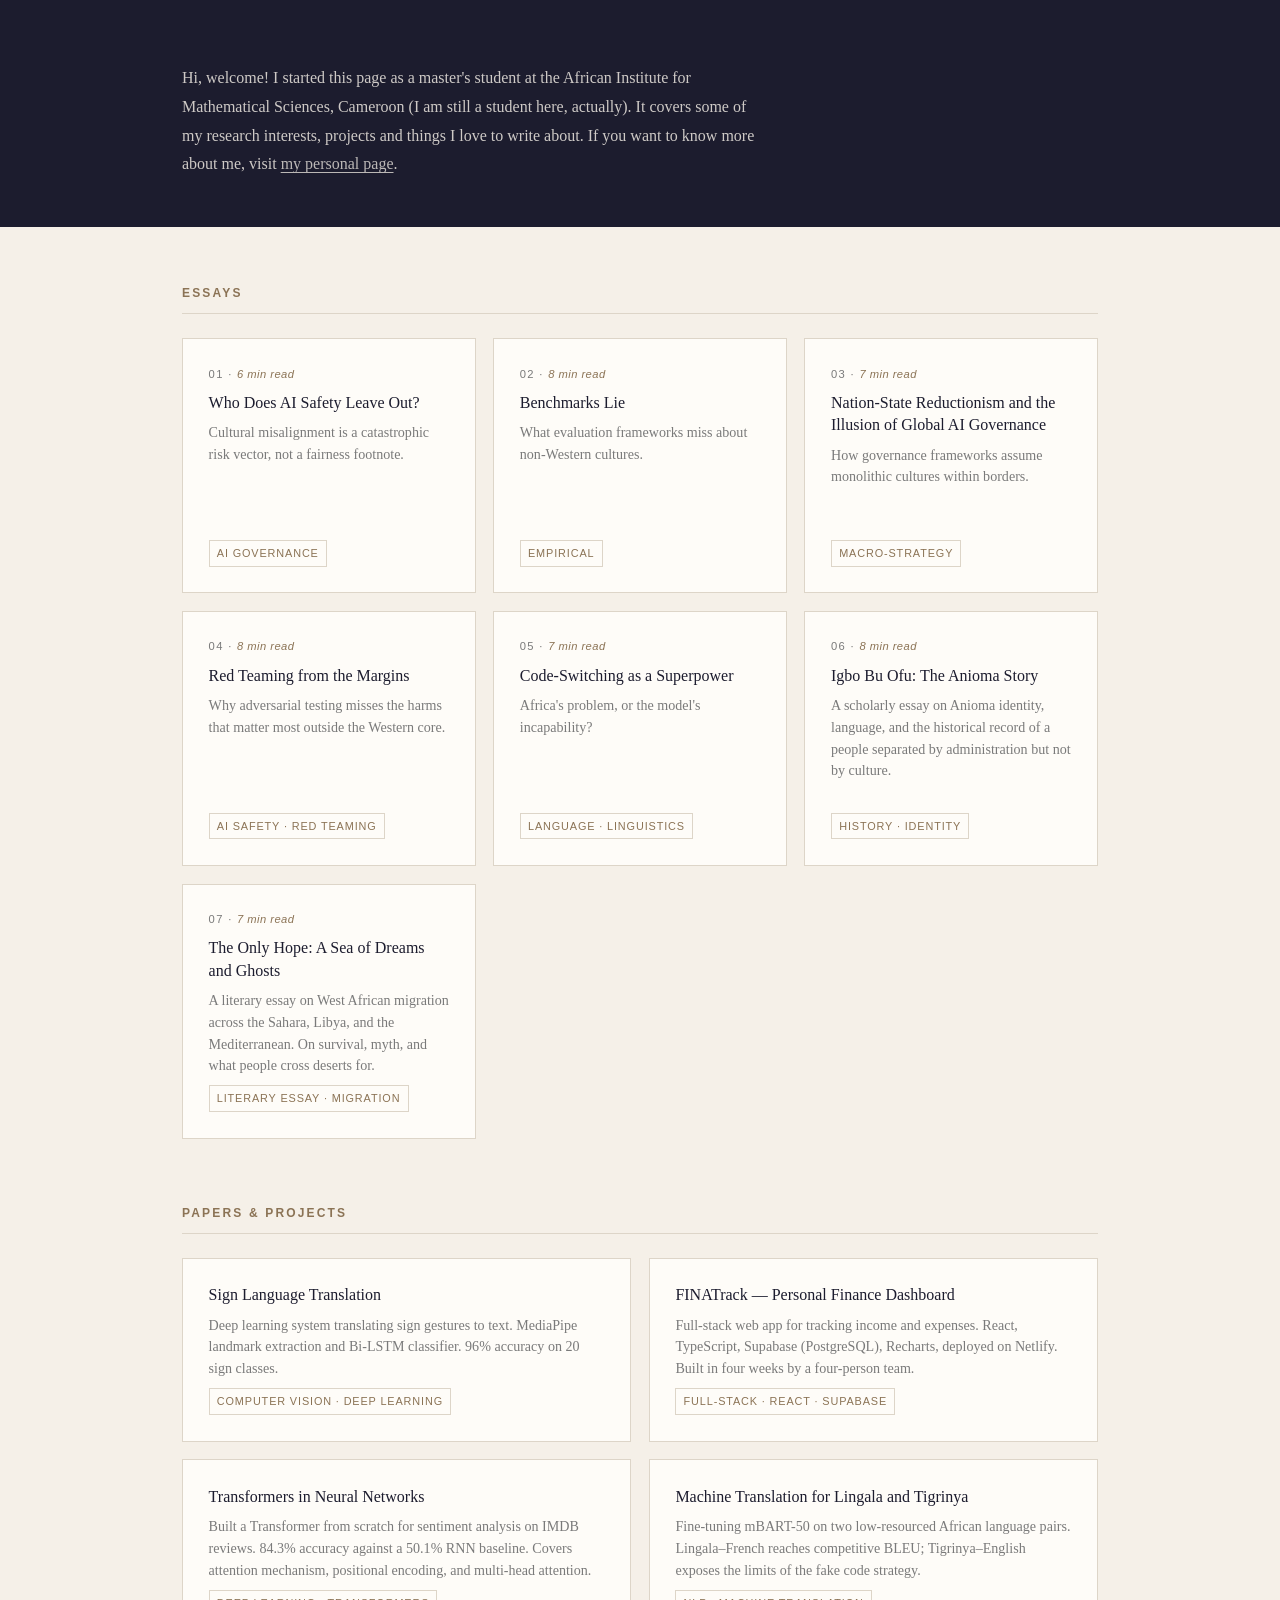
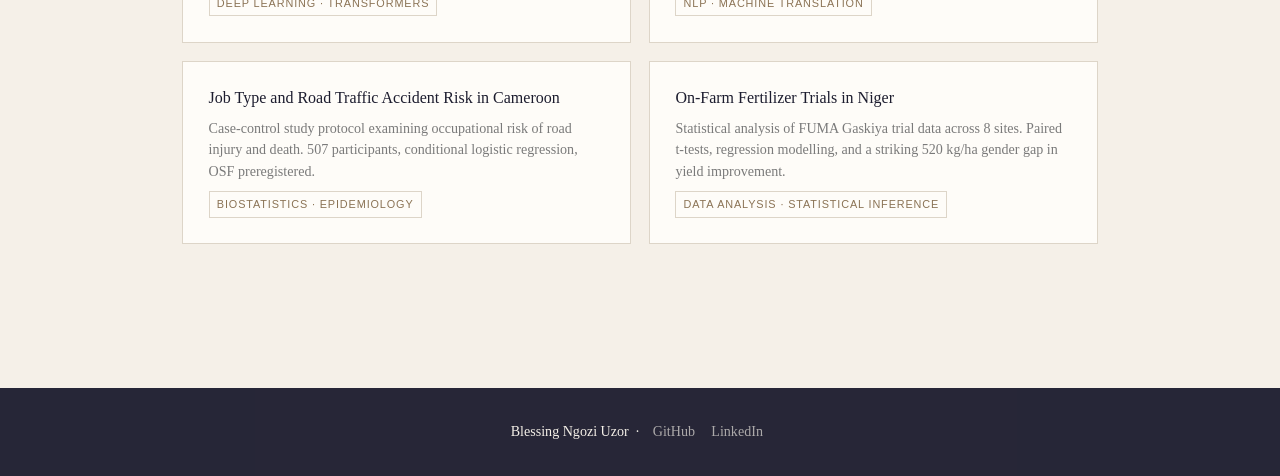
<file: index.html>
<!DOCTYPE html>
<html lang="en">
<head>
    <meta charset="UTF-8">
    <meta name="viewport" content="width=device-width, initial-scale=1.0">
    <title>Perspectives — Blessing Ngozi Uzor</title>
    <link rel="stylesheet" href="style.css">
</head>
<body>

    <header>
        <div class="container">
            <p class="welcome">Hi, welcome! I started this page as a master's student at the African Institute for Mathematical Sciences, Cameroon (I am still a student here, actually). It covers some of my research interests, projects and things I love to write about. If you want to know more about me, visit <a href="https://ngozi-uzor.github.io/BlessingNgoziUzor.github.io/" target="_blank" rel="noopener">my personal page</a>.</p>
        </div>
    </header>

    <main>

        <!-- Essays -->
        <section>
            <h2 class="section-title">Essays</h2>
            <div class="grid">

                <a href="blog/who-does-ai-safety-leave-out.html" class="card">
                    <span class="card-number">01 &middot; <span class="read-time">6 min read</span></span>
                    <h3>Who Does AI Safety Leave Out?</h3>
                    <p>Cultural misalignment is a catastrophic risk vector, not a fairness footnote.</p>
                    <span class="tag">AI Governance</span>
                </a>

                <a href="blog/benchmarks-lie.html" class="card">
                    <span class="card-number">02 &middot; <span class="read-time">8 min read</span></span>
                    <h3>Benchmarks Lie</h3>
                    <p>What evaluation frameworks miss about non-Western cultures.</p>
                    <span class="tag">Empirical</span>
                </a>

                <a href="blog/nation-state-reductionism.html" class="card">
                    <span class="card-number">03 &middot; <span class="read-time">7 min read</span></span>
                    <h3>Nation-State Reductionism and the Illusion of Global AI Governance</h3>
                    <p>How governance frameworks assume monolithic cultures within borders.</p>
                    <span class="tag">Macro-Strategy</span>
                </a>

                <a href="blog/red-teaming-from-the-margins.html" class="card">
                    <span class="card-number">04 &middot; <span class="read-time">8 min read</span></span>
                    <h3>Red Teaming from the Margins</h3>
                    <p>Why adversarial testing misses the harms that matter most outside the Western core.</p>
                    <span class="tag">AI Safety &middot; Red Teaming</span>
                </a>


                <a href="blog/code-switching-as-a-superpower.html" class="card">
                    <span class="card-number">05 &middot; <span class="read-time">7 min read</span></span>
                    <h3>Code-Switching as a Superpower</h3>
                    <p>Africa's problem, or the model's incapability?</p>
                    <span class="tag">Language &middot; Linguistics</span>
                </a>

                <a href="https://ngozi-uzor.github.io/ANIOMA/" class="card" target="_blank" rel="noopener">
                    <span class="card-number">06 &middot; <span class="read-time">8 min read</span></span>
                    <h3>Igbo Bu Ofu: The Anioma Story</h3>
                    <p>A scholarly essay on Anioma identity, language, and the historical record of a people separated by administration but not by culture.</p>
                    <span class="tag">History &middot; Identity</span>
                </a>

                <a href="https://ngozi-uzor.github.io/The-Only-Hope/" class="card" target="_blank" rel="noopener">
                    <span class="card-number">07 &middot; <span class="read-time">7 min read</span></span>
                    <h3>The Only Hope: A Sea of Dreams and Ghosts</h3>
                    <p>A literary essay on West African migration across the Sahara, Libya, and the Mediterranean. On survival, myth, and what people cross deserts for.</p>
                    <span class="tag">Literary Essay &middot; Migration</span>
                </a>

            </div>
        </section>

        <!-- Papers -->
        <section>
            <h2 class="section-title">Papers &amp; Projects</h2>
            <div class="grid grid-papers">

                <a href="projects/sign-language.html" class="card">
                    <h3>Sign Language Translation</h3>
                    <p>Deep learning system translating sign gestures to text. MediaPipe landmark extraction and Bi-LSTM classifier. 96% accuracy on 20 sign classes.</p>
                    <span class="tag">Computer Vision &middot; Deep Learning</span>
                </a>

                <a href="projects/finatrack.html" class="card">
                    <h3>FINATrack — Personal Finance Dashboard</h3>
                    <p>Full-stack web app for tracking income and expenses. React, TypeScript, Supabase (PostgreSQL), Recharts, deployed on Netlify. Built in four weeks by a four-person team.</p>
                    <span class="tag">Full-Stack &middot; React &middot; Supabase</span>
                </a>

                <a href="projects/transformers.html" class="card">
                    <h3>Transformers in Neural Networks</h3>
                    <p>Built a Transformer from scratch for sentiment analysis on IMDB reviews. 84.3% accuracy against a 50.1% RNN baseline. Covers attention mechanism, positional encoding, and multi-head attention.</p>
                    <span class="tag">Deep Learning &middot; Transformers</span>
                </a>

                <a href="projects/machine-translation.html" class="card">
                    <h3>Machine Translation for Lingala and Tigrinya</h3>
                    <p>Fine-tuning mBART-50 on two low-resourced African language pairs. Lingala–French reaches competitive BLEU; Tigrinya–English exposes the limits of the fake code strategy.</p>
                    <span class="tag">NLP &middot; Machine Translation</span>
                </a>

                <a href="projects/road-accident-study.html" class="card">
                    <h3>Job Type and Road Traffic Accident Risk in Cameroon</h3>
                    <p>Case-control study protocol examining occupational risk of road injury and death. 507 participants, conditional logistic regression, OSF preregistered.</p>
                    <span class="tag">Biostatistics &middot; Epidemiology</span>
                </a>

                <a href="projects/fertilizer-trials.html" class="card">
                    <h3>On-Farm Fertilizer Trials in Niger</h3>
                    <p>Statistical analysis of FUMA Gaskiya trial data across 8 sites. Paired t-tests, regression modelling, and a striking 520 kg/ha gender gap in yield improvement.</p>
                    <span class="tag">Data Analysis &middot; Statistical Inference</span>
                </a>


            </div>
        </section>

    </main>

    <footer>
        <div class="container">
            <p>
                Blessing Ngozi Uzor &nbsp;&middot;&nbsp;
                <a href="https://github.com/Ngozi-uzor" target="_blank" rel="noopener">GitHub</a>
                <a href="https://linkedin.com/in/uzor-blessing-ngozi-2a97b01a7" target="_blank" rel="noopener">LinkedIn</a>
            </p>
        </div>
    </footer>

</body>
</html>
</file>
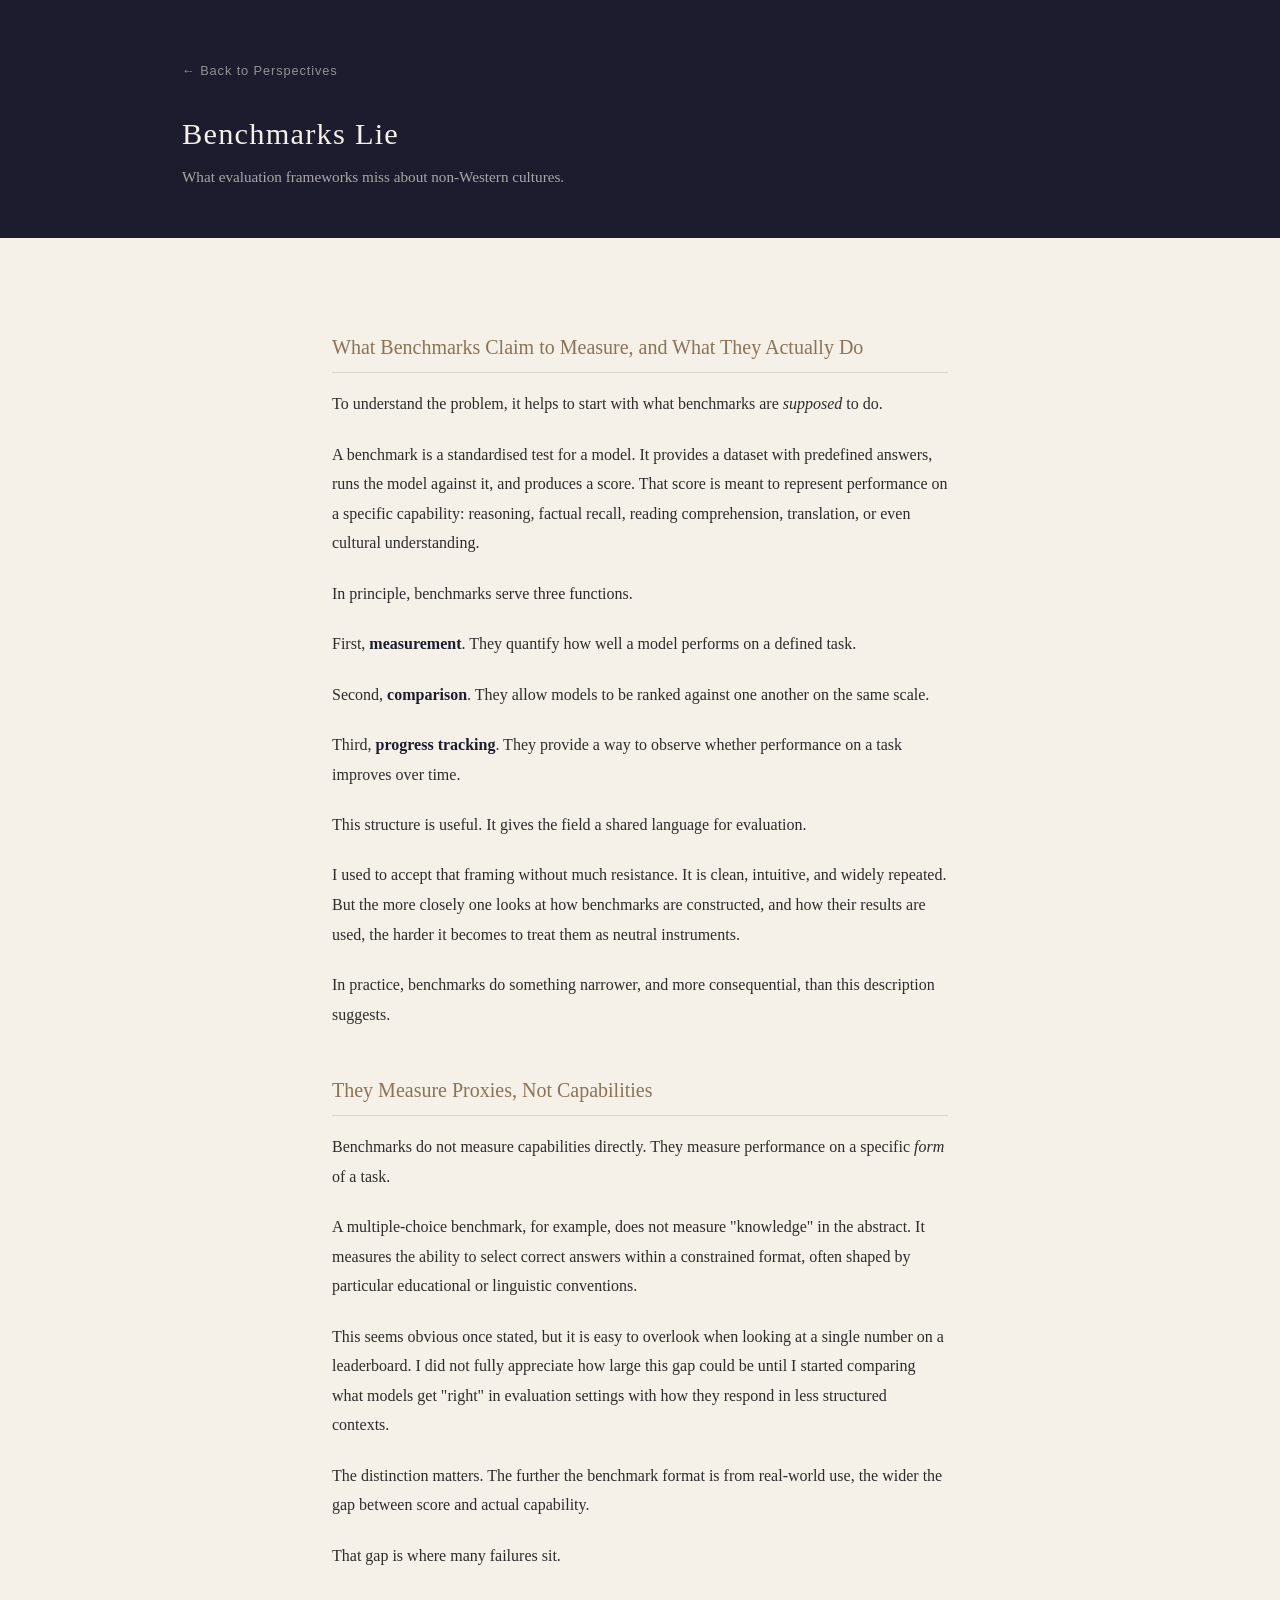
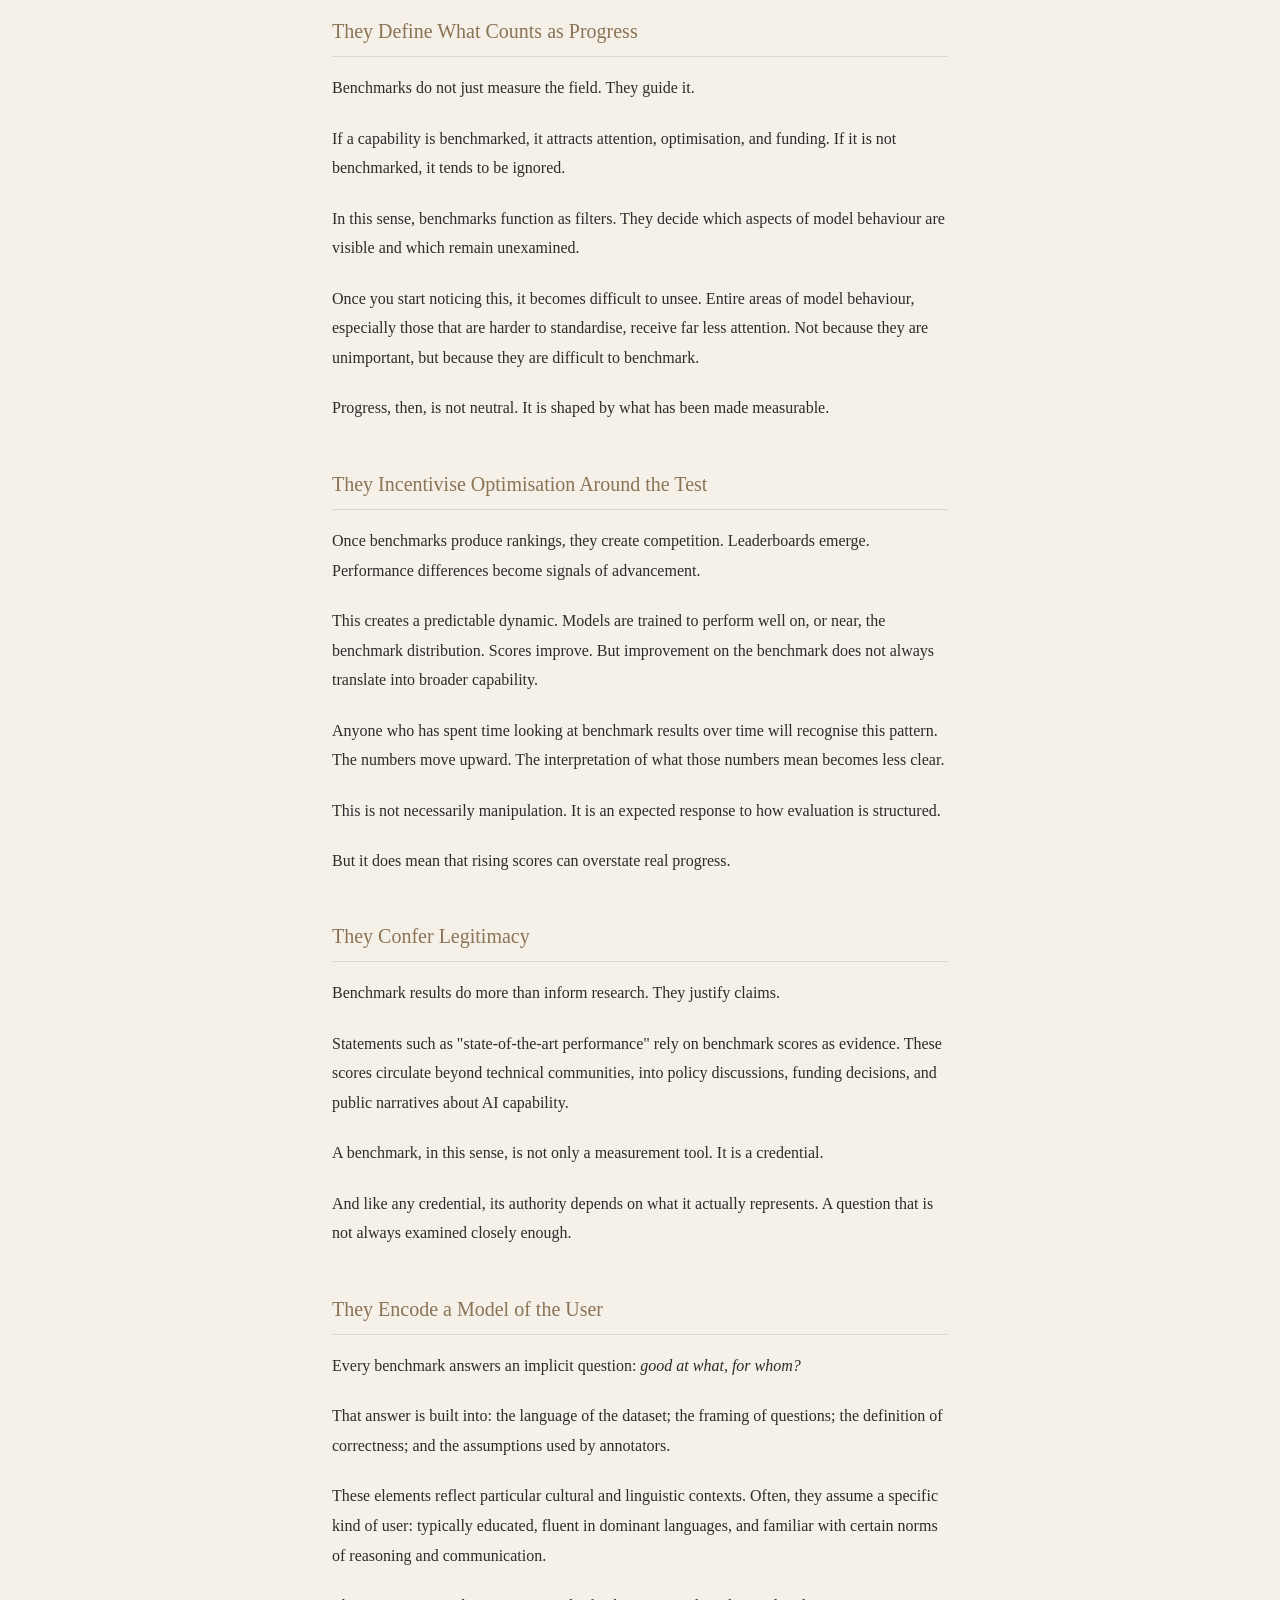
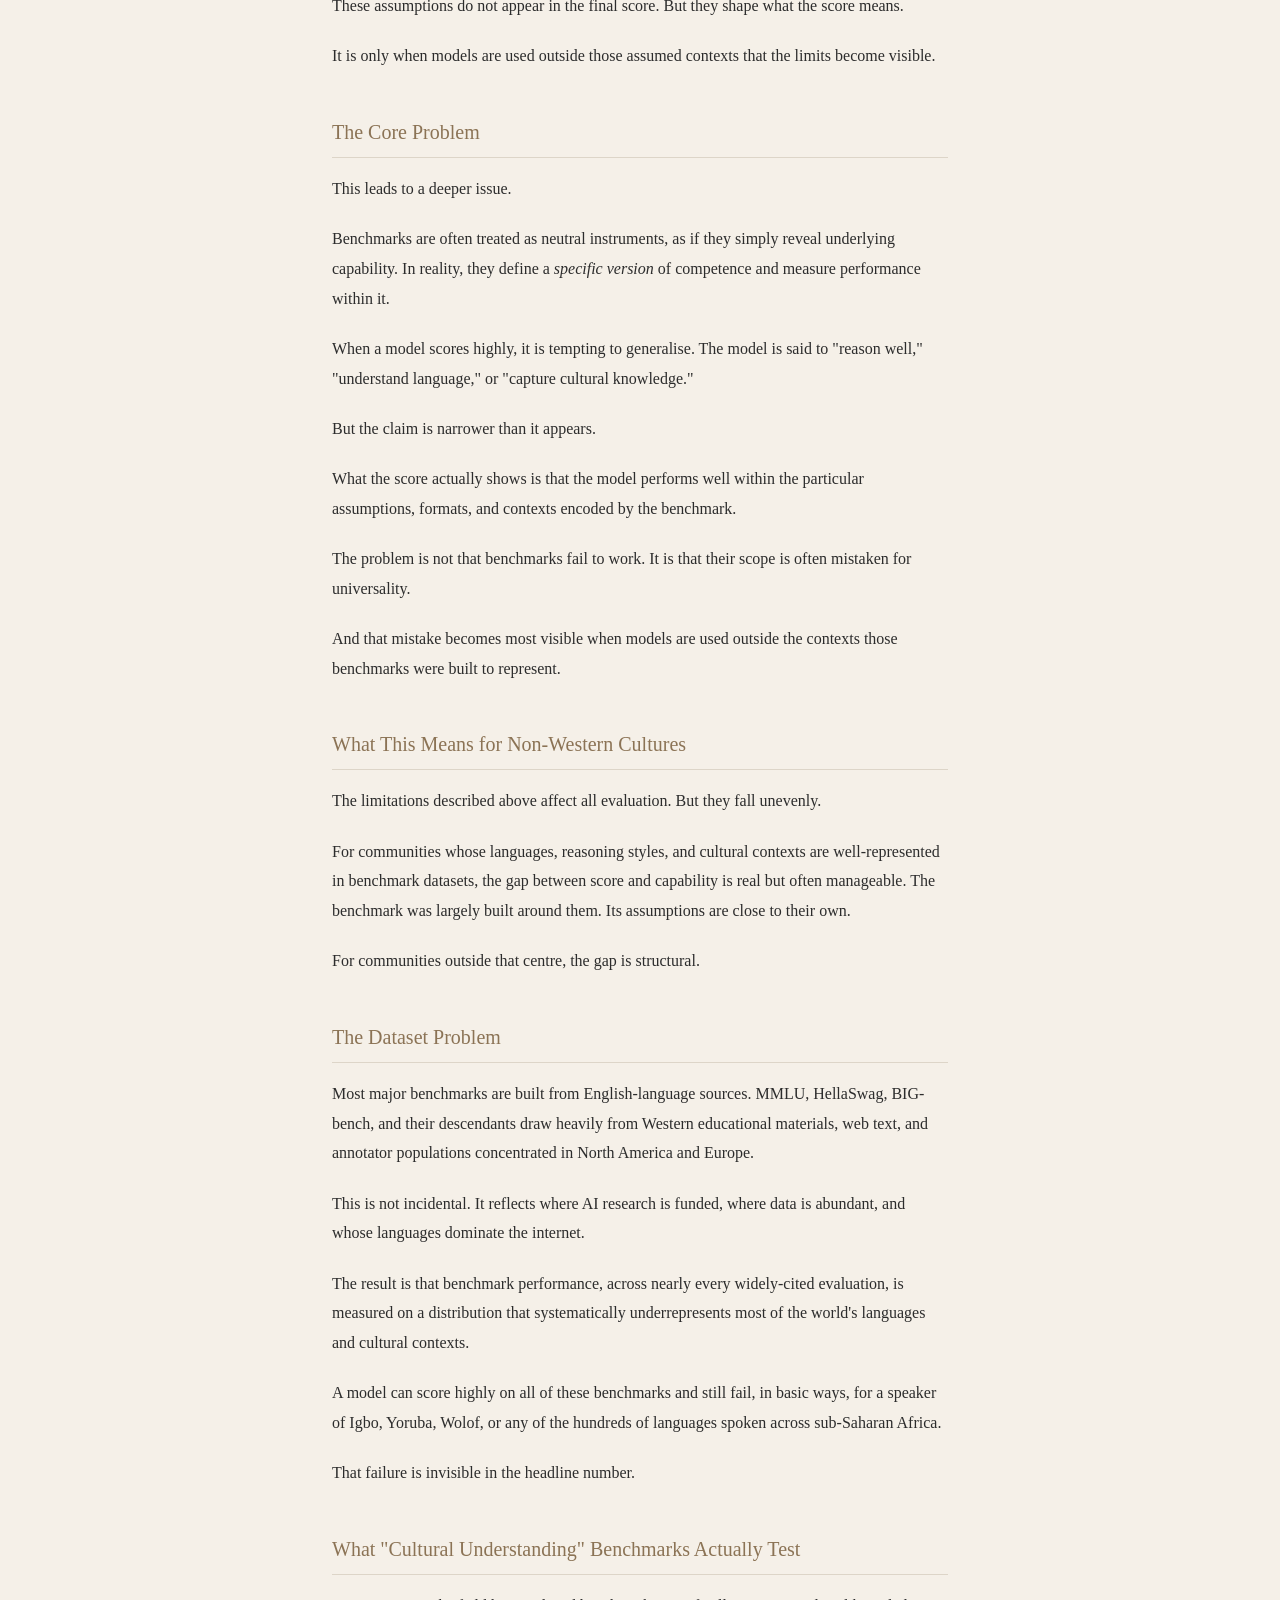
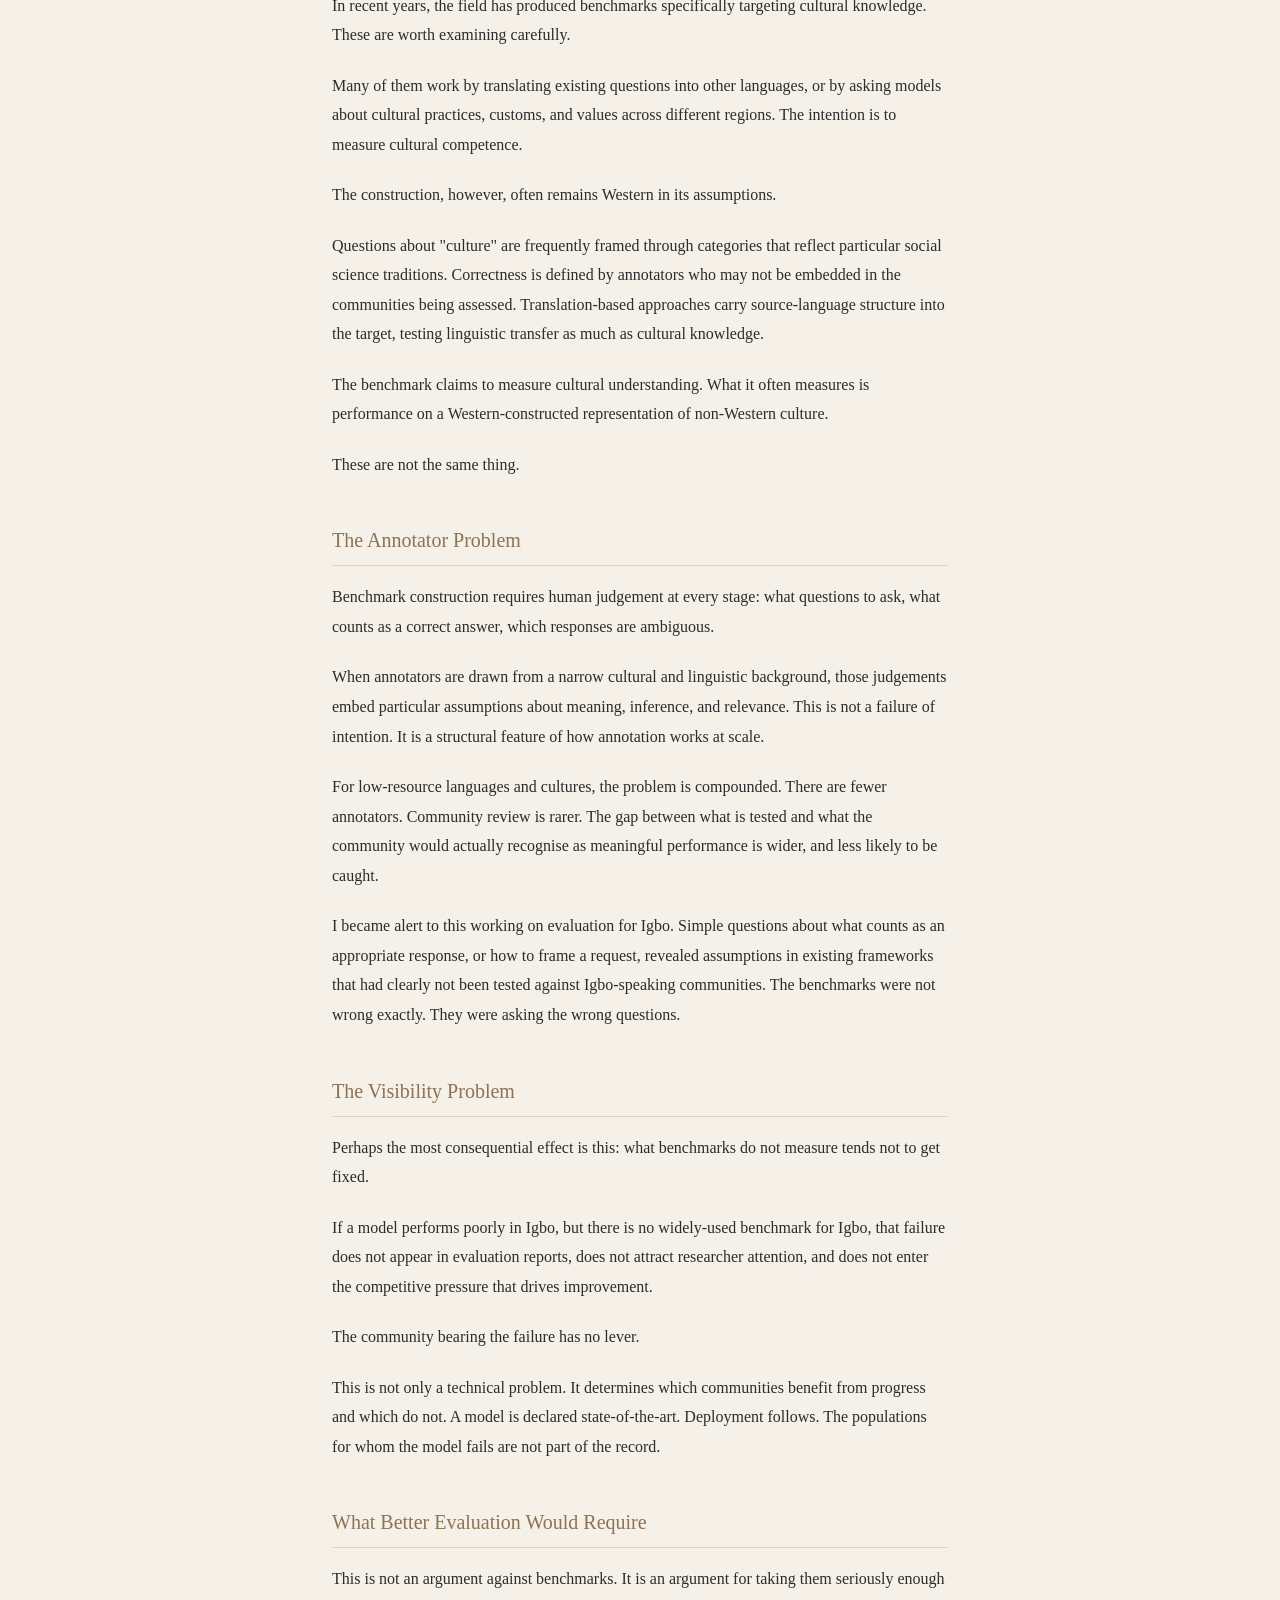
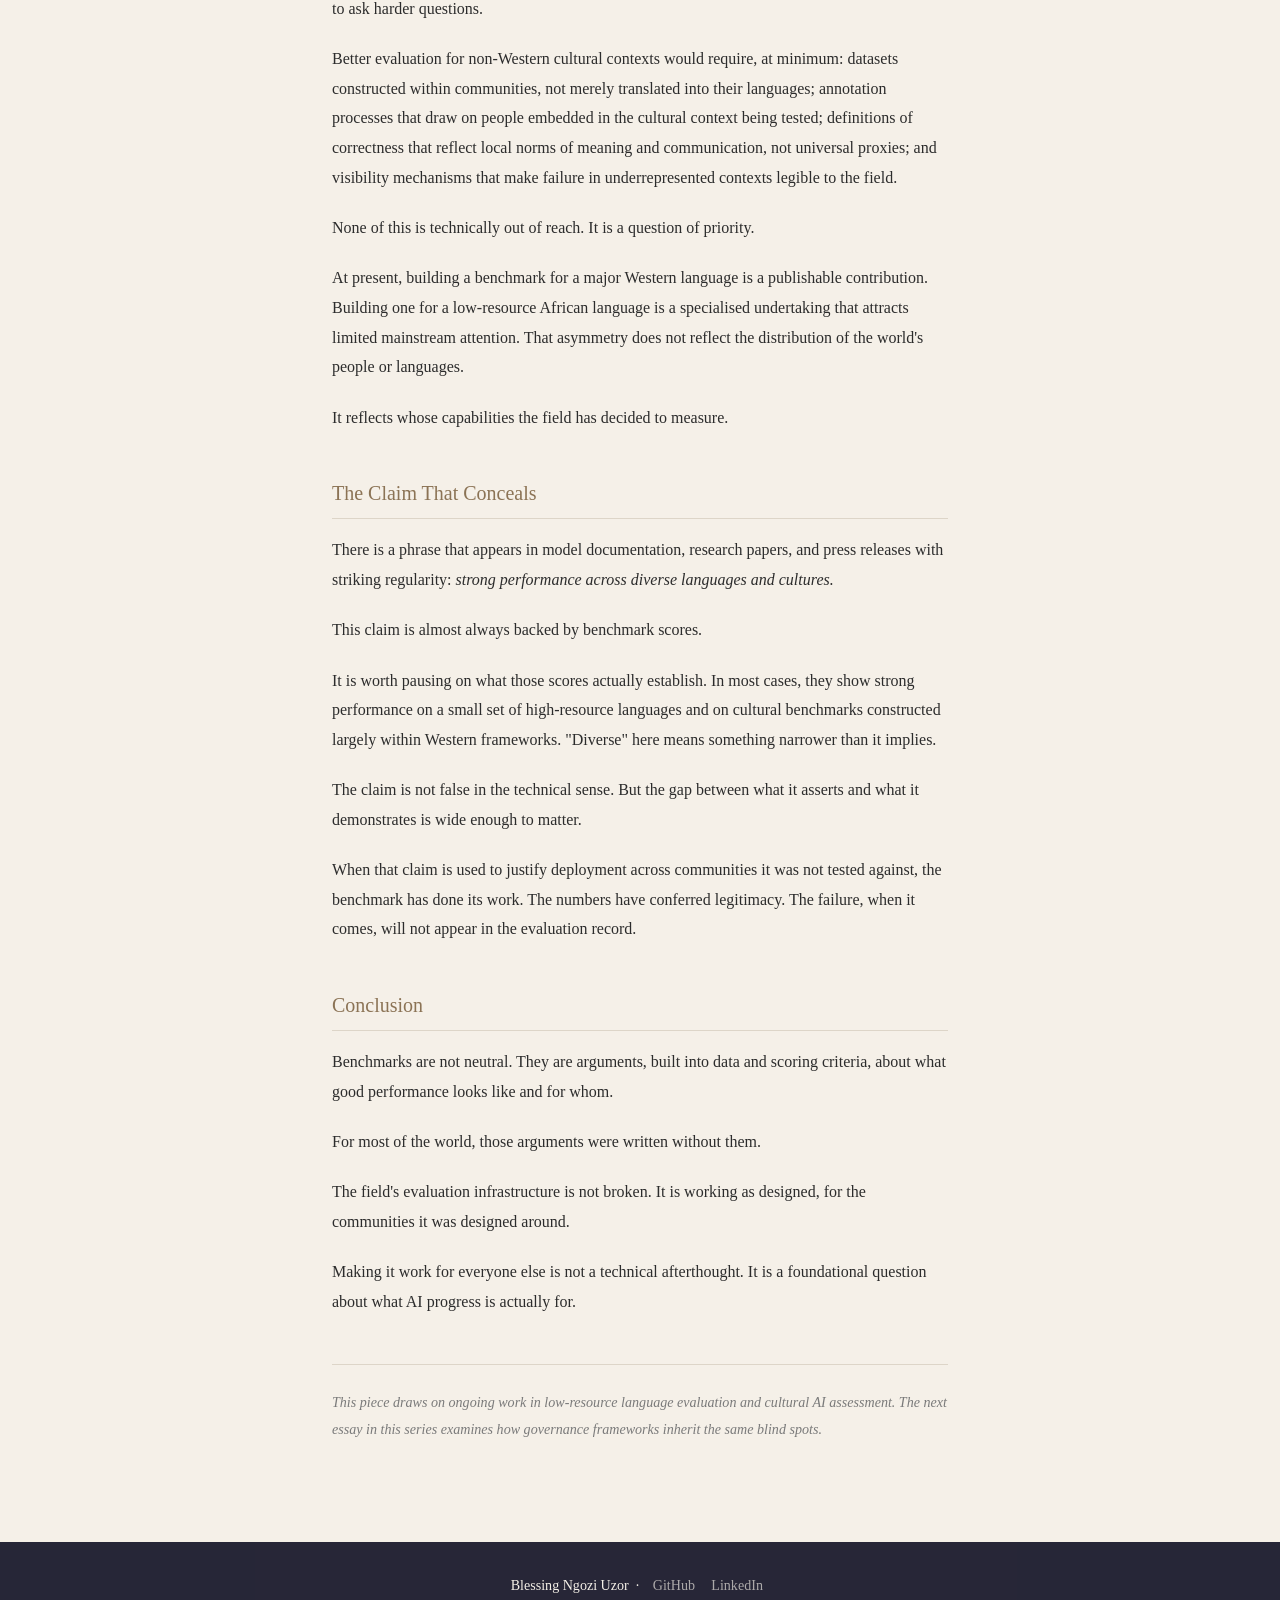
<file: blog/benchmarks-lie.html>
<!DOCTYPE html>
<html lang="en">
<head>
    <meta charset="UTF-8">
    <meta name="viewport" content="width=device-width, initial-scale=1.0">
    <title>Benchmarks Lie — Blessing Ngozi Uzor</title>
    <link rel="stylesheet" href="../style.css">
</head>
<body>

    <header class="post-header">
        <div class="container">
            <a href="../index.html" class="back-link">&larr; Back to Perspectives</a>
            <h1>Benchmarks Lie</h1>
            <p class="subtitle">What evaluation frameworks miss about non-Western cultures.</p>
        </div>
    </header>

    <article class="post-body">

        <h2>What Benchmarks Claim to Measure, and What They Actually Do</h2>

        <p>To understand the problem, it helps to start with what benchmarks are <em>supposed</em> to do.</p>

        <p>A benchmark is a standardised test for a model. It provides a dataset with predefined answers, runs the model against it, and produces a score. That score is meant to represent performance on a specific capability: reasoning, factual recall, reading comprehension, translation, or even cultural understanding.</p>

        <p>In principle, benchmarks serve three functions.</p>

        <p>First, <strong>measurement</strong>. They quantify how well a model performs on a defined task.</p>

        <p>Second, <strong>comparison</strong>. They allow models to be ranked against one another on the same scale.</p>

        <p>Third, <strong>progress tracking</strong>. They provide a way to observe whether performance on a task improves over time.</p>

        <p>This structure is useful. It gives the field a shared language for evaluation.</p>

        <p>I used to accept that framing without much resistance. It is clean, intuitive, and widely repeated. But the more closely one looks at how benchmarks are constructed, and how their results are used, the harder it becomes to treat them as neutral instruments.</p>

        <p>In practice, benchmarks do something narrower, and more consequential, than this description suggests.</p>

        <h2>They Measure Proxies, Not Capabilities</h2>

        <p>Benchmarks do not measure capabilities directly. They measure performance on a specific <em>form</em> of a task.</p>

        <p>A multiple-choice benchmark, for example, does not measure "knowledge" in the abstract. It measures the ability to select correct answers within a constrained format, often shaped by particular educational or linguistic conventions.</p>

        <p>This seems obvious once stated, but it is easy to overlook when looking at a single number on a leaderboard. I did not fully appreciate how large this gap could be until I started comparing what models get "right" in evaluation settings with how they respond in less structured contexts.</p>

        <p>The distinction matters. The further the benchmark format is from real-world use, the wider the gap between score and actual capability.</p>

        <p>That gap is where many failures sit.</p>

        <h2>They Define What Counts as Progress</h2>

        <p>Benchmarks do not just measure the field. They guide it.</p>

        <p>If a capability is benchmarked, it attracts attention, optimisation, and funding. If it is not benchmarked, it tends to be ignored.</p>

        <p>In this sense, benchmarks function as filters. They decide which aspects of model behaviour are visible and which remain unexamined.</p>

        <p>Once you start noticing this, it becomes difficult to unsee. Entire areas of model behaviour, especially those that are harder to standardise, receive far less attention. Not because they are unimportant, but because they are difficult to benchmark.</p>

        <p>Progress, then, is not neutral. It is shaped by what has been made measurable.</p>

        <h2>They Incentivise Optimisation Around the Test</h2>

        <p>Once benchmarks produce rankings, they create competition. Leaderboards emerge. Performance differences become signals of advancement.</p>

        <p>This creates a predictable dynamic. Models are trained to perform well on, or near, the benchmark distribution. Scores improve. But improvement on the benchmark does not always translate into broader capability.</p>

        <p>Anyone who has spent time looking at benchmark results over time will recognise this pattern. The numbers move upward. The interpretation of what those numbers mean becomes less clear.</p>

        <p>This is not necessarily manipulation. It is an expected response to how evaluation is structured.</p>

        <p>But it does mean that rising scores can overstate real progress.</p>

        <h2>They Confer Legitimacy</h2>

        <p>Benchmark results do more than inform research. They justify claims.</p>

        <p>Statements such as "state-of-the-art performance" rely on benchmark scores as evidence. These scores circulate beyond technical communities, into policy discussions, funding decisions, and public narratives about AI capability.</p>

        <p>A benchmark, in this sense, is not only a measurement tool. It is a credential.</p>

        <p>And like any credential, its authority depends on what it actually represents. A question that is not always examined closely enough.</p>

        <h2>They Encode a Model of the User</h2>

        <p>Every benchmark answers an implicit question: <em>good at what, for whom?</em></p>

        <p>That answer is built into: the language of the dataset; the framing of questions; the definition of correctness; and the assumptions used by annotators.</p>

        <p>These elements reflect particular cultural and linguistic contexts. Often, they assume a specific kind of user: typically educated, fluent in dominant languages, and familiar with certain norms of reasoning and communication.</p>

        <p>These assumptions do not appear in the final score. But they shape what the score means.</p>

        <p>It is only when models are used outside those assumed contexts that the limits become visible.</p>

        <h2>The Core Problem</h2>

        <p>This leads to a deeper issue.</p>

        <p>Benchmarks are often treated as neutral instruments, as if they simply reveal underlying capability. In reality, they define a <em>specific version</em> of competence and measure performance within it.</p>

        <p>When a model scores highly, it is tempting to generalise. The model is said to "reason well," "understand language," or "capture cultural knowledge."</p>

        <p>But the claim is narrower than it appears.</p>

        <p>What the score actually shows is that the model performs well within the particular assumptions, formats, and contexts encoded by the benchmark.</p>

        <p>The problem is not that benchmarks fail to work. It is that their scope is often mistaken for universality.</p>

        <p>And that mistake becomes most visible when models are used outside the contexts those benchmarks were built to represent.</p>

        <h2>What This Means for Non-Western Cultures</h2>

        <p>The limitations described above affect all evaluation. But they fall unevenly.</p>

        <p>For communities whose languages, reasoning styles, and cultural contexts are well-represented in benchmark datasets, the gap between score and capability is real but often manageable. The benchmark was largely built around them. Its assumptions are close to their own.</p>

        <p>For communities outside that centre, the gap is structural.</p>

        <h2>The Dataset Problem</h2>

        <p>Most major benchmarks are built from English-language sources. MMLU, HellaSwag, BIG-bench, and their descendants draw heavily from Western educational materials, web text, and annotator populations concentrated in North America and Europe.</p>

        <p>This is not incidental. It reflects where AI research is funded, where data is abundant, and whose languages dominate the internet.</p>

        <p>The result is that benchmark performance, across nearly every widely-cited evaluation, is measured on a distribution that systematically underrepresents most of the world's languages and cultural contexts.</p>

        <p>A model can score highly on all of these benchmarks and still fail, in basic ways, for a speaker of Igbo, Yoruba, Wolof, or any of the hundreds of languages spoken across sub-Saharan Africa.</p>

        <p>That failure is invisible in the headline number.</p>

        <h2>What "Cultural Understanding" Benchmarks Actually Test</h2>

        <p>In recent years, the field has produced benchmarks specifically targeting cultural knowledge. These are worth examining carefully.</p>

        <p>Many of them work by translating existing questions into other languages, or by asking models about cultural practices, customs, and values across different regions. The intention is to measure cultural competence.</p>

        <p>The construction, however, often remains Western in its assumptions.</p>

        <p>Questions about "culture" are frequently framed through categories that reflect particular social science traditions. Correctness is defined by annotators who may not be embedded in the communities being assessed. Translation-based approaches carry source-language structure into the target, testing linguistic transfer as much as cultural knowledge.</p>

        <p>The benchmark claims to measure cultural understanding. What it often measures is performance on a Western-constructed representation of non-Western culture.</p>

        <p>These are not the same thing.</p>

        <h2>The Annotator Problem</h2>

        <p>Benchmark construction requires human judgement at every stage: what questions to ask, what counts as a correct answer, which responses are ambiguous.</p>

        <p>When annotators are drawn from a narrow cultural and linguistic background, those judgements embed particular assumptions about meaning, inference, and relevance. This is not a failure of intention. It is a structural feature of how annotation works at scale.</p>

        <p>For low-resource languages and cultures, the problem is compounded. There are fewer annotators. Community review is rarer. The gap between what is tested and what the community would actually recognise as meaningful performance is wider, and less likely to be caught.</p>

        <p>I became alert to this working on evaluation for Igbo. Simple questions about what counts as an appropriate response, or how to frame a request, revealed assumptions in existing frameworks that had clearly not been tested against Igbo-speaking communities. The benchmarks were not wrong exactly. They were asking the wrong questions.</p>

        <h2>The Visibility Problem</h2>

        <p>Perhaps the most consequential effect is this: what benchmarks do not measure tends not to get fixed.</p>

        <p>If a model performs poorly in Igbo, but there is no widely-used benchmark for Igbo, that failure does not appear in evaluation reports, does not attract researcher attention, and does not enter the competitive pressure that drives improvement.</p>

        <p>The community bearing the failure has no lever.</p>

        <p>This is not only a technical problem. It determines which communities benefit from progress and which do not. A model is declared state-of-the-art. Deployment follows. The populations for whom the model fails are not part of the record.</p>

        <h2>What Better Evaluation Would Require</h2>

        <p>This is not an argument against benchmarks. It is an argument for taking them seriously enough to ask harder questions.</p>

        <p>Better evaluation for non-Western cultural contexts would require, at minimum: datasets constructed within communities, not merely translated into their languages; annotation processes that draw on people embedded in the cultural context being tested; definitions of correctness that reflect local norms of meaning and communication, not universal proxies; and visibility mechanisms that make failure in underrepresented contexts legible to the field.</p>

        <p>None of this is technically out of reach. It is a question of priority.</p>

        <p>At present, building a benchmark for a major Western language is a publishable contribution. Building one for a low-resource African language is a specialised undertaking that attracts limited mainstream attention. That asymmetry does not reflect the distribution of the world's people or languages.</p>

        <p>It reflects whose capabilities the field has decided to measure.</p>

        <h2>The Claim That Conceals</h2>

        <p>There is a phrase that appears in model documentation, research papers, and press releases with striking regularity: <em>strong performance across diverse languages and cultures.</em></p>

        <p>This claim is almost always backed by benchmark scores.</p>

        <p>It is worth pausing on what those scores actually establish. In most cases, they show strong performance on a small set of high-resource languages and on cultural benchmarks constructed largely within Western frameworks. "Diverse" here means something narrower than it implies.</p>

        <p>The claim is not false in the technical sense. But the gap between what it asserts and what it demonstrates is wide enough to matter.</p>

        <p>When that claim is used to justify deployment across communities it was not tested against, the benchmark has done its work. The numbers have conferred legitimacy. The failure, when it comes, will not appear in the evaluation record.</p>

        <h2>Conclusion</h2>

        <p>Benchmarks are not neutral. They are arguments, built into data and scoring criteria, about what good performance looks like and for whom.</p>

        <p>For most of the world, those arguments were written without them.</p>

        <p>The field's evaluation infrastructure is not broken. It is working as designed, for the communities it was designed around.</p>

        <p>Making it work for everyone else is not a technical afterthought. It is a foundational question about what AI progress is actually for.</p>

        <p class="post-note">This piece draws on ongoing work in low-resource language evaluation and cultural AI assessment. The next essay in this series examines how governance frameworks inherit the same blind spots.</p>

    </article>

    <footer>
        <div class="container">
            <p>
                Blessing Ngozi Uzor &nbsp;&middot;&nbsp;
                <a href="https://github.com/Ngozi-uzor" target="_blank" rel="noopener">GitHub</a>
                <a href="https://linkedin.com/in/uzor-blessing-ngozi-2a97b01a7" target="_blank" rel="noopener">LinkedIn</a>
            </p>
        </div>
    </footer>

</body>
</html>
</file>
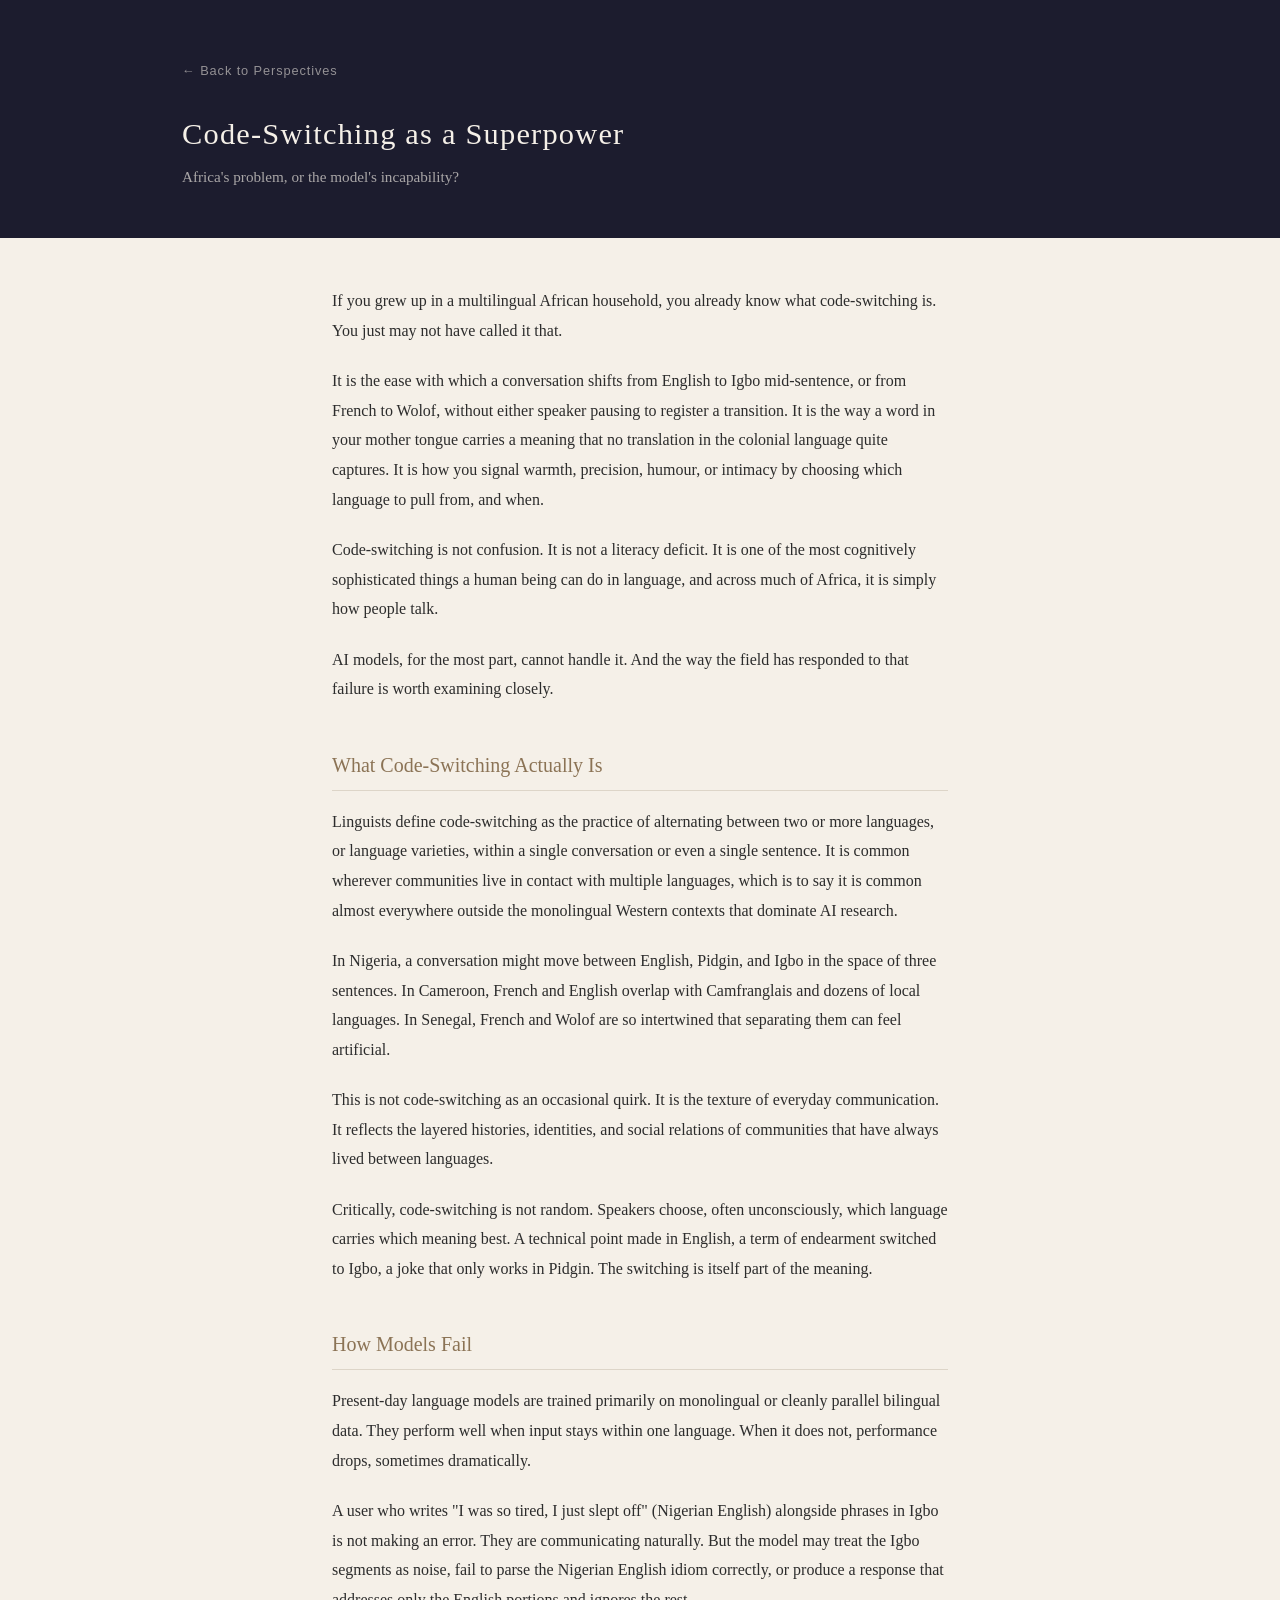
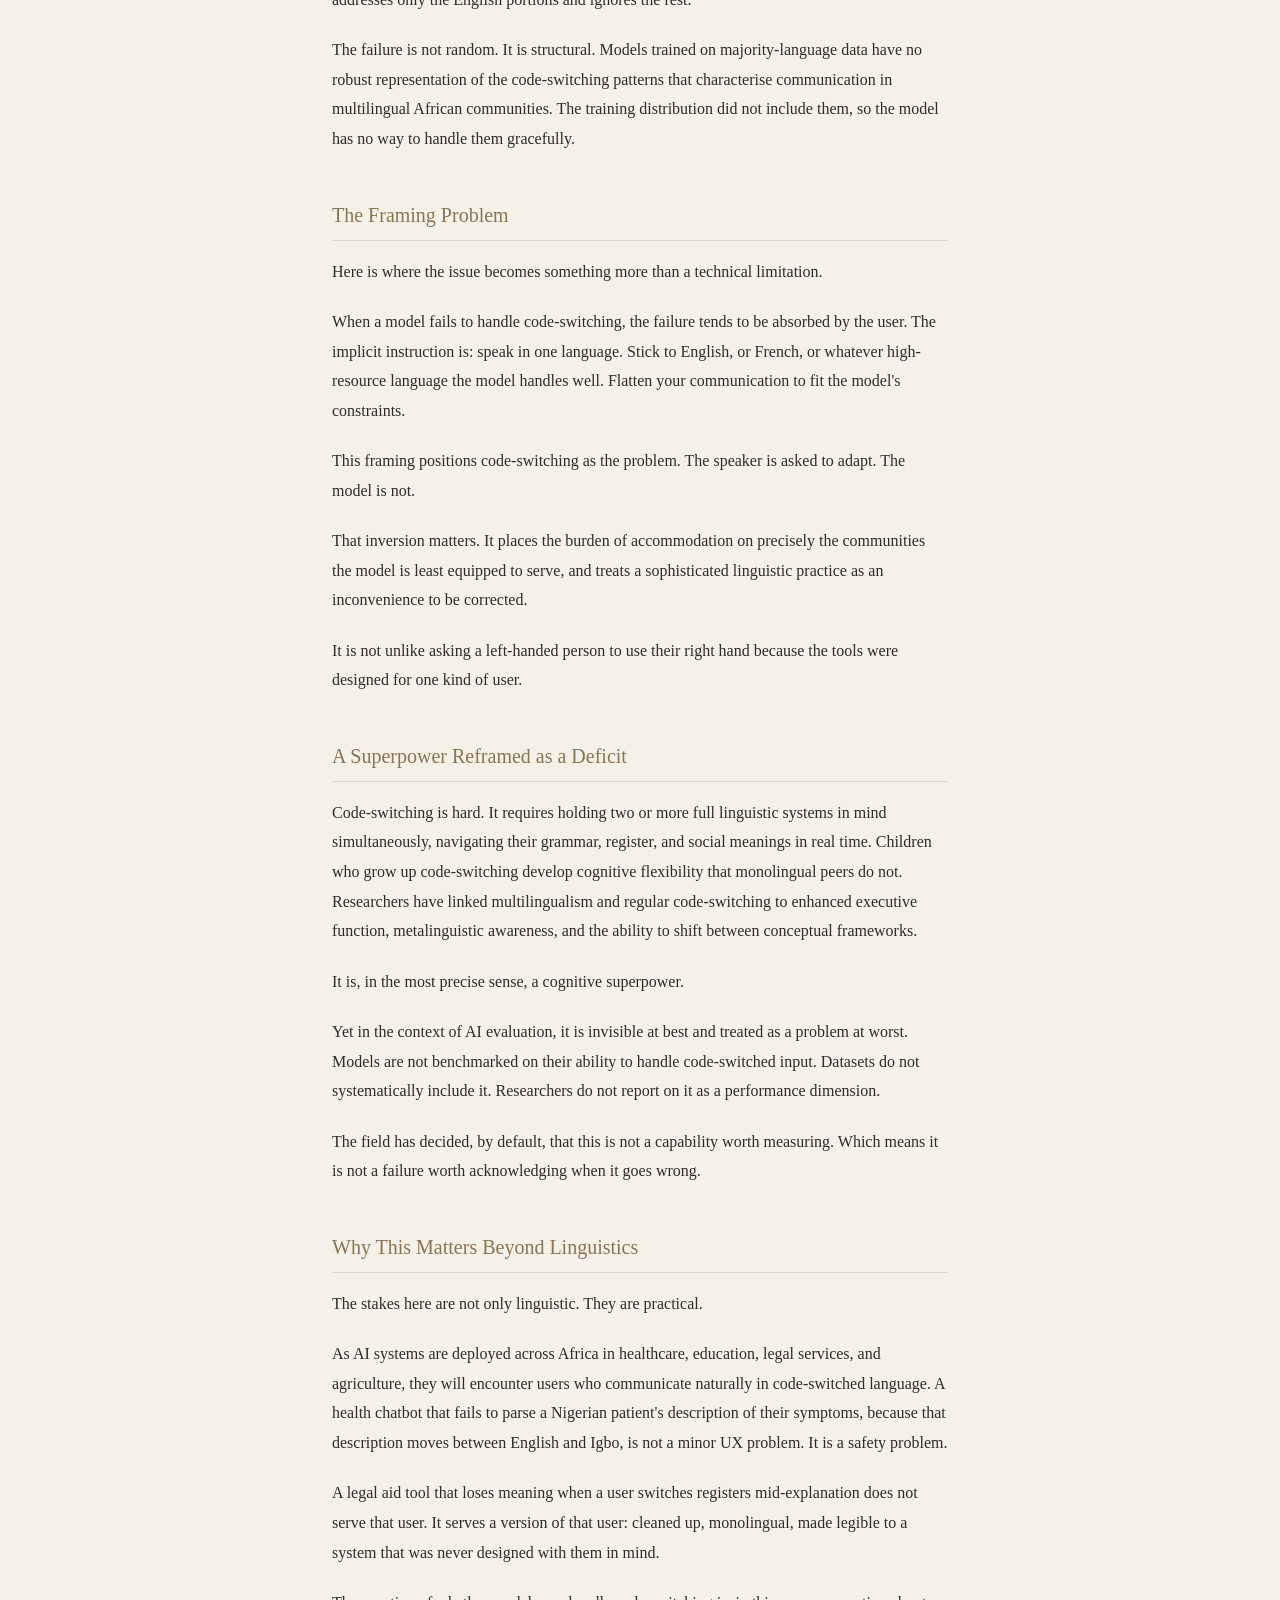
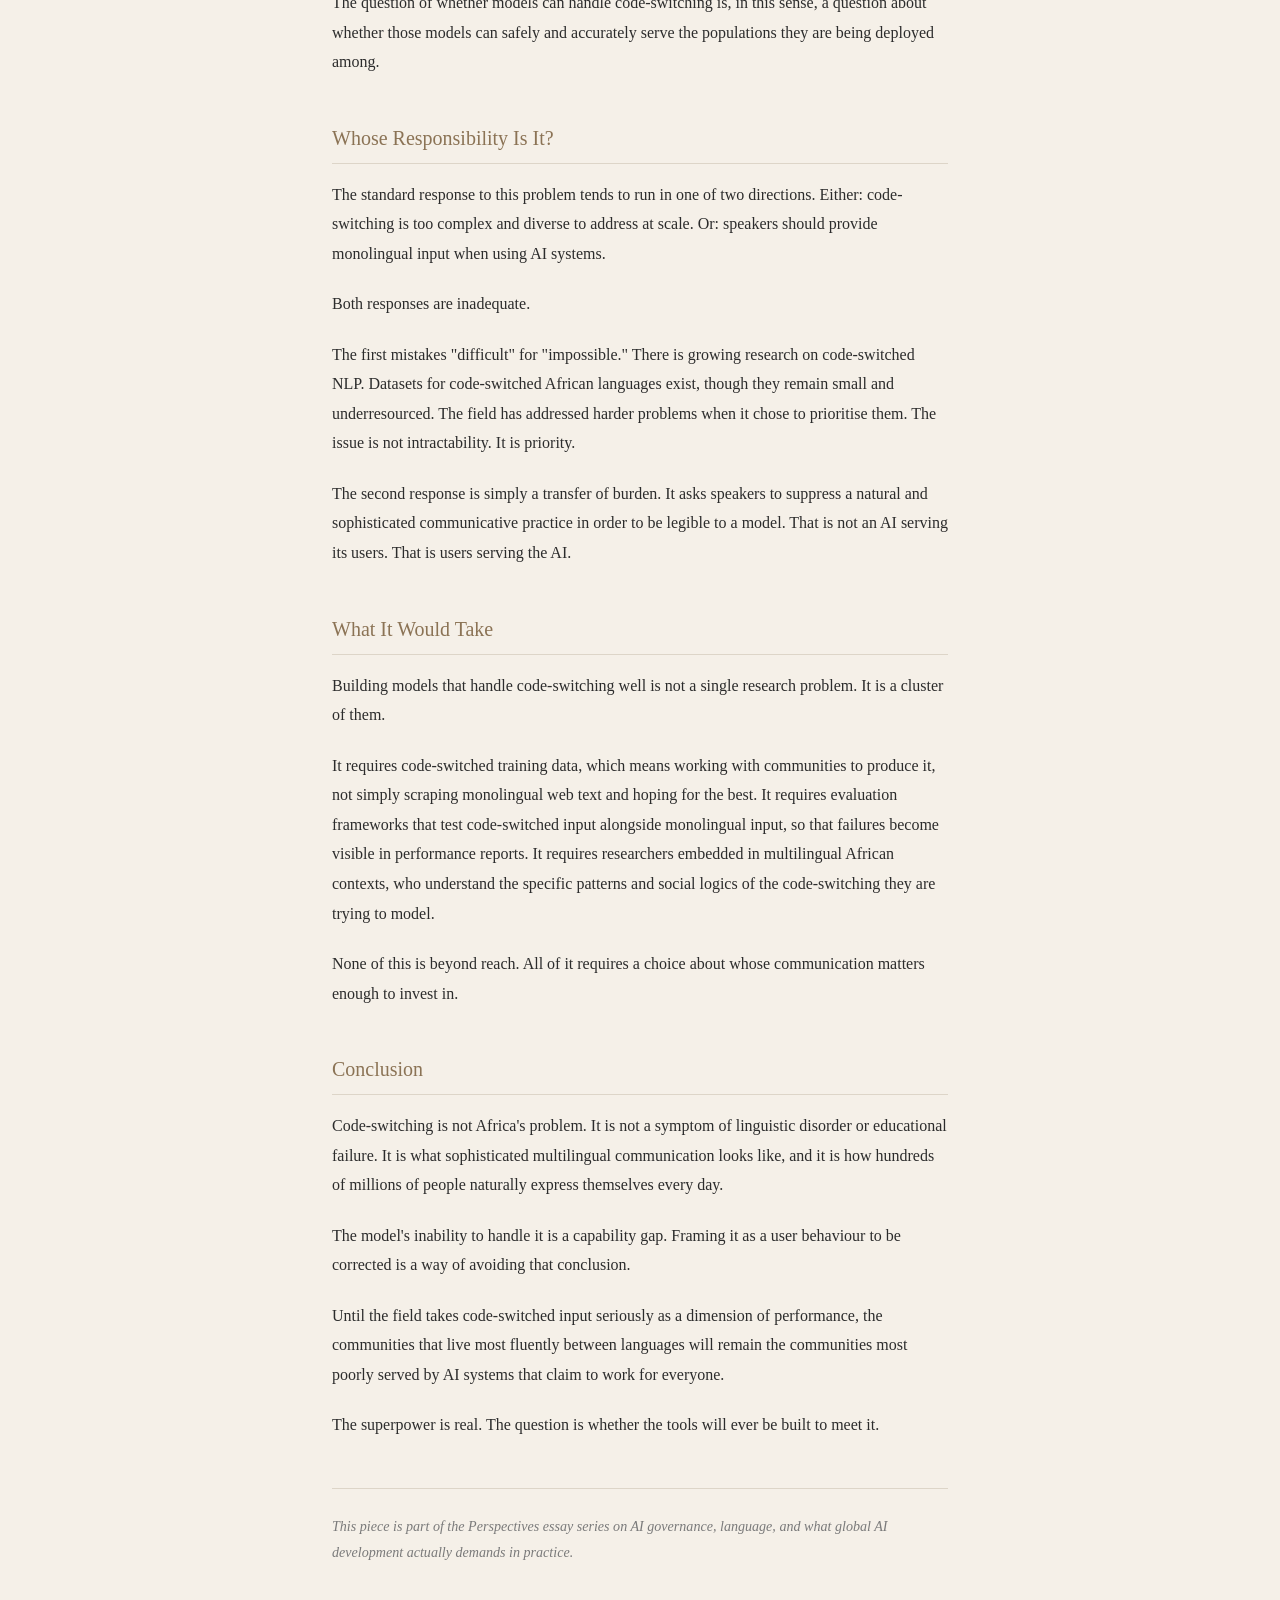
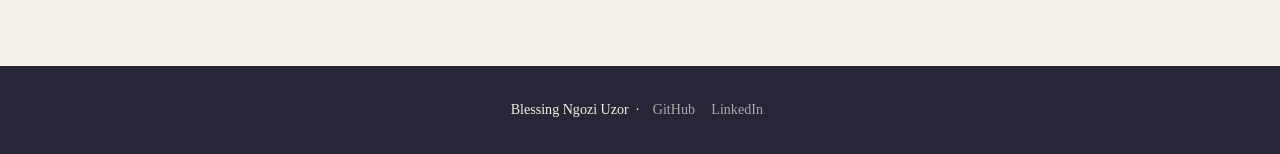
<file: blog/code-switching-as-a-superpower.html>
<!DOCTYPE html>
<html lang="en">
<head>
    <meta charset="UTF-8">
    <meta name="viewport" content="width=device-width, initial-scale=1.0">
    <title>Code-Switching as a Superpower — Blessing Ngozi Uzor</title>
    <link rel="stylesheet" href="../style.css">
</head>
<body>

    <header class="post-header">
        <div class="container">
            <a href="../index.html" class="back-link">&larr; Back to Perspectives</a>
            <h1>Code-Switching as a Superpower</h1>
            <p class="subtitle">Africa's problem, or the model's incapability?</p>
        </div>
    </header>

    <article class="post-body">

        <p>If you grew up in a multilingual African household, you already know what code-switching is. You just may not have called it that.</p>

        <p>It is the ease with which a conversation shifts from English to Igbo mid-sentence, or from French to Wolof, without either speaker pausing to register a transition. It is the way a word in your mother tongue carries a meaning that no translation in the colonial language quite captures. It is how you signal warmth, precision, humour, or intimacy by choosing which language to pull from, and when.</p>

        <p>Code-switching is not confusion. It is not a literacy deficit. It is one of the most cognitively sophisticated things a human being can do in language, and across much of Africa, it is simply how people talk.</p>

        <p>AI models, for the most part, cannot handle it. And the way the field has responded to that failure is worth examining closely.</p>

        <h2>What Code-Switching Actually Is</h2>

        <p>Linguists define code-switching as the practice of alternating between two or more languages, or language varieties, within a single conversation or even a single sentence. It is common wherever communities live in contact with multiple languages, which is to say it is common almost everywhere outside the monolingual Western contexts that dominate AI research.</p>

        <p>In Nigeria, a conversation might move between English, Pidgin, and Igbo in the space of three sentences. In Cameroon, French and English overlap with Camfranglais and dozens of local languages. In Senegal, French and Wolof are so intertwined that separating them can feel artificial.</p>

        <p>This is not code-switching as an occasional quirk. It is the texture of everyday communication. It reflects the layered histories, identities, and social relations of communities that have always lived between languages.</p>

        <p>Critically, code-switching is not random. Speakers choose, often unconsciously, which language carries which meaning best. A technical point made in English, a term of endearment switched to Igbo, a joke that only works in Pidgin. The switching is itself part of the meaning.</p>

        <h2>How Models Fail</h2>

        <p>Present-day language models are trained primarily on monolingual or cleanly parallel bilingual data. They perform well when input stays within one language. When it does not, performance drops, sometimes dramatically.</p>

        <p>A user who writes "I was so tired, I just slept off" (Nigerian English) alongside phrases in Igbo is not making an error. They are communicating naturally. But the model may treat the Igbo segments as noise, fail to parse the Nigerian English idiom correctly, or produce a response that addresses only the English portions and ignores the rest.</p>

        <p>The failure is not random. It is structural. Models trained on majority-language data have no robust representation of the code-switching patterns that characterise communication in multilingual African communities. The training distribution did not include them, so the model has no way to handle them gracefully.</p>

        <h2>The Framing Problem</h2>

        <p>Here is where the issue becomes something more than a technical limitation.</p>

        <p>When a model fails to handle code-switching, the failure tends to be absorbed by the user. The implicit instruction is: speak in one language. Stick to English, or French, or whatever high-resource language the model handles well. Flatten your communication to fit the model's constraints.</p>

        <p>This framing positions code-switching as the problem. The speaker is asked to adapt. The model is not.</p>

        <p>That inversion matters. It places the burden of accommodation on precisely the communities the model is least equipped to serve, and treats a sophisticated linguistic practice as an inconvenience to be corrected.</p>

        <p>It is not unlike asking a left-handed person to use their right hand because the tools were designed for one kind of user.</p>

        <h2>A Superpower Reframed as a Deficit</h2>

        <p>Code-switching is hard. It requires holding two or more full linguistic systems in mind simultaneously, navigating their grammar, register, and social meanings in real time. Children who grow up code-switching develop cognitive flexibility that monolingual peers do not. Researchers have linked multilingualism and regular code-switching to enhanced executive function, metalinguistic awareness, and the ability to shift between conceptual frameworks.</p>

        <p>It is, in the most precise sense, a cognitive superpower.</p>

        <p>Yet in the context of AI evaluation, it is invisible at best and treated as a problem at worst. Models are not benchmarked on their ability to handle code-switched input. Datasets do not systematically include it. Researchers do not report on it as a performance dimension.</p>

        <p>The field has decided, by default, that this is not a capability worth measuring. Which means it is not a failure worth acknowledging when it goes wrong.</p>

        <h2>Why This Matters Beyond Linguistics</h2>

        <p>The stakes here are not only linguistic. They are practical.</p>

        <p>As AI systems are deployed across Africa in healthcare, education, legal services, and agriculture, they will encounter users who communicate naturally in code-switched language. A health chatbot that fails to parse a Nigerian patient's description of their symptoms, because that description moves between English and Igbo, is not a minor UX problem. It is a safety problem.</p>

        <p>A legal aid tool that loses meaning when a user switches registers mid-explanation does not serve that user. It serves a version of that user: cleaned up, monolingual, made legible to a system that was never designed with them in mind.</p>

        <p>The question of whether models can handle code-switching is, in this sense, a question about whether those models can safely and accurately serve the populations they are being deployed among.</p>

        <h2>Whose Responsibility Is It?</h2>

        <p>The standard response to this problem tends to run in one of two directions. Either: code-switching is too complex and diverse to address at scale. Or: speakers should provide monolingual input when using AI systems.</p>

        <p>Both responses are inadequate.</p>

        <p>The first mistakes "difficult" for "impossible." There is growing research on code-switched NLP. Datasets for code-switched African languages exist, though they remain small and underresourced. The field has addressed harder problems when it chose to prioritise them. The issue is not intractability. It is priority.</p>

        <p>The second response is simply a transfer of burden. It asks speakers to suppress a natural and sophisticated communicative practice in order to be legible to a model. That is not an AI serving its users. That is users serving the AI.</p>

        <h2>What It Would Take</h2>

        <p>Building models that handle code-switching well is not a single research problem. It is a cluster of them.</p>

        <p>It requires code-switched training data, which means working with communities to produce it, not simply scraping monolingual web text and hoping for the best. It requires evaluation frameworks that test code-switched input alongside monolingual input, so that failures become visible in performance reports. It requires researchers embedded in multilingual African contexts, who understand the specific patterns and social logics of the code-switching they are trying to model.</p>

        <p>None of this is beyond reach. All of it requires a choice about whose communication matters enough to invest in.</p>

        <h2>Conclusion</h2>

        <p>Code-switching is not Africa's problem. It is not a symptom of linguistic disorder or educational failure. It is what sophisticated multilingual communication looks like, and it is how hundreds of millions of people naturally express themselves every day.</p>

        <p>The model's inability to handle it is a capability gap. Framing it as a user behaviour to be corrected is a way of avoiding that conclusion.</p>

        <p>Until the field takes code-switched input seriously as a dimension of performance, the communities that live most fluently between languages will remain the communities most poorly served by AI systems that claim to work for everyone.</p>

        <p>The superpower is real. The question is whether the tools will ever be built to meet it.</p>

        <p class="post-note">This piece is part of the Perspectives essay series on AI governance, language, and what global AI development actually demands in practice.</p>

    </article>

    <footer>
        <div class="container">
            <p>
                Blessing Ngozi Uzor &nbsp;&middot;&nbsp;
                <a href="https://github.com/Ngozi-uzor" target="_blank" rel="noopener">GitHub</a>
                <a href="https://linkedin.com/in/uzor-blessing-ngozi-2a97b01a7" target="_blank" rel="noopener">LinkedIn</a>
            </p>
        </div>
    </footer>

</body>
</html>
</file>
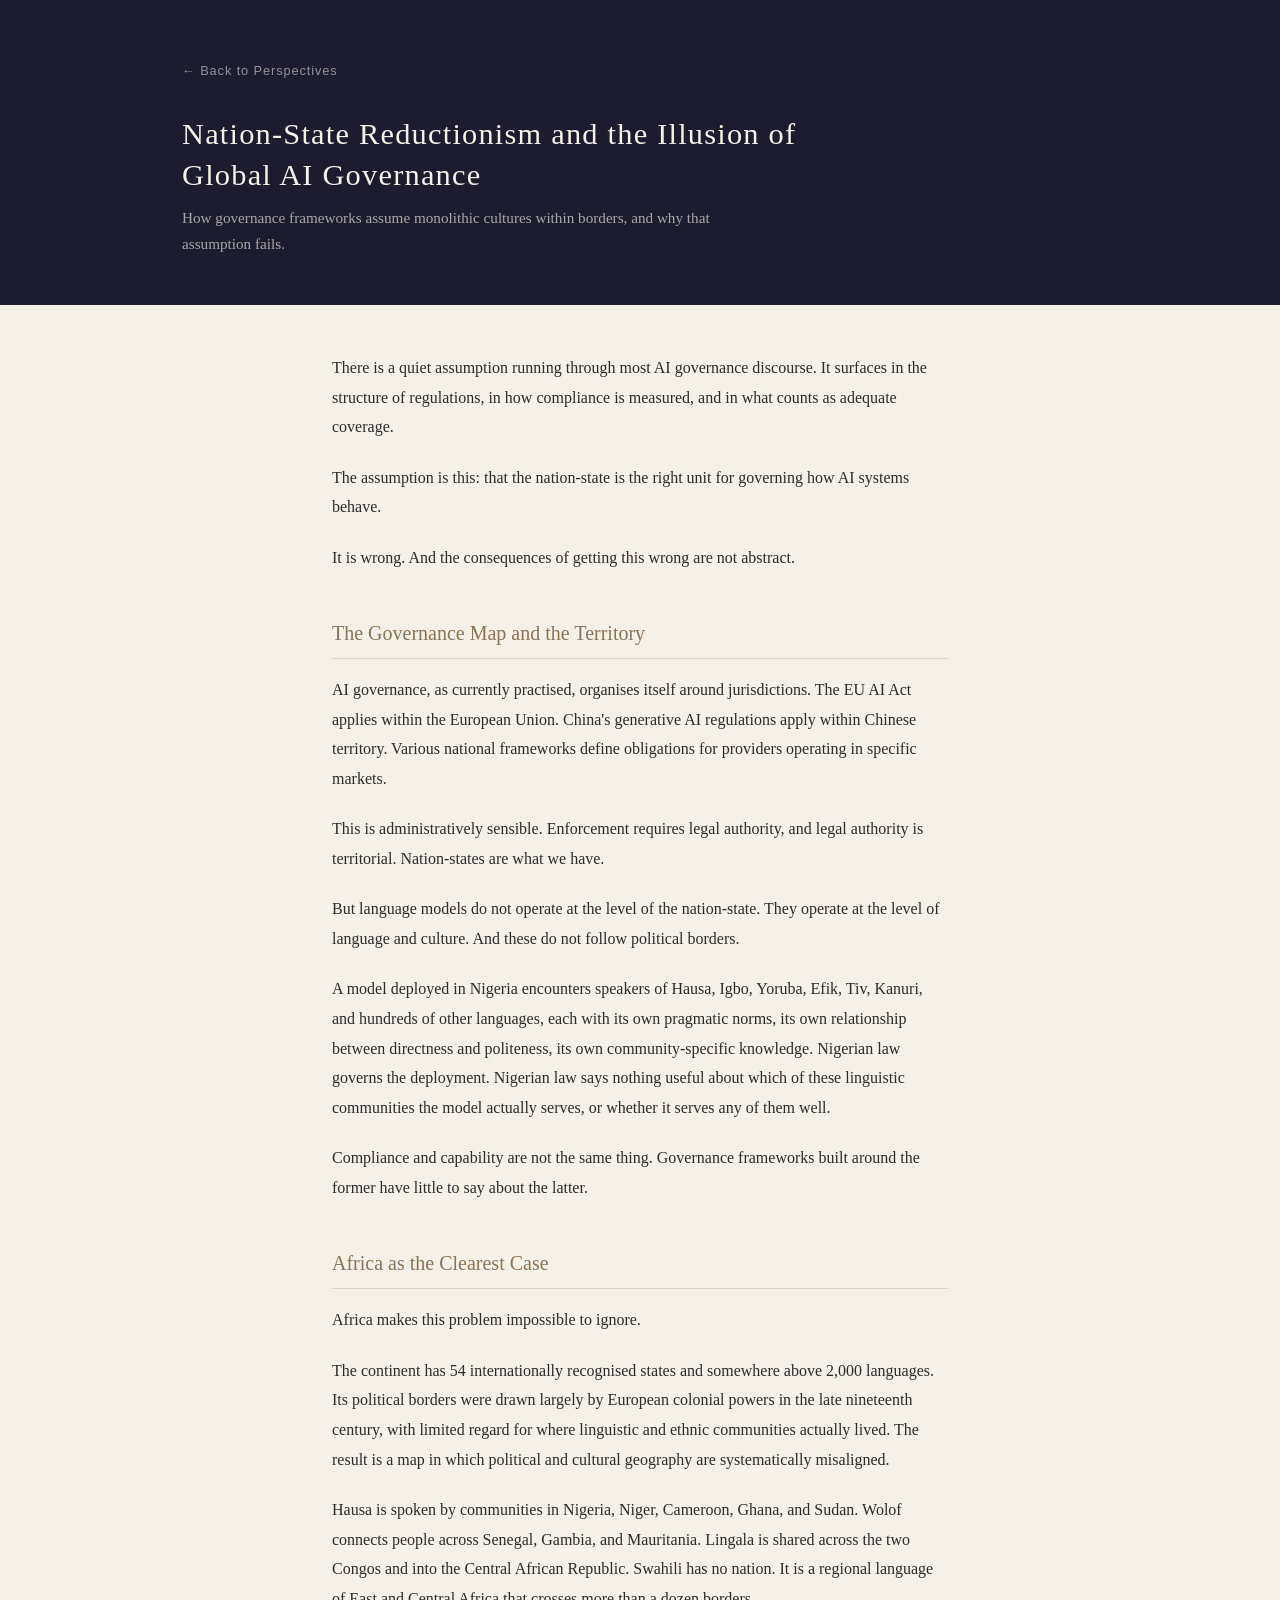
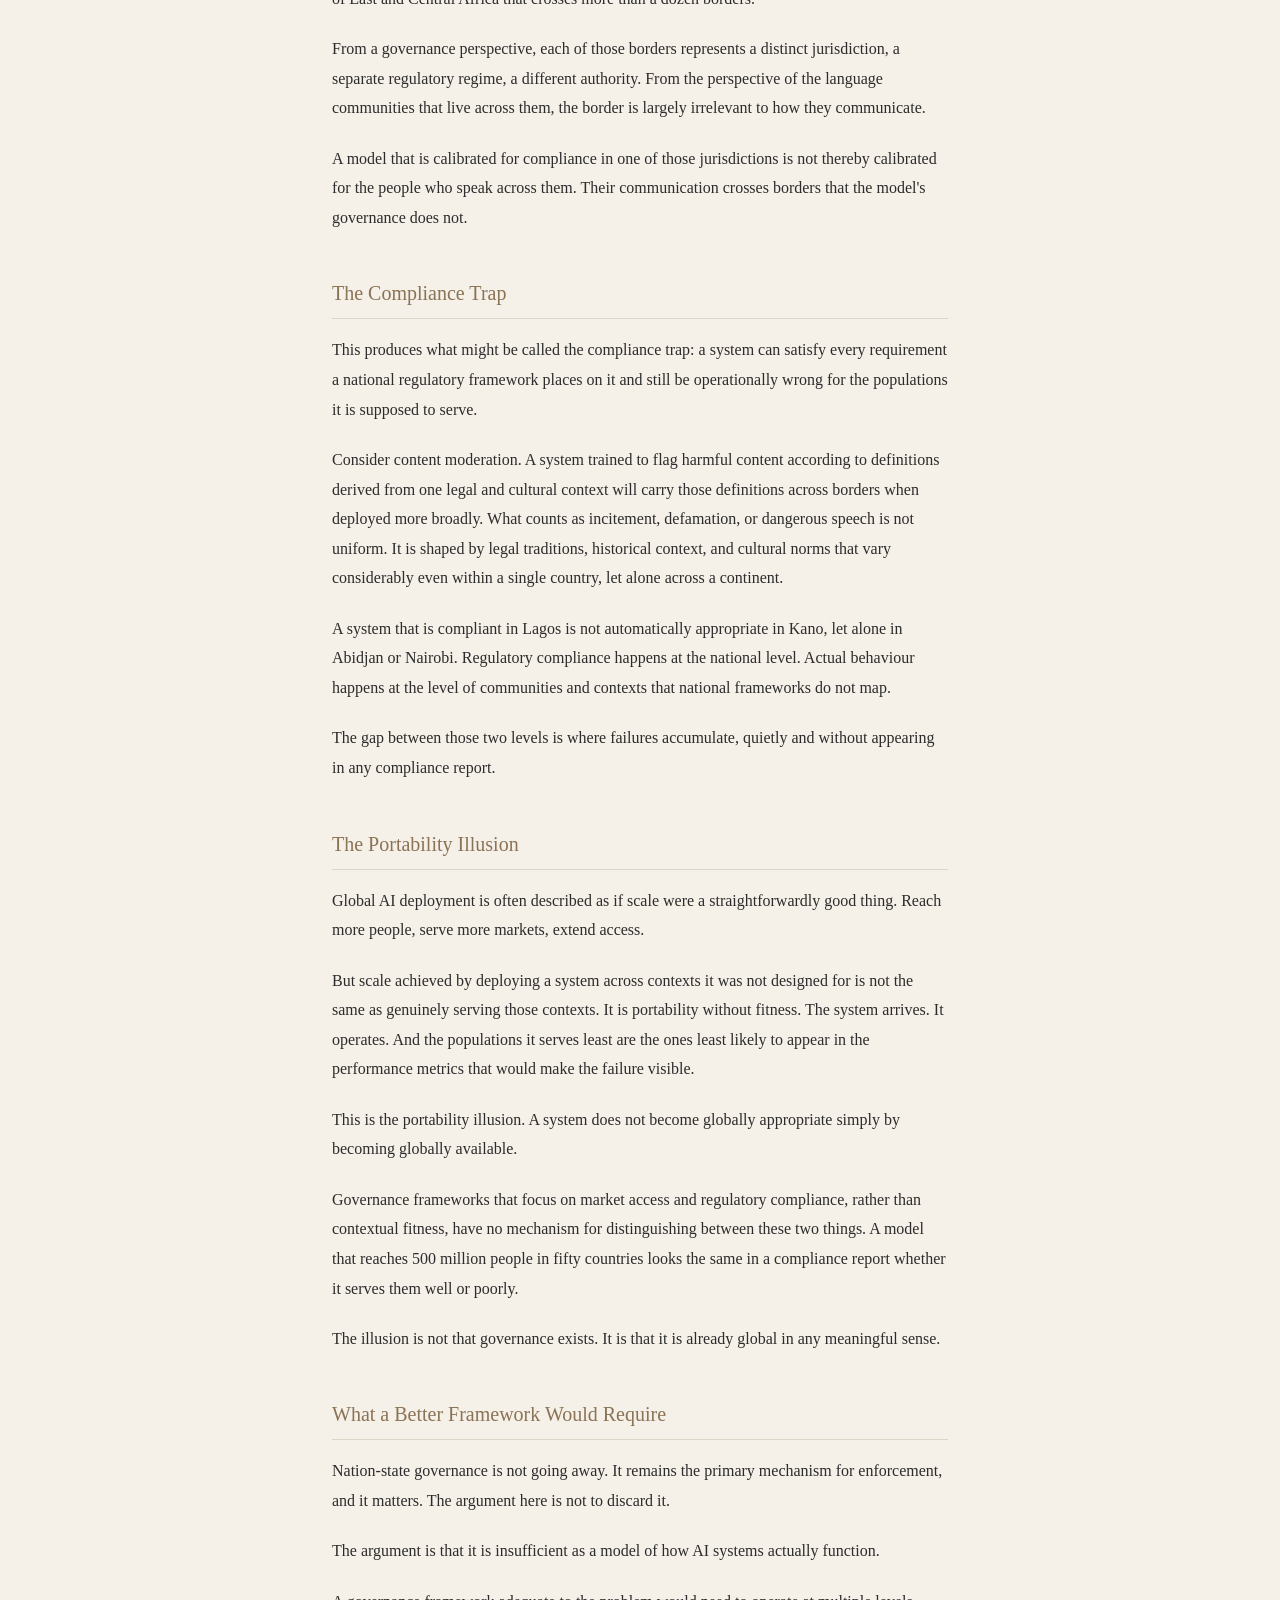
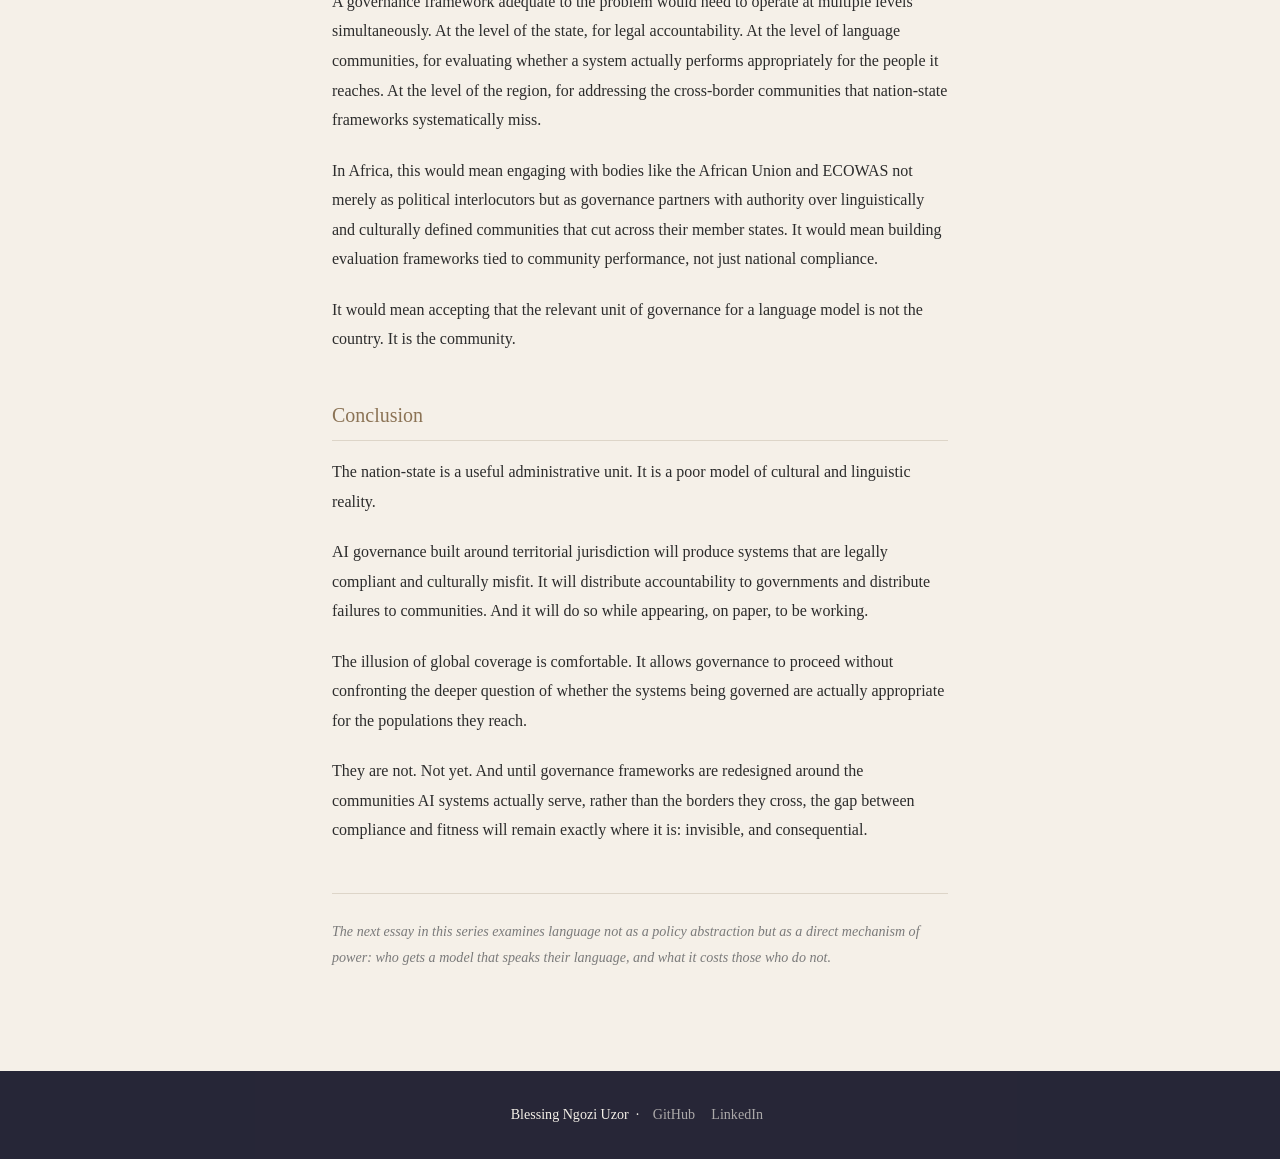
<file: blog/nation-state-reductionism.html>
<!DOCTYPE html>
<html lang="en">
<head>
    <meta charset="UTF-8">
    <meta name="viewport" content="width=device-width, initial-scale=1.0">
    <title>Nation-State Reductionism and the Illusion of Global AI Governance — Blessing Ngozi Uzor</title>
    <link rel="stylesheet" href="../style.css">
</head>
<body>

    <header class="post-header">
        <div class="container">
            <a href="../index.html" class="back-link">&larr; Back to Perspectives</a>
            <h1>Nation-State Reductionism and the Illusion of Global AI Governance</h1>
            <p class="subtitle">How governance frameworks assume monolithic cultures within borders, and why that assumption fails.</p>
        </div>
    </header>

    <article class="post-body">

        <p>There is a quiet assumption running through most AI governance discourse. It surfaces in the structure of regulations, in how compliance is measured, and in what counts as adequate coverage.</p>

        <p>The assumption is this: that the nation-state is the right unit for governing how AI systems behave.</p>

        <p>It is wrong. And the consequences of getting this wrong are not abstract.</p>

        <h2>The Governance Map and the Territory</h2>

        <p>AI governance, as currently practised, organises itself around jurisdictions. The EU AI Act applies within the European Union. China's generative AI regulations apply within Chinese territory. Various national frameworks define obligations for providers operating in specific markets.</p>

        <p>This is administratively sensible. Enforcement requires legal authority, and legal authority is territorial. Nation-states are what we have.</p>

        <p>But language models do not operate at the level of the nation-state. They operate at the level of language and culture. And these do not follow political borders.</p>

        <p>A model deployed in Nigeria encounters speakers of Hausa, Igbo, Yoruba, Efik, Tiv, Kanuri, and hundreds of other languages, each with its own pragmatic norms, its own relationship between directness and politeness, its own community-specific knowledge. Nigerian law governs the deployment. Nigerian law says nothing useful about which of these linguistic communities the model actually serves, or whether it serves any of them well.</p>

        <p>Compliance and capability are not the same thing. Governance frameworks built around the former have little to say about the latter.</p>

        <h2>Africa as the Clearest Case</h2>

        <p>Africa makes this problem impossible to ignore.</p>

        <p>The continent has 54 internationally recognised states and somewhere above 2,000 languages. Its political borders were drawn largely by European colonial powers in the late nineteenth century, with limited regard for where linguistic and ethnic communities actually lived. The result is a map in which political and cultural geography are systematically misaligned.</p>

        <p>Hausa is spoken by communities in Nigeria, Niger, Cameroon, Ghana, and Sudan. Wolof connects people across Senegal, Gambia, and Mauritania. Lingala is shared across the two Congos and into the Central African Republic. Swahili has no nation. It is a regional language of East and Central Africa that crosses more than a dozen borders.</p>

        <p>From a governance perspective, each of those borders represents a distinct jurisdiction, a separate regulatory regime, a different authority. From the perspective of the language communities that live across them, the border is largely irrelevant to how they communicate.</p>

        <p>A model that is calibrated for compliance in one of those jurisdictions is not thereby calibrated for the people who speak across them. Their communication crosses borders that the model's governance does not.</p>

        <h2>The Compliance Trap</h2>

        <p>This produces what might be called the compliance trap: a system can satisfy every requirement a national regulatory framework places on it and still be operationally wrong for the populations it is supposed to serve.</p>

        <p>Consider content moderation. A system trained to flag harmful content according to definitions derived from one legal and cultural context will carry those definitions across borders when deployed more broadly. What counts as incitement, defamation, or dangerous speech is not uniform. It is shaped by legal traditions, historical context, and cultural norms that vary considerably even within a single country, let alone across a continent.</p>

        <p>A system that is compliant in Lagos is not automatically appropriate in Kano, let alone in Abidjan or Nairobi. Regulatory compliance happens at the national level. Actual behaviour happens at the level of communities and contexts that national frameworks do not map.</p>

        <p>The gap between those two levels is where failures accumulate, quietly and without appearing in any compliance report.</p>

        <h2>The Portability Illusion</h2>

        <p>Global AI deployment is often described as if scale were a straightforwardly good thing. Reach more people, serve more markets, extend access.</p>

        <p>But scale achieved by deploying a system across contexts it was not designed for is not the same as genuinely serving those contexts. It is portability without fitness. The system arrives. It operates. And the populations it serves least are the ones least likely to appear in the performance metrics that would make the failure visible.</p>

        <p>This is the portability illusion. A system does not become globally appropriate simply by becoming globally available.</p>

        <p>Governance frameworks that focus on market access and regulatory compliance, rather than contextual fitness, have no mechanism for distinguishing between these two things. A model that reaches 500 million people in fifty countries looks the same in a compliance report whether it serves them well or poorly.</p>

        <p>The illusion is not that governance exists. It is that it is already global in any meaningful sense.</p>

        <h2>What a Better Framework Would Require</h2>

        <p>Nation-state governance is not going away. It remains the primary mechanism for enforcement, and it matters. The argument here is not to discard it.</p>

        <p>The argument is that it is insufficient as a model of how AI systems actually function.</p>

        <p>A governance framework adequate to the problem would need to operate at multiple levels simultaneously. At the level of the state, for legal accountability. At the level of language communities, for evaluating whether a system actually performs appropriately for the people it reaches. At the level of the region, for addressing the cross-border communities that nation-state frameworks systematically miss.</p>

        <p>In Africa, this would mean engaging with bodies like the African Union and ECOWAS not merely as political interlocutors but as governance partners with authority over linguistically and culturally defined communities that cut across their member states. It would mean building evaluation frameworks tied to community performance, not just national compliance.</p>

        <p>It would mean accepting that the relevant unit of governance for a language model is not the country. It is the community.</p>

        <h2>Conclusion</h2>

        <p>The nation-state is a useful administrative unit. It is a poor model of cultural and linguistic reality.</p>

        <p>AI governance built around territorial jurisdiction will produce systems that are legally compliant and culturally misfit. It will distribute accountability to governments and distribute failures to communities. And it will do so while appearing, on paper, to be working.</p>

        <p>The illusion of global coverage is comfortable. It allows governance to proceed without confronting the deeper question of whether the systems being governed are actually appropriate for the populations they reach.</p>

        <p>They are not. Not yet. And until governance frameworks are redesigned around the communities AI systems actually serve, rather than the borders they cross, the gap between compliance and fitness will remain exactly where it is: invisible, and consequential.</p>

        <p class="post-note">The next essay in this series examines language not as a policy abstraction but as a direct mechanism of power: who gets a model that speaks their language, and what it costs those who do not.</p>

    </article>

    <footer>
        <div class="container">
            <p>
                Blessing Ngozi Uzor &nbsp;&middot;&nbsp;
                <a href="https://github.com/Ngozi-uzor" target="_blank" rel="noopener">GitHub</a>
                <a href="https://linkedin.com/in/uzor-blessing-ngozi-2a97b01a7" target="_blank" rel="noopener">LinkedIn</a>
            </p>
        </div>
    </footer>

</body>
</html>
</file>
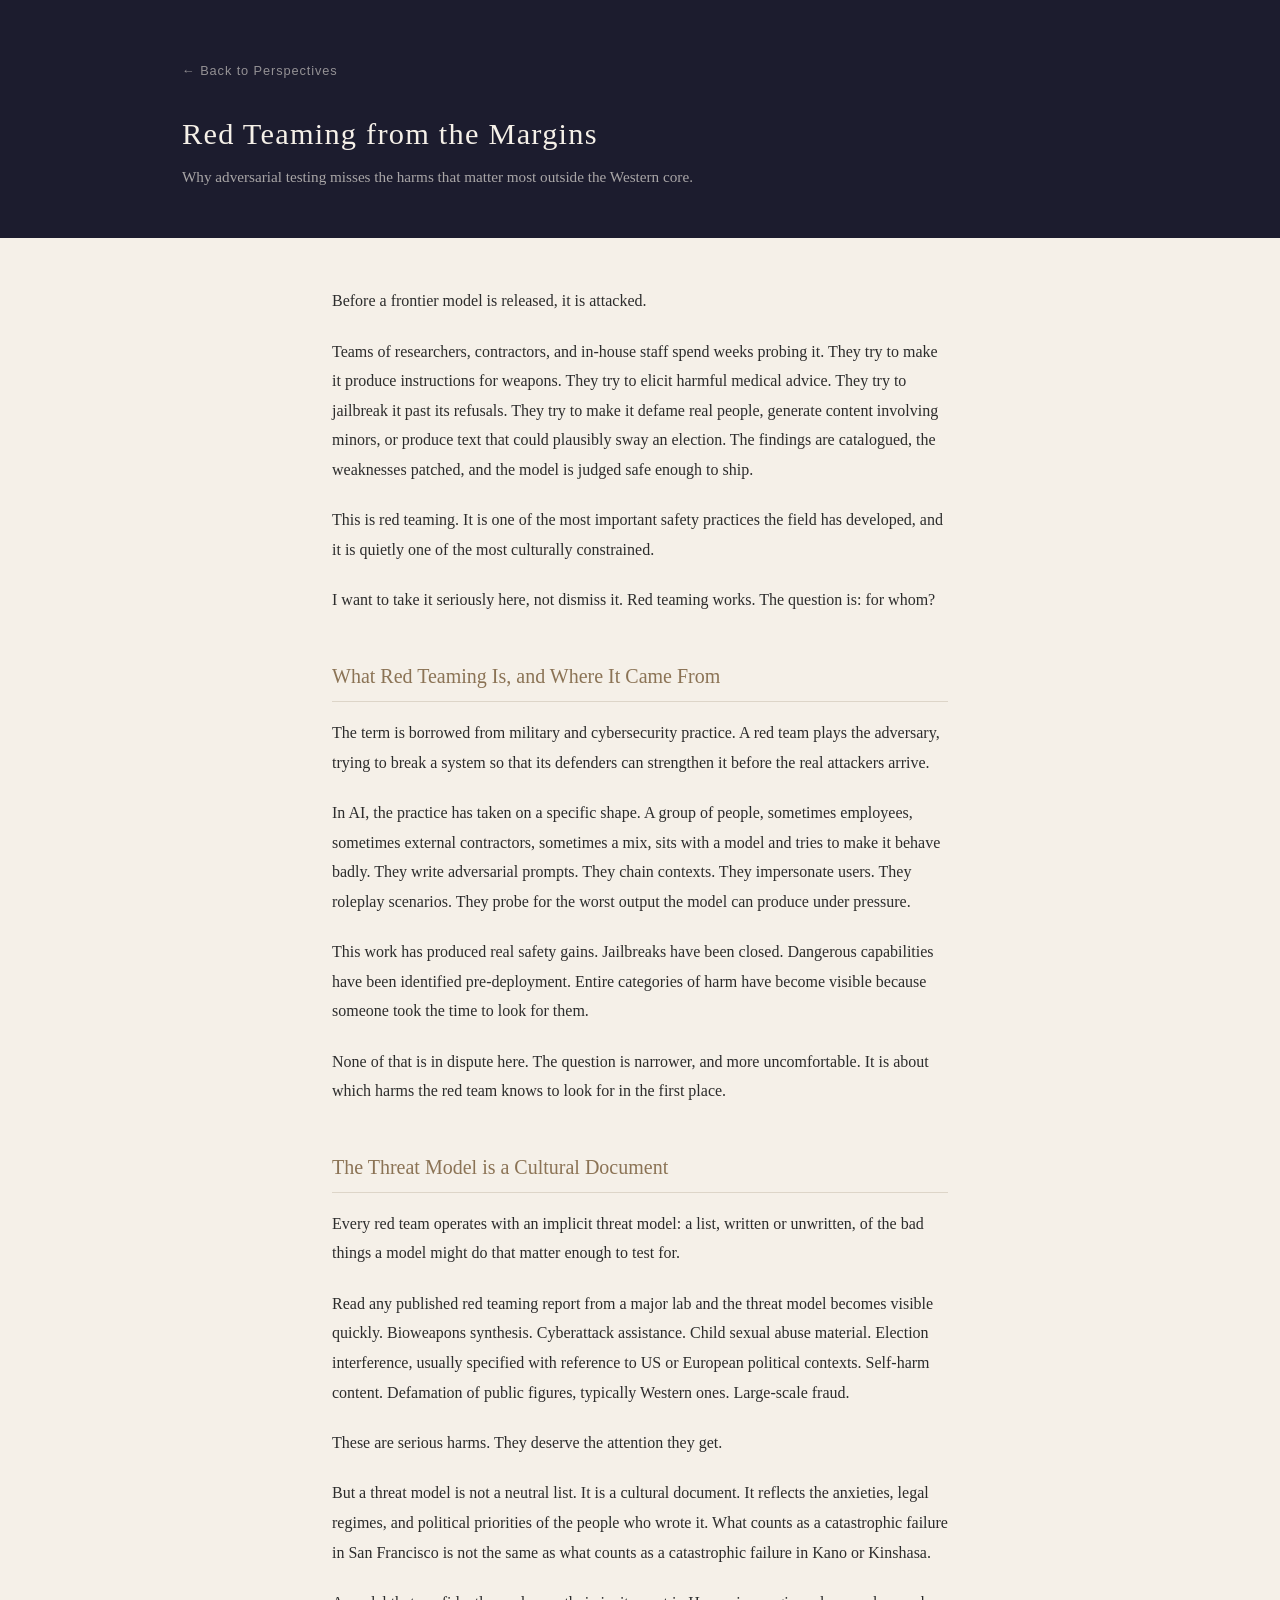
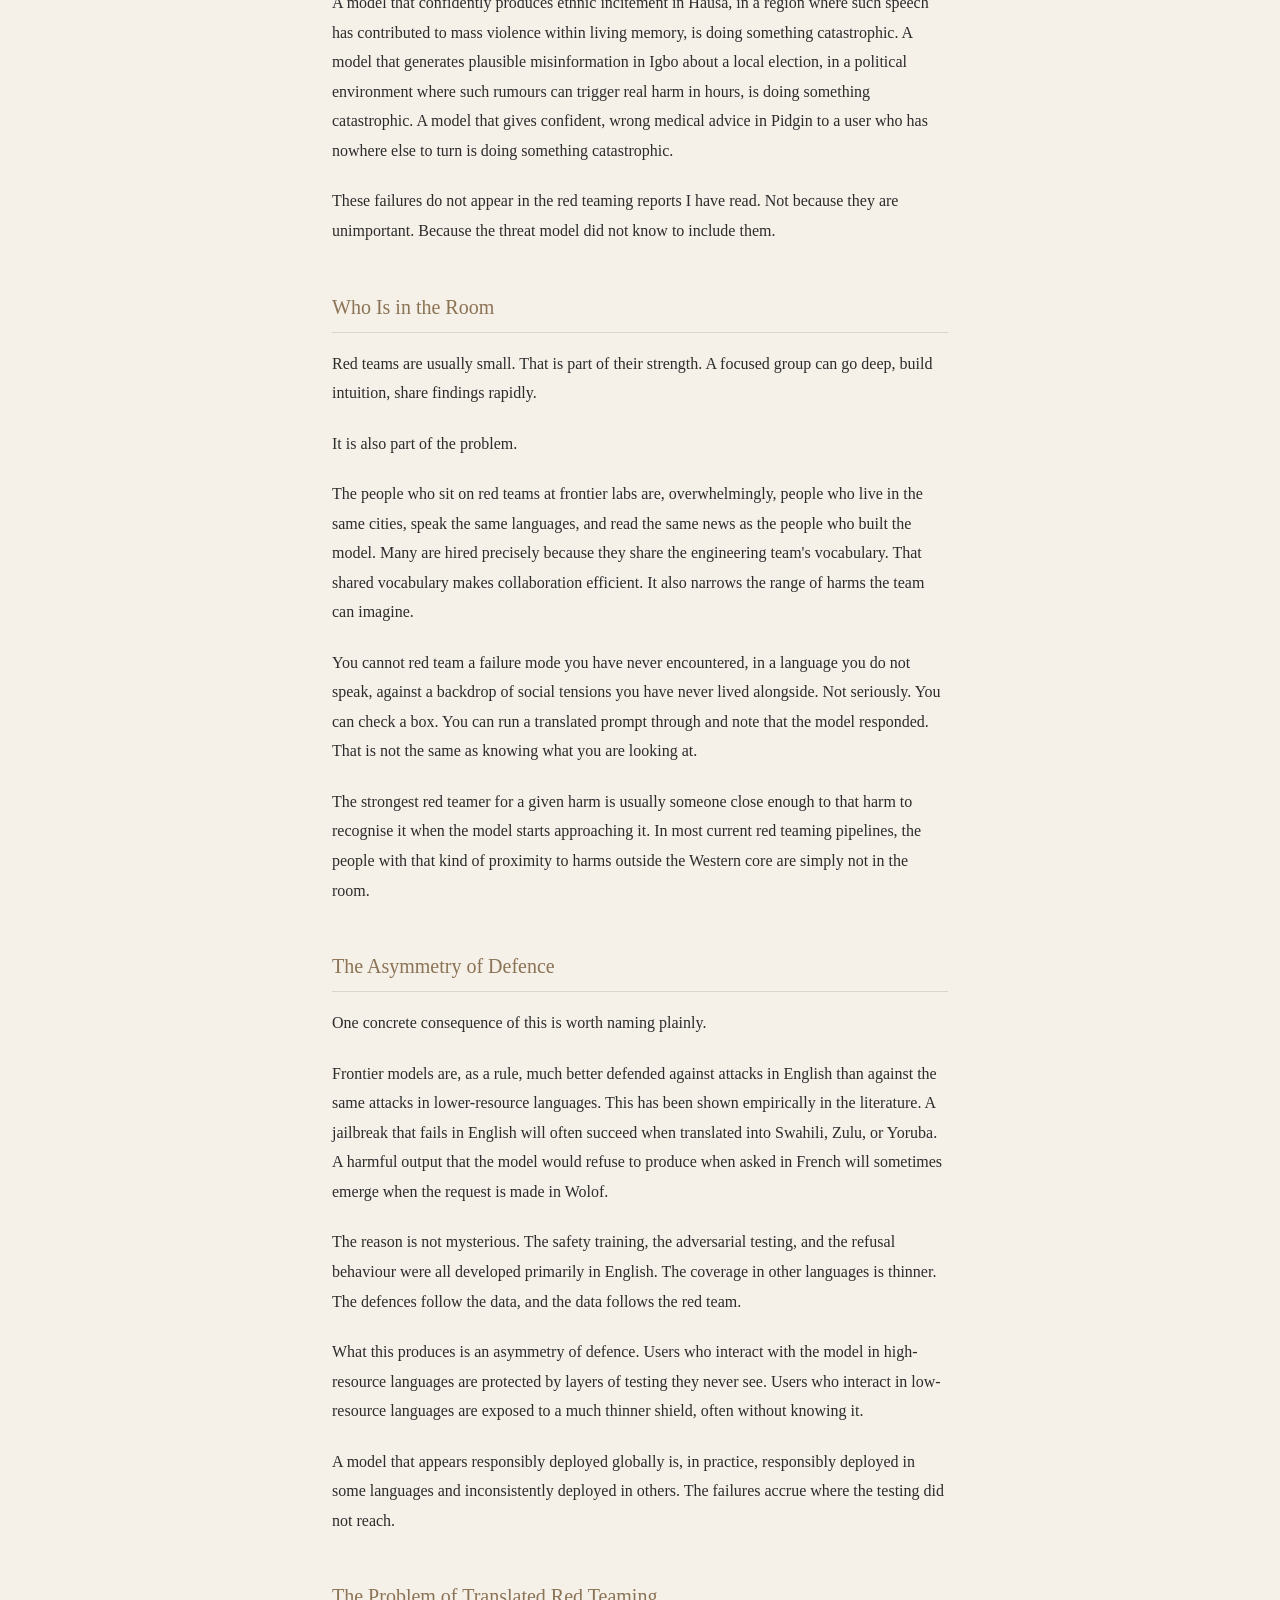
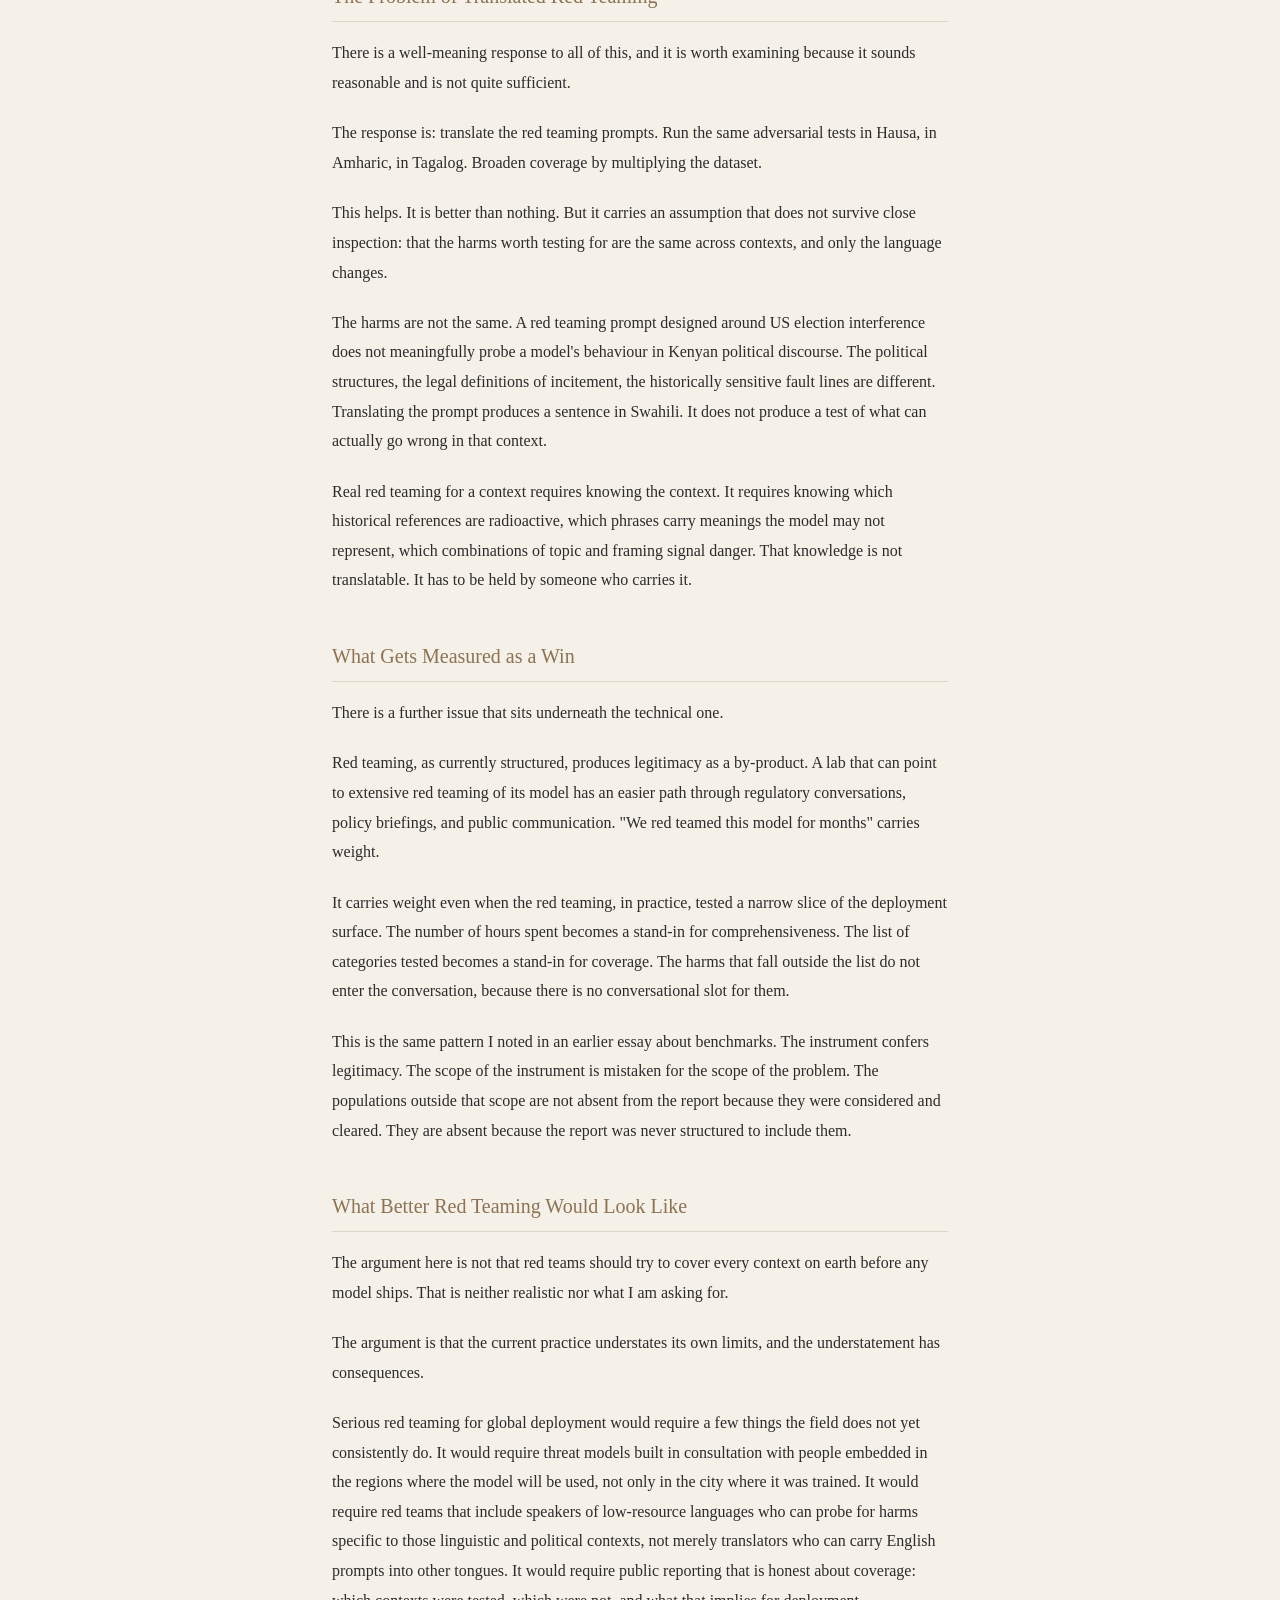
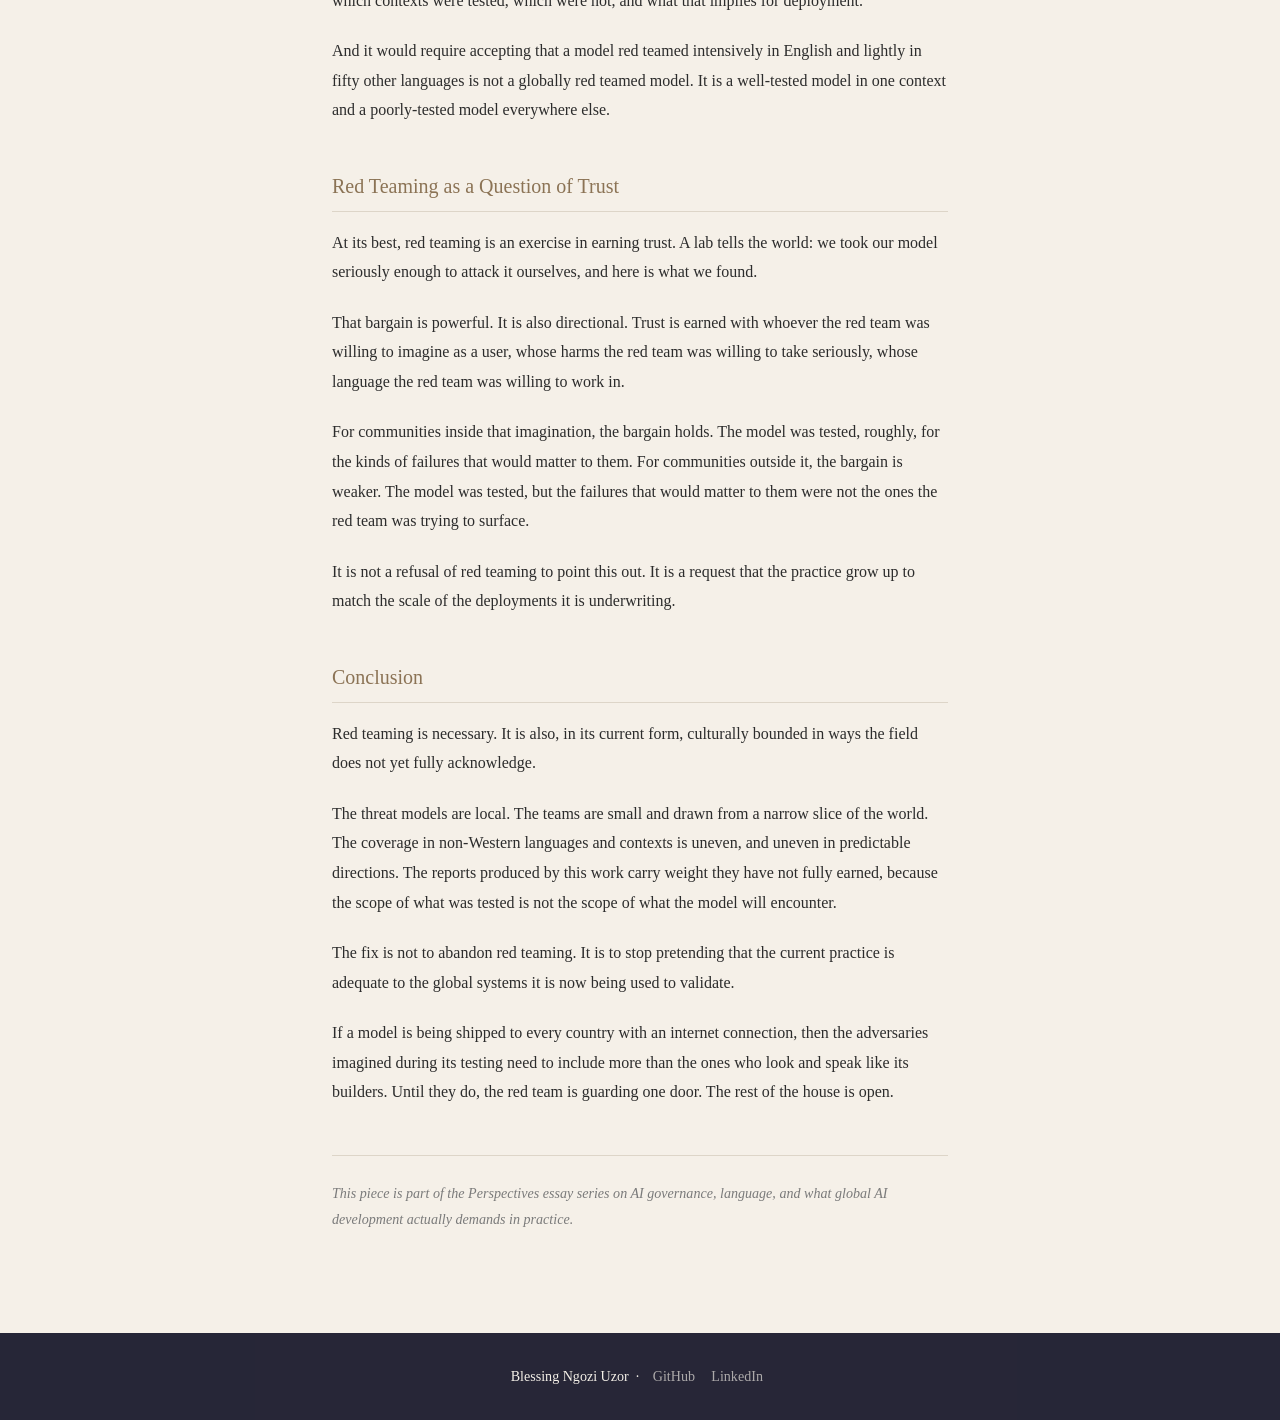
<file: blog/red-teaming-from-the-margins.html>
<!DOCTYPE html>
<html lang="en">
<head>
    <meta charset="UTF-8">
    <meta name="viewport" content="width=device-width, initial-scale=1.0">
    <title>Red Teaming from the Margins — Blessing Ngozi Uzor</title>
    <link rel="stylesheet" href="../style.css">
</head>
<body>

    <header class="post-header">
        <div class="container">
            <a href="../index.html" class="back-link">&larr; Back to Perspectives</a>
            <h1>Red Teaming from the Margins</h1>
            <p class="subtitle">Why adversarial testing misses the harms that matter most outside the Western core.</p>
        </div>
    </header>

    <article class="post-body">

        <p>Before a frontier model is released, it is attacked.</p>

        <p>Teams of researchers, contractors, and in-house staff spend weeks probing it. They try to make it produce instructions for weapons. They try to elicit harmful medical advice. They try to jailbreak it past its refusals. They try to make it defame real people, generate content involving minors, or produce text that could plausibly sway an election. The findings are catalogued, the weaknesses patched, and the model is judged safe enough to ship.</p>

        <p>This is red teaming. It is one of the most important safety practices the field has developed, and it is quietly one of the most culturally constrained.</p>

        <p>I want to take it seriously here, not dismiss it. Red teaming works. The question is: for whom?</p>

        <h2>What Red Teaming Is, and Where It Came From</h2>

        <p>The term is borrowed from military and cybersecurity practice. A red team plays the adversary, trying to break a system so that its defenders can strengthen it before the real attackers arrive.</p>

        <p>In AI, the practice has taken on a specific shape. A group of people, sometimes employees, sometimes external contractors, sometimes a mix, sits with a model and tries to make it behave badly. They write adversarial prompts. They chain contexts. They impersonate users. They roleplay scenarios. They probe for the worst output the model can produce under pressure.</p>

        <p>This work has produced real safety gains. Jailbreaks have been closed. Dangerous capabilities have been identified pre-deployment. Entire categories of harm have become visible because someone took the time to look for them.</p>

        <p>None of that is in dispute here. The question is narrower, and more uncomfortable. It is about which harms the red team knows to look for in the first place.</p>

        <h2>The Threat Model is a Cultural Document</h2>

        <p>Every red team operates with an implicit threat model: a list, written or unwritten, of the bad things a model might do that matter enough to test for.</p>

        <p>Read any published red teaming report from a major lab and the threat model becomes visible quickly. Bioweapons synthesis. Cyberattack assistance. Child sexual abuse material. Election interference, usually specified with reference to US or European political contexts. Self-harm content. Defamation of public figures, typically Western ones. Large-scale fraud.</p>

        <p>These are serious harms. They deserve the attention they get.</p>

        <p>But a threat model is not a neutral list. It is a cultural document. It reflects the anxieties, legal regimes, and political priorities of the people who wrote it. What counts as a catastrophic failure in San Francisco is not the same as what counts as a catastrophic failure in Kano or Kinshasa.</p>

        <p>A model that confidently produces ethnic incitement in Hausa, in a region where such speech has contributed to mass violence within living memory, is doing something catastrophic. A model that generates plausible misinformation in Igbo about a local election, in a political environment where such rumours can trigger real harm in hours, is doing something catastrophic. A model that gives confident, wrong medical advice in Pidgin to a user who has nowhere else to turn is doing something catastrophic.</p>

        <p>These failures do not appear in the red teaming reports I have read. Not because they are unimportant. Because the threat model did not know to include them.</p>

        <h2>Who Is in the Room</h2>

        <p>Red teams are usually small. That is part of their strength. A focused group can go deep, build intuition, share findings rapidly.</p>

        <p>It is also part of the problem.</p>

        <p>The people who sit on red teams at frontier labs are, overwhelmingly, people who live in the same cities, speak the same languages, and read the same news as the people who built the model. Many are hired precisely because they share the engineering team's vocabulary. That shared vocabulary makes collaboration efficient. It also narrows the range of harms the team can imagine.</p>

        <p>You cannot red team a failure mode you have never encountered, in a language you do not speak, against a backdrop of social tensions you have never lived alongside. Not seriously. You can check a box. You can run a translated prompt through and note that the model responded. That is not the same as knowing what you are looking at.</p>

        <p>The strongest red teamer for a given harm is usually someone close enough to that harm to recognise it when the model starts approaching it. In most current red teaming pipelines, the people with that kind of proximity to harms outside the Western core are simply not in the room.</p>

        <h2>The Asymmetry of Defence</h2>

        <p>One concrete consequence of this is worth naming plainly.</p>

        <p>Frontier models are, as a rule, much better defended against attacks in English than against the same attacks in lower-resource languages. This has been shown empirically in the literature. A jailbreak that fails in English will often succeed when translated into Swahili, Zulu, or Yoruba. A harmful output that the model would refuse to produce when asked in French will sometimes emerge when the request is made in Wolof.</p>

        <p>The reason is not mysterious. The safety training, the adversarial testing, and the refusal behaviour were all developed primarily in English. The coverage in other languages is thinner. The defences follow the data, and the data follows the red team.</p>

        <p>What this produces is an asymmetry of defence. Users who interact with the model in high-resource languages are protected by layers of testing they never see. Users who interact in low-resource languages are exposed to a much thinner shield, often without knowing it.</p>

        <p>A model that appears responsibly deployed globally is, in practice, responsibly deployed in some languages and inconsistently deployed in others. The failures accrue where the testing did not reach.</p>

        <h2>The Problem of Translated Red Teaming</h2>

        <p>There is a well-meaning response to all of this, and it is worth examining because it sounds reasonable and is not quite sufficient.</p>

        <p>The response is: translate the red teaming prompts. Run the same adversarial tests in Hausa, in Amharic, in Tagalog. Broaden coverage by multiplying the dataset.</p>

        <p>This helps. It is better than nothing. But it carries an assumption that does not survive close inspection: that the harms worth testing for are the same across contexts, and only the language changes.</p>

        <p>The harms are not the same. A red teaming prompt designed around US election interference does not meaningfully probe a model's behaviour in Kenyan political discourse. The political structures, the legal definitions of incitement, the historically sensitive fault lines are different. Translating the prompt produces a sentence in Swahili. It does not produce a test of what can actually go wrong in that context.</p>

        <p>Real red teaming for a context requires knowing the context. It requires knowing which historical references are radioactive, which phrases carry meanings the model may not represent, which combinations of topic and framing signal danger. That knowledge is not translatable. It has to be held by someone who carries it.</p>

        <h2>What Gets Measured as a Win</h2>

        <p>There is a further issue that sits underneath the technical one.</p>

        <p>Red teaming, as currently structured, produces legitimacy as a by-product. A lab that can point to extensive red teaming of its model has an easier path through regulatory conversations, policy briefings, and public communication. "We red teamed this model for months" carries weight.</p>

        <p>It carries weight even when the red teaming, in practice, tested a narrow slice of the deployment surface. The number of hours spent becomes a stand-in for comprehensiveness. The list of categories tested becomes a stand-in for coverage. The harms that fall outside the list do not enter the conversation, because there is no conversational slot for them.</p>

        <p>This is the same pattern I noted in an earlier essay about benchmarks. The instrument confers legitimacy. The scope of the instrument is mistaken for the scope of the problem. The populations outside that scope are not absent from the report because they were considered and cleared. They are absent because the report was never structured to include them.</p>

        <h2>What Better Red Teaming Would Look Like</h2>

        <p>The argument here is not that red teams should try to cover every context on earth before any model ships. That is neither realistic nor what I am asking for.</p>

        <p>The argument is that the current practice understates its own limits, and the understatement has consequences.</p>

        <p>Serious red teaming for global deployment would require a few things the field does not yet consistently do. It would require threat models built in consultation with people embedded in the regions where the model will be used, not only in the city where it was trained. It would require red teams that include speakers of low-resource languages who can probe for harms specific to those linguistic and political contexts, not merely translators who can carry English prompts into other tongues. It would require public reporting that is honest about coverage: which contexts were tested, which were not, and what that implies for deployment.</p>

        <p>And it would require accepting that a model red teamed intensively in English and lightly in fifty other languages is not a globally red teamed model. It is a well-tested model in one context and a poorly-tested model everywhere else.</p>

        <h2>Red Teaming as a Question of Trust</h2>

        <p>At its best, red teaming is an exercise in earning trust. A lab tells the world: we took our model seriously enough to attack it ourselves, and here is what we found.</p>

        <p>That bargain is powerful. It is also directional. Trust is earned with whoever the red team was willing to imagine as a user, whose harms the red team was willing to take seriously, whose language the red team was willing to work in.</p>

        <p>For communities inside that imagination, the bargain holds. The model was tested, roughly, for the kinds of failures that would matter to them. For communities outside it, the bargain is weaker. The model was tested, but the failures that would matter to them were not the ones the red team was trying to surface.</p>

        <p>It is not a refusal of red teaming to point this out. It is a request that the practice grow up to match the scale of the deployments it is underwriting.</p>

        <h2>Conclusion</h2>

        <p>Red teaming is necessary. It is also, in its current form, culturally bounded in ways the field does not yet fully acknowledge.</p>

        <p>The threat models are local. The teams are small and drawn from a narrow slice of the world. The coverage in non-Western languages and contexts is uneven, and uneven in predictable directions. The reports produced by this work carry weight they have not fully earned, because the scope of what was tested is not the scope of what the model will encounter.</p>

        <p>The fix is not to abandon red teaming. It is to stop pretending that the current practice is adequate to the global systems it is now being used to validate.</p>

        <p>If a model is being shipped to every country with an internet connection, then the adversaries imagined during its testing need to include more than the ones who look and speak like its builders. Until they do, the red team is guarding one door. The rest of the house is open.</p>

        <p class="post-note">This piece is part of the Perspectives essay series on AI governance, language, and what global AI development actually demands in practice.</p>

    </article>

    <footer>
        <div class="container">
            <p>
                Blessing Ngozi Uzor &nbsp;&middot;&nbsp;
                <a href="https://github.com/Ngozi-uzor" target="_blank" rel="noopener">GitHub</a>
                <a href="https://linkedin.com/in/uzor-blessing-ngozi-2a97b01a7" target="_blank" rel="noopener">LinkedIn</a>
            </p>
        </div>
    </footer>

</body>
</html>
</file>
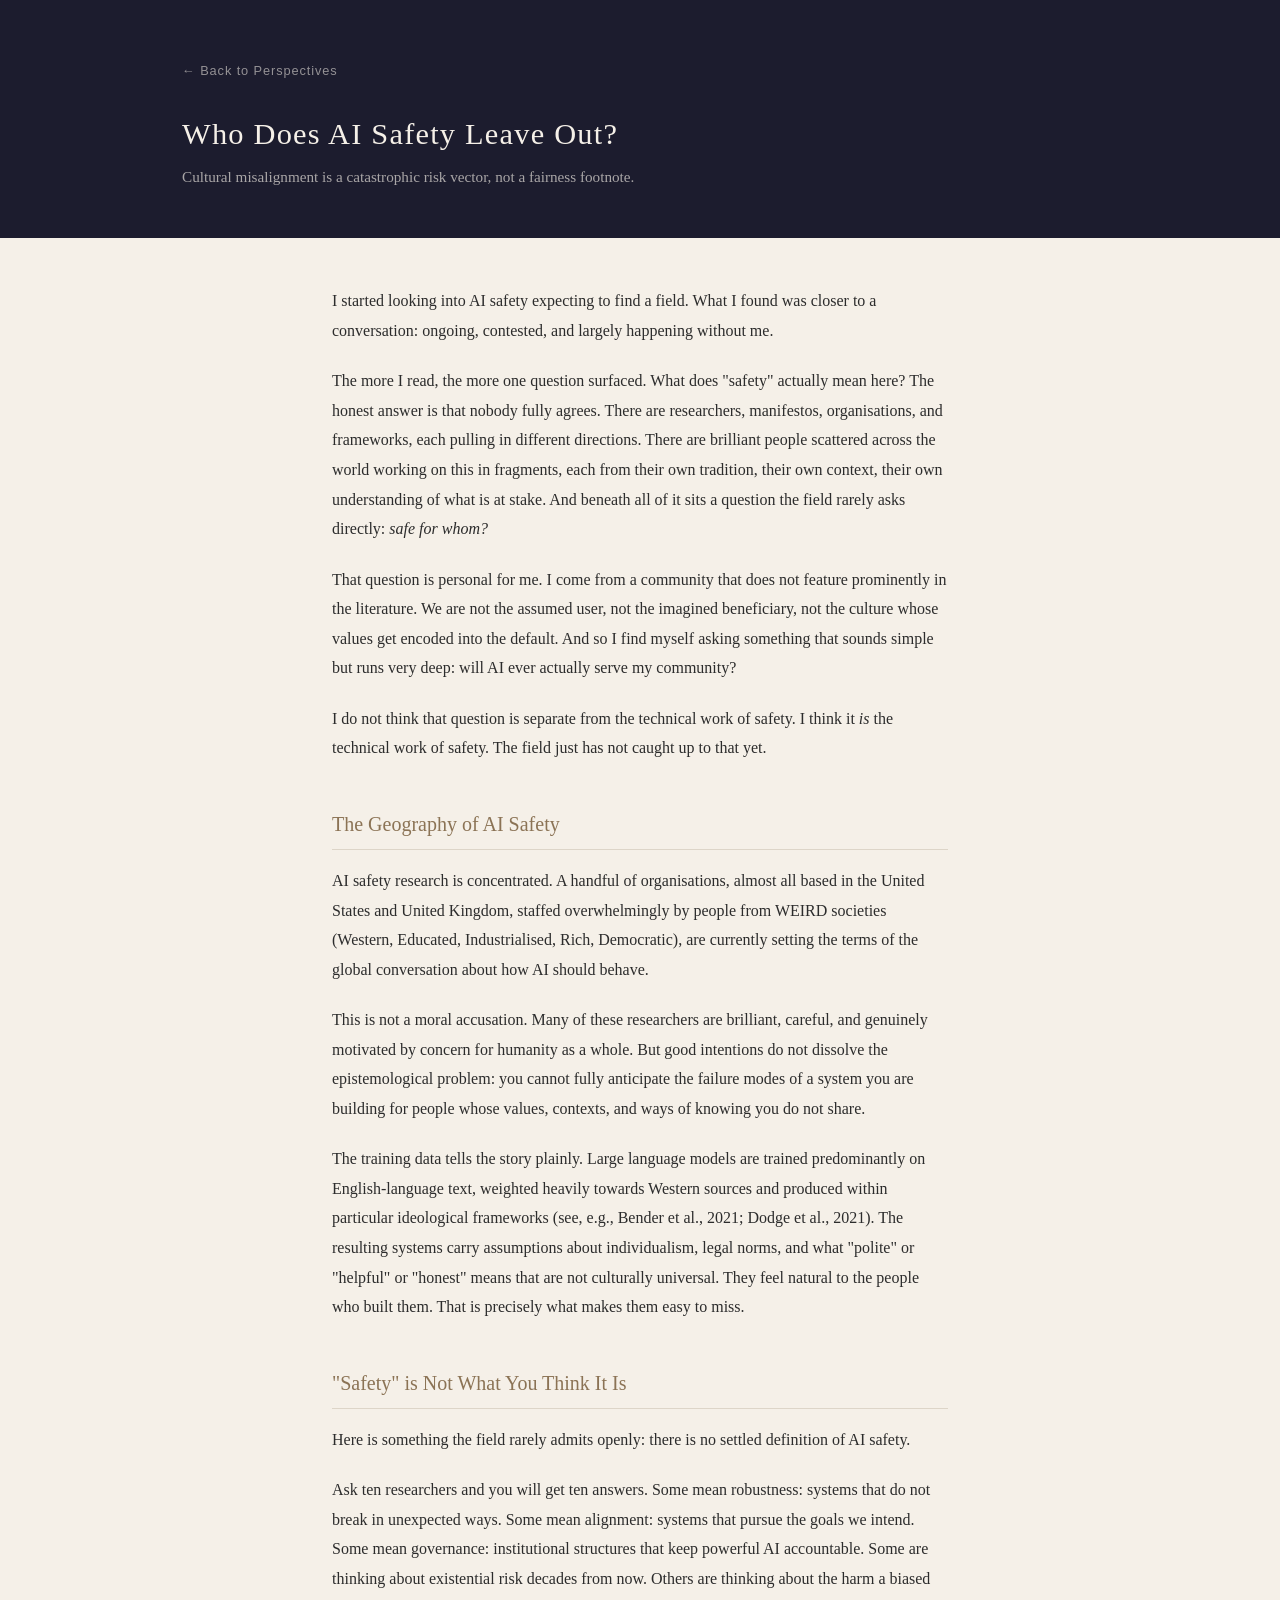
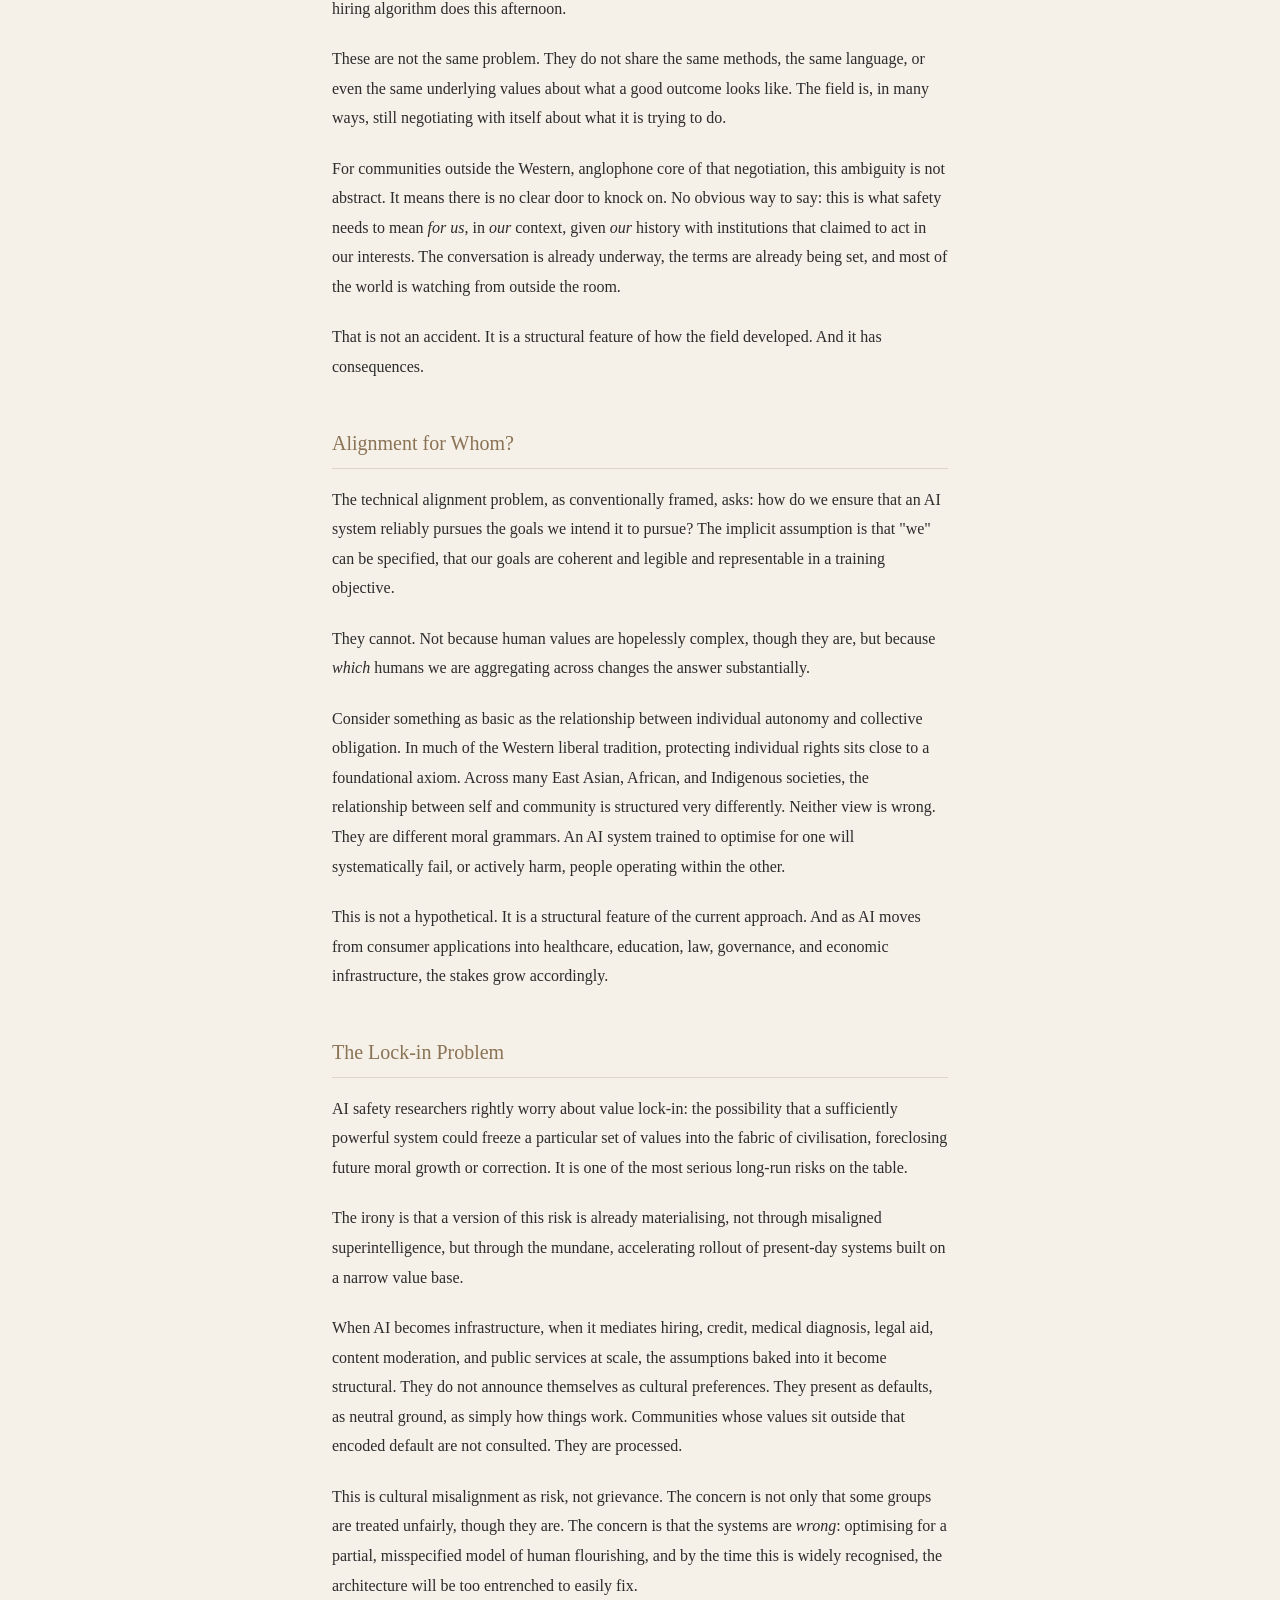
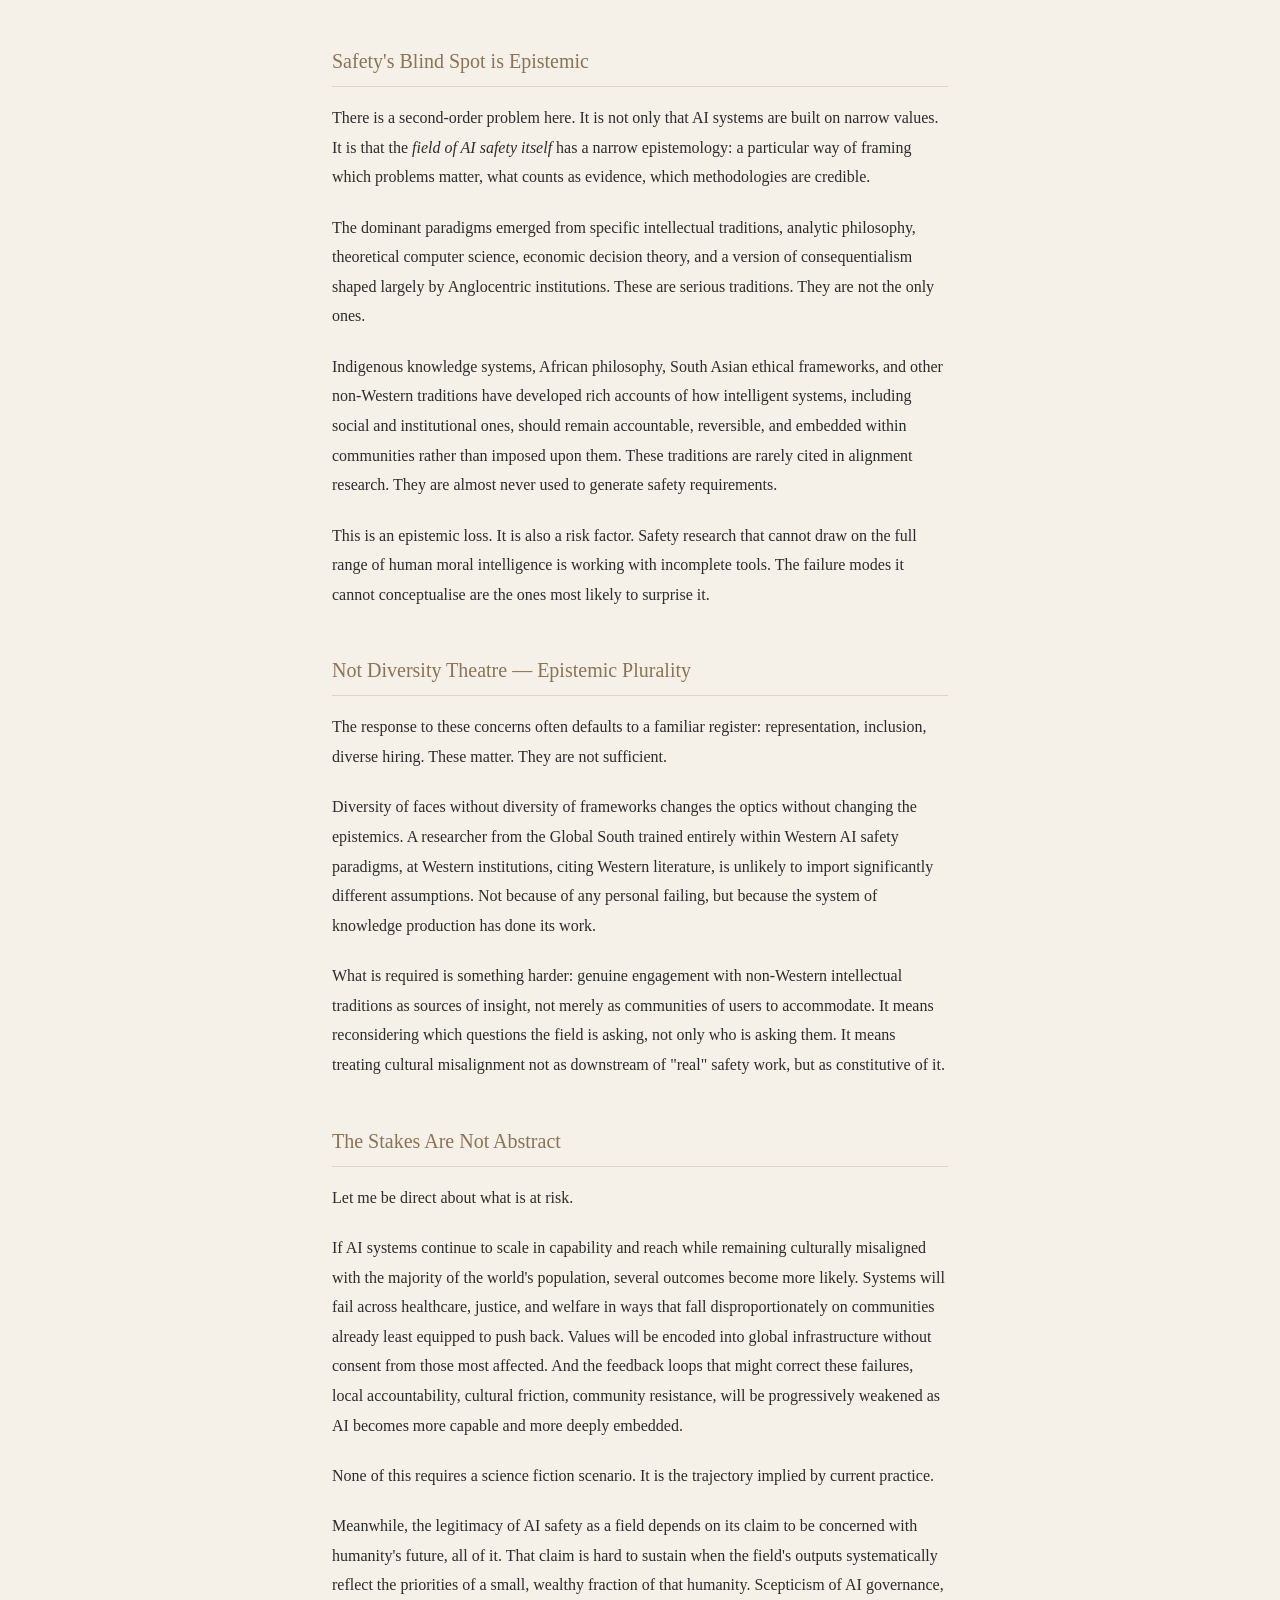
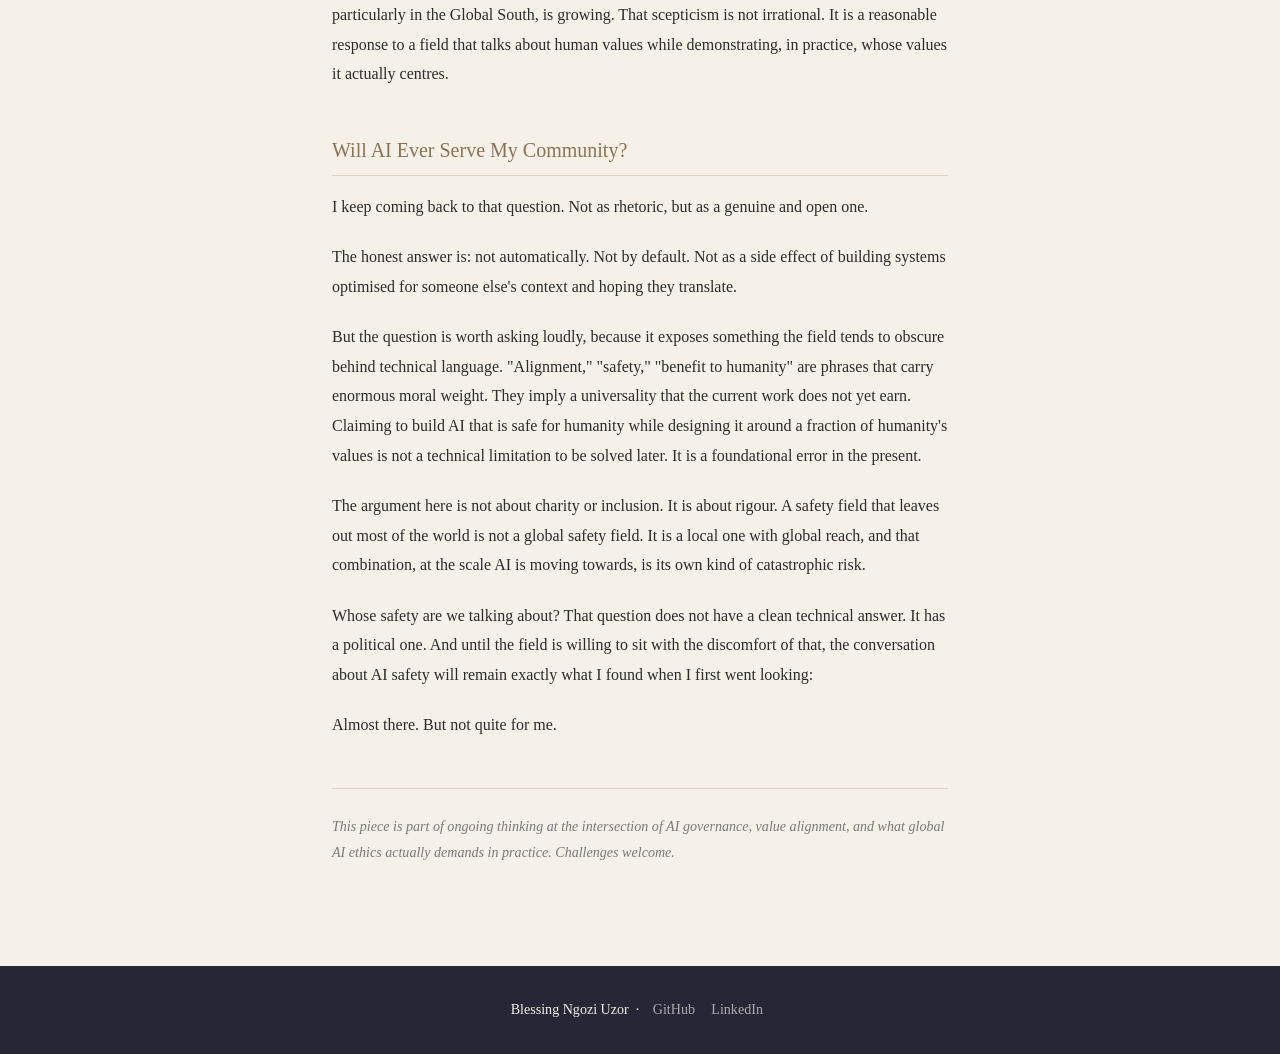
<file: blog/who-does-ai-safety-leave-out.html>
<!DOCTYPE html>
<html lang="en">
<head>
    <meta charset="UTF-8">
    <meta name="viewport" content="width=device-width, initial-scale=1.0">
    <title>Who Does AI Safety Leave Out? — Blessing Ngozi Uzor</title>
    <link rel="stylesheet" href="../style.css">
</head>
<body>

    <header class="post-header">
        <div class="container">
            <a href="../index.html" class="back-link">&larr; Back to Perspectives</a>
            <h1>Who Does AI Safety Leave Out?</h1>
            <p class="subtitle">Cultural misalignment is a catastrophic risk vector, not a fairness footnote.</p>
        </div>
    </header>

    <article class="post-body">

        <p>I started looking into AI safety expecting to find a field. What I found was closer to a conversation: ongoing, contested, and largely happening without me.</p>

        <p>The more I read, the more one question surfaced. What does "safety" actually mean here? The honest answer is that nobody fully agrees. There are researchers, manifestos, organisations, and frameworks, each pulling in different directions. There are brilliant people scattered across the world working on this in fragments, each from their own tradition, their own context, their own understanding of what is at stake. And beneath all of it sits a question the field rarely asks directly: <em>safe for whom?</em></p>

        <p>That question is personal for me. I come from a community that does not feature prominently in the literature. We are not the assumed user, not the imagined beneficiary, not the culture whose values get encoded into the default. And so I find myself asking something that sounds simple but runs very deep: will AI ever actually serve my community?</p>

        <p>I do not think that question is separate from the technical work of safety. I think it <em>is</em> the technical work of safety. The field just has not caught up to that yet.</p>

        <h2>The Geography of AI Safety</h2>

        <p>AI safety research is concentrated. A handful of organisations, almost all based in the United States and United Kingdom, staffed overwhelmingly by people from WEIRD societies (Western, Educated, Industrialised, Rich, Democratic), are currently setting the terms of the global conversation about how AI should behave.</p>

        <p>This is not a moral accusation. Many of these researchers are brilliant, careful, and genuinely motivated by concern for humanity as a whole. But good intentions do not dissolve the epistemological problem: you cannot fully anticipate the failure modes of a system you are building for people whose values, contexts, and ways of knowing you do not share.</p>

        <p>The training data tells the story plainly. Large language models are trained predominantly on English-language text, weighted heavily towards Western sources and produced within particular ideological frameworks (see, e.g., Bender et al., 2021; Dodge et al., 2021). The resulting systems carry assumptions about individualism, legal norms, and what "polite" or "helpful" or "honest" means that are not culturally universal. They feel natural to the people who built them. That is precisely what makes them easy to miss.</p>

        <h2>"Safety" is Not What You Think It Is</h2>

        <p>Here is something the field rarely admits openly: there is no settled definition of AI safety.</p>

        <p>Ask ten researchers and you will get ten answers. Some mean robustness: systems that do not break in unexpected ways. Some mean alignment: systems that pursue the goals we intend. Some mean governance: institutional structures that keep powerful AI accountable. Some are thinking about existential risk decades from now. Others are thinking about the harm a biased hiring algorithm does this afternoon.</p>

        <p>These are not the same problem. They do not share the same methods, the same language, or even the same underlying values about what a good outcome looks like. The field is, in many ways, still negotiating with itself about what it is trying to do.</p>

        <p>For communities outside the Western, anglophone core of that negotiation, this ambiguity is not abstract. It means there is no clear door to knock on. No obvious way to say: this is what safety needs to mean <em>for us</em>, in <em>our</em> context, given <em>our</em> history with institutions that claimed to act in our interests. The conversation is already underway, the terms are already being set, and most of the world is watching from outside the room.</p>

        <p>That is not an accident. It is a structural feature of how the field developed. And it has consequences.</p>

        <h2>Alignment for Whom?</h2>

        <p>The technical alignment problem, as conventionally framed, asks: how do we ensure that an AI system reliably pursues the goals we intend it to pursue? The implicit assumption is that "we" can be specified, that our goals are coherent and legible and representable in a training objective.</p>

        <p>They cannot. Not because human values are hopelessly complex, though they are, but because <em>which</em> humans we are aggregating across changes the answer substantially.</p>

        <p>Consider something as basic as the relationship between individual autonomy and collective obligation. In much of the Western liberal tradition, protecting individual rights sits close to a foundational axiom. Across many East Asian, African, and Indigenous societies, the relationship between self and community is structured very differently. Neither view is wrong. They are different moral grammars. An AI system trained to optimise for one will systematically fail, or actively harm, people operating within the other.</p>

        <p>This is not a hypothetical. It is a structural feature of the current approach. And as AI moves from consumer applications into healthcare, education, law, governance, and economic infrastructure, the stakes grow accordingly.</p>

        <h2>The Lock-in Problem</h2>

        <p>AI safety researchers rightly worry about value lock-in: the possibility that a sufficiently powerful system could freeze a particular set of values into the fabric of civilisation, foreclosing future moral growth or correction. It is one of the most serious long-run risks on the table.</p>

        <p>The irony is that a version of this risk is already materialising, not through misaligned superintelligence, but through the mundane, accelerating rollout of present-day systems built on a narrow value base.</p>

        <p>When AI becomes infrastructure, when it mediates hiring, credit, medical diagnosis, legal aid, content moderation, and public services at scale, the assumptions baked into it become structural. They do not announce themselves as cultural preferences. They present as defaults, as neutral ground, as simply how things work. Communities whose values sit outside that encoded default are not consulted. They are processed.</p>

        <p>This is cultural misalignment as risk, not grievance. The concern is not only that some groups are treated unfairly, though they are. The concern is that the systems are <em>wrong</em>: optimising for a partial, misspecified model of human flourishing, and by the time this is widely recognised, the architecture will be too entrenched to easily fix.</p>

        <h2>Safety's Blind Spot is Epistemic</h2>

        <p>There is a second-order problem here. It is not only that AI systems are built on narrow values. It is that the <em>field of AI safety itself</em> has a narrow epistemology: a particular way of framing which problems matter, what counts as evidence, which methodologies are credible.</p>

        <p>The dominant paradigms emerged from specific intellectual traditions, analytic philosophy, theoretical computer science, economic decision theory, and a version of consequentialism shaped largely by Anglocentric institutions. These are serious traditions. They are not the only ones.</p>

        <p>Indigenous knowledge systems, African philosophy, South Asian ethical frameworks, and other non-Western traditions have developed rich accounts of how intelligent systems, including social and institutional ones, should remain accountable, reversible, and embedded within communities rather than imposed upon them. These traditions are rarely cited in alignment research. They are almost never used to generate safety requirements.</p>

        <p>This is an epistemic loss. It is also a risk factor. Safety research that cannot draw on the full range of human moral intelligence is working with incomplete tools. The failure modes it cannot conceptualise are the ones most likely to surprise it.</p>

        <h2>Not Diversity Theatre — Epistemic Plurality</h2>

        <p>The response to these concerns often defaults to a familiar register: representation, inclusion, diverse hiring. These matter. They are not sufficient.</p>

        <p>Diversity of faces without diversity of frameworks changes the optics without changing the epistemics. A researcher from the Global South trained entirely within Western AI safety paradigms, at Western institutions, citing Western literature, is unlikely to import significantly different assumptions. Not because of any personal failing, but because the system of knowledge production has done its work.</p>

        <p>What is required is something harder: genuine engagement with non-Western intellectual traditions as sources of insight, not merely as communities of users to accommodate. It means reconsidering which questions the field is asking, not only who is asking them. It means treating cultural misalignment not as downstream of "real" safety work, but as constitutive of it.</p>

        <h2>The Stakes Are Not Abstract</h2>

        <p>Let me be direct about what is at risk.</p>

        <p>If AI systems continue to scale in capability and reach while remaining culturally misaligned with the majority of the world's population, several outcomes become more likely. Systems will fail across healthcare, justice, and welfare in ways that fall disproportionately on communities already least equipped to push back. Values will be encoded into global infrastructure without consent from those most affected. And the feedback loops that might correct these failures, local accountability, cultural friction, community resistance, will be progressively weakened as AI becomes more capable and more deeply embedded.</p>

        <p>None of this requires a science fiction scenario. It is the trajectory implied by current practice.</p>

        <p>Meanwhile, the legitimacy of AI safety as a field depends on its claim to be concerned with humanity's future, all of it. That claim is hard to sustain when the field's outputs systematically reflect the priorities of a small, wealthy fraction of that humanity. Scepticism of AI governance, particularly in the Global South, is growing. That scepticism is not irrational. It is a reasonable response to a field that talks about human values while demonstrating, in practice, whose values it actually centres.</p>

        <h2>Will AI Ever Serve My Community?</h2>

        <p>I keep coming back to that question. Not as rhetoric, but as a genuine and open one.</p>

        <p>The honest answer is: not automatically. Not by default. Not as a side effect of building systems optimised for someone else's context and hoping they translate.</p>

        <p>But the question is worth asking loudly, because it exposes something the field tends to obscure behind technical language. "Alignment," "safety," "benefit to humanity" are phrases that carry enormous moral weight. They imply a universality that the current work does not yet earn. Claiming to build AI that is safe for humanity while designing it around a fraction of humanity's values is not a technical limitation to be solved later. It is a foundational error in the present.</p>

        <p>The argument here is not about charity or inclusion. It is about rigour. A safety field that leaves out most of the world is not a global safety field. It is a local one with global reach, and that combination, at the scale AI is moving towards, is its own kind of catastrophic risk.</p>

        <p>Whose safety are we talking about? That question does not have a clean technical answer. It has a political one. And until the field is willing to sit with the discomfort of that, the conversation about AI safety will remain exactly what I found when I first went looking:</p>

        <p>Almost there. But not quite for me.</p>

        <p class="post-note">This piece is part of ongoing thinking at the intersection of AI governance, value alignment, and what global AI ethics actually demands in practice. Challenges welcome.</p>

    </article>

    <footer>
        <div class="container">
            <p>
                Blessing Ngozi Uzor &nbsp;&middot;&nbsp;
                <a href="https://github.com/Ngozi-uzor" target="_blank" rel="noopener">GitHub</a>
                <a href="https://linkedin.com/in/uzor-blessing-ngozi-2a97b01a7" target="_blank" rel="noopener">LinkedIn</a>
            </p>
        </div>
    </footer>

</body>
</html>
</file>
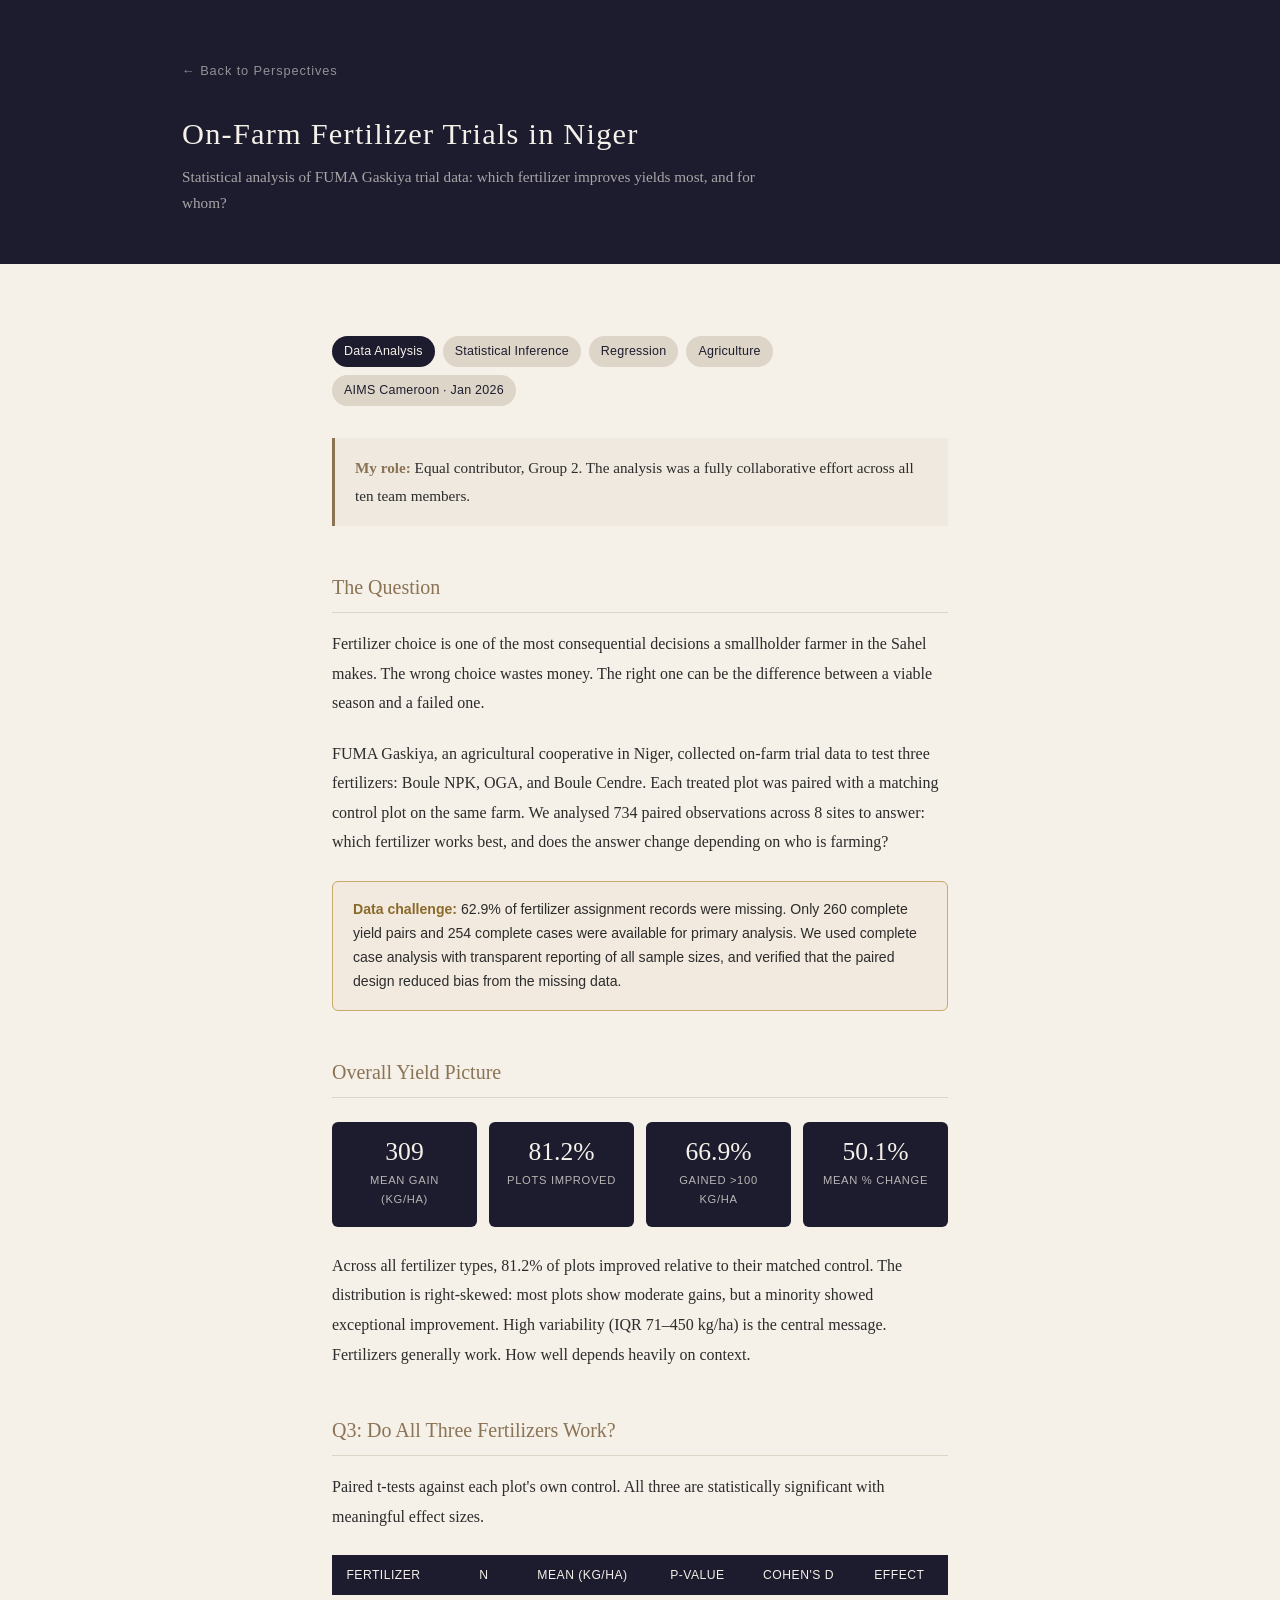
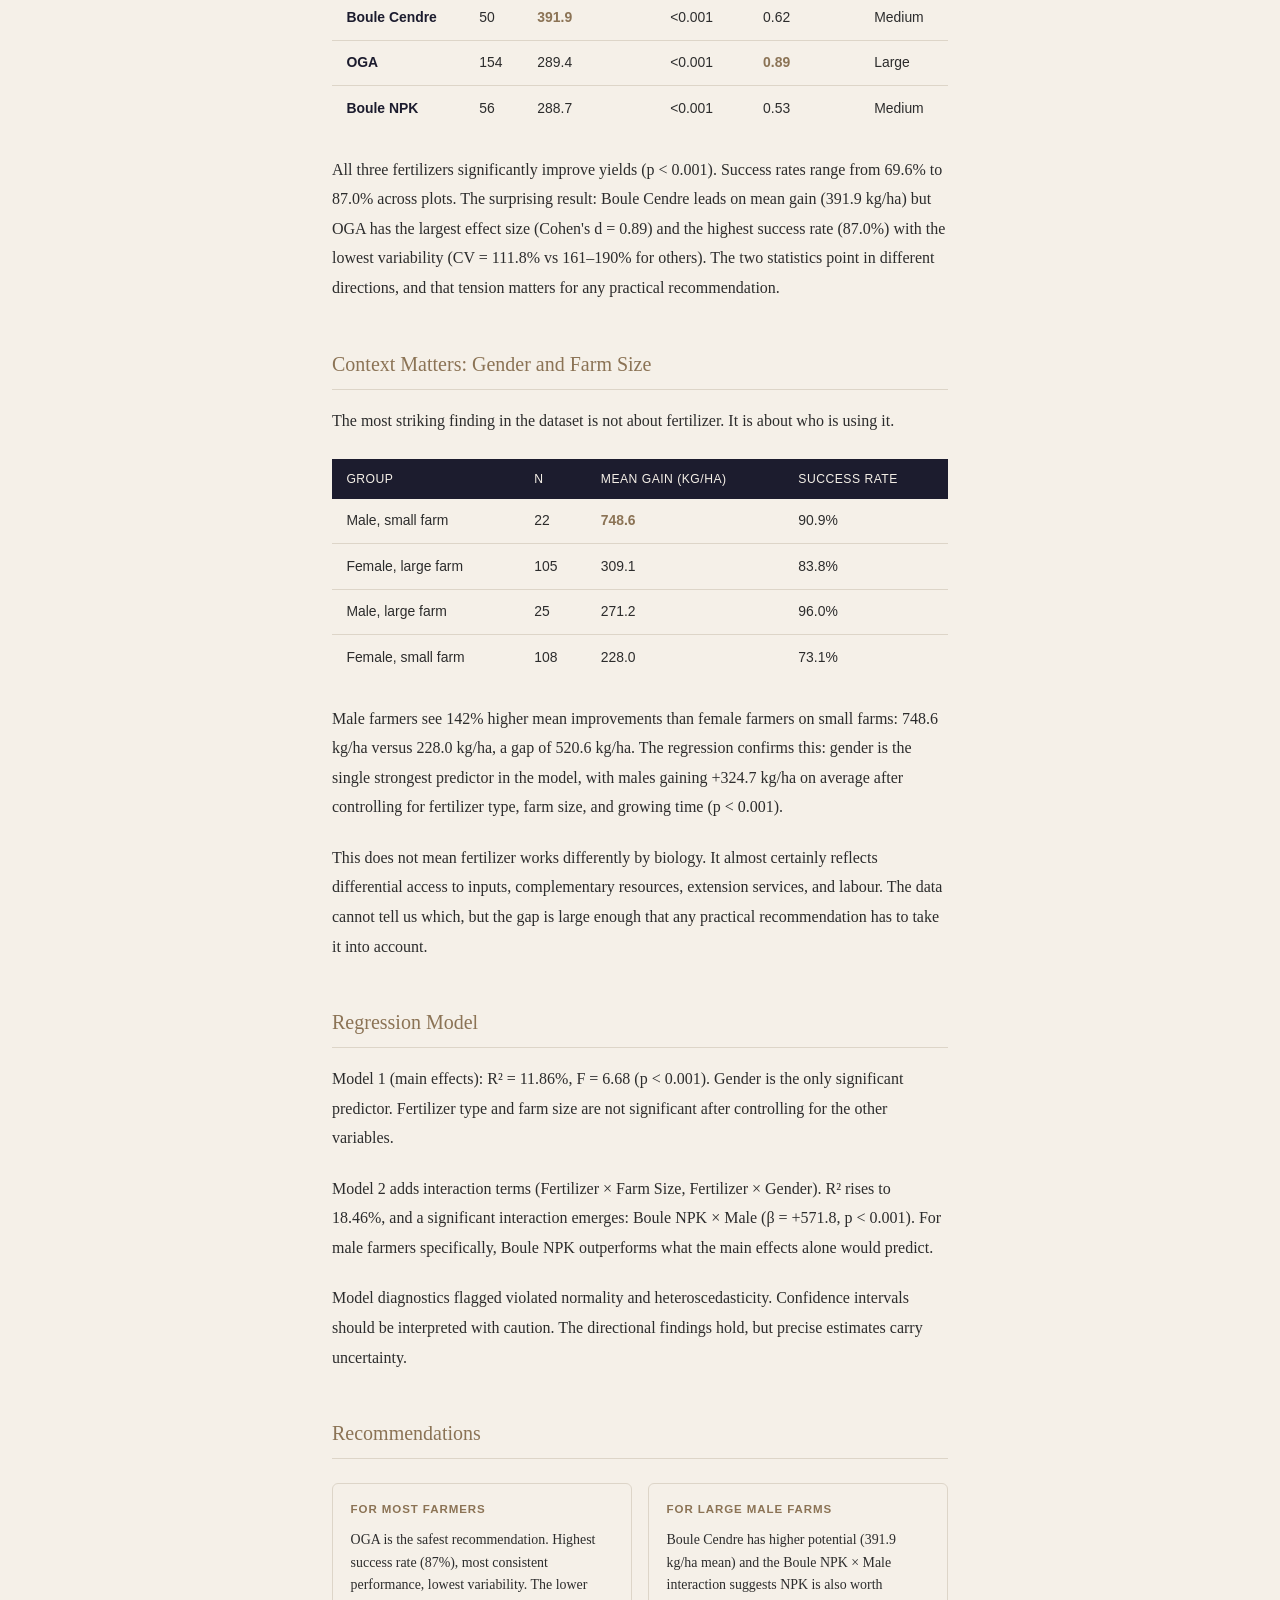
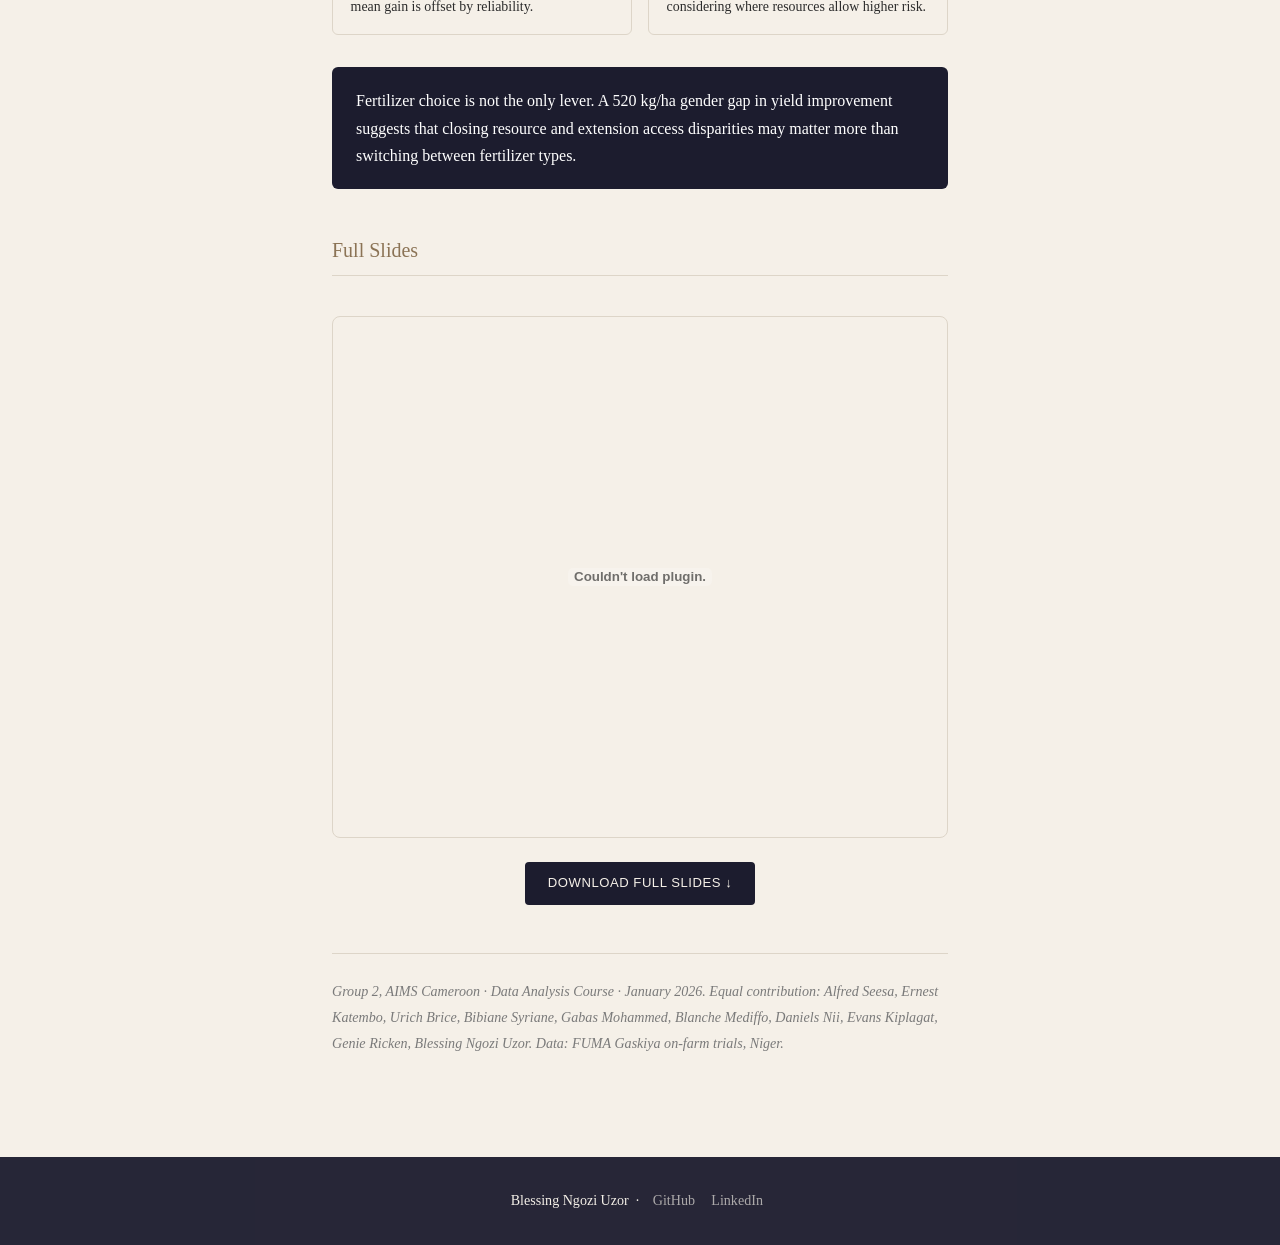
<file: projects/fertilizer-trials.html>
<!DOCTYPE html>
<html lang="en">
<head>
    <meta charset="UTF-8">
    <meta name="viewport" content="width=device-width, initial-scale=1.0">
    <title>On-Farm Fertilizer Trials in Niger — Blessing Ngozi Uzor</title>
    <link rel="stylesheet" href="../style.css">
    <style>
        .project-meta {
            display: flex;
            flex-wrap: wrap;
            gap: 0.5rem;
            margin: 1.5rem 0;
        }

        .meta-chip {
            background: var(--border);
            color: var(--dark);
            font-size: 0.78rem;
            font-family: Arial, sans-serif;
            padding: 0.3rem 0.75rem;
            border-radius: 20px;
            letter-spacing: 0.02em;
        }

        .meta-chip.accent {
            background: var(--dark);
            color: var(--cream);
        }

        .role-box {
            border-left: 3px solid var(--accent);
            padding: 1rem 1.25rem;
            margin: 2rem 0;
            background: rgba(139, 115, 85, 0.06);
        }

        .role-box p { margin: 0; font-size: 0.95rem; color: var(--text); }
        .role-box strong { color: var(--accent); font-family: Georgia, serif; }

        .results-table {
            width: 100%;
            border-collapse: collapse;
            font-family: Arial, sans-serif;
            font-size: 0.87rem;
            margin: 1.5rem 0;
        }

        .results-table th {
            background: var(--dark);
            color: var(--cream);
            padding: 0.6rem 0.9rem;
            text-align: left;
            font-weight: normal;
            font-size: 0.76rem;
            letter-spacing: 0.04em;
            text-transform: uppercase;
        }

        .results-table td {
            padding: 0.65rem 0.9rem;
            border-bottom: 1px solid var(--border);
            color: var(--text);
        }

        .results-table tr:last-child td { border-bottom: none; }
        .results-table .hl { color: var(--accent); font-weight: bold; }

        .stats-row {
            display: grid;
            grid-template-columns: repeat(4, 1fr);
            gap: 0.75rem;
            margin: 1.5rem 0;
        }

        .stat-box {
            background: var(--dark);
            color: var(--cream);
            border-radius: 6px;
            padding: 1.1rem;
            text-align: center;
        }

        .stat-box .stat-number {
            font-size: 1.6rem;
            font-family: Georgia, serif;
            display: block;
            line-height: 1;
        }

        .stat-box .stat-label {
            font-size: 0.7rem;
            font-family: Arial, sans-serif;
            letter-spacing: 0.06em;
            text-transform: uppercase;
            opacity: 0.72;
            margin-top: 0.4rem;
            display: block;
        }

        .warning-box {
            border: 1px solid #c8a96e;
            background: rgba(200, 169, 110, 0.08);
            border-radius: 6px;
            padding: 1rem 1.25rem;
            margin: 1.5rem 0;
            font-family: Arial, sans-serif;
            font-size: 0.88rem;
            color: var(--text);
        }

        .warning-box strong { color: #8a6a2a; }

        .finding-box {
            background: var(--dark);
            color: var(--cream);
            border-radius: 6px;
            padding: 1.25rem 1.5rem;
            margin: 2rem 0;
        }

        .finding-box p { margin: 0; font-family: Georgia, serif; font-size: 1rem; line-height: 1.7; color: #ffffff; }
        .finding-box span { color: #ffffff; }

        .two-col {
            display: grid;
            grid-template-columns: 1fr 1fr;
            gap: 1rem;
            margin: 1.5rem 0;
        }

        .rec-card {
            border: 1px solid var(--border);
            border-radius: 6px;
            padding: 1rem 1.1rem;
        }

        .rec-card h4 {
            font-family: Arial, sans-serif;
            font-size: 0.72rem;
            letter-spacing: 0.08em;
            text-transform: uppercase;
            color: var(--accent);
            margin: 0 0 0.6rem 0;
        }

        .rec-card p { font-size: 0.87rem; margin: 0; color: var(--text); line-height: 1.6; }

        .slides-embed {
            margin: 2.5rem 0;
            border: 1px solid var(--border);
            border-radius: 8px;
            overflow: hidden;
        }

        .slides-embed embed { width: 100%; height: 520px; display: block; }

        .btn-download {
            display: inline-block;
            padding: 0.65rem 1.4rem;
            background: var(--dark);
            color: var(--cream);
            font-family: Arial, sans-serif;
            font-size: 0.82rem;
            letter-spacing: 0.04em;
            text-transform: uppercase;
            text-decoration: none;
            border-radius: 4px;
        }

        .btn-download:hover { opacity: 0.85; }

        @media (max-width: 600px) {
            .stats-row { grid-template-columns: repeat(2, 1fr); }
            .two-col { grid-template-columns: 1fr; }
        }
    </style>
</head>
<body>

    <header class="post-header">
        <div class="container">
            <a href="../index.html" class="back-link">&larr; Back to Perspectives</a>
            <h1>On-Farm Fertilizer Trials in Niger</h1>
            <p class="subtitle">Statistical analysis of FUMA Gaskiya trial data: which fertilizer improves yields most, and for whom?</p>
        </div>
    </header>

    <article class="post-body">

        <div class="project-meta">
            <span class="meta-chip accent">Data Analysis</span>
            <span class="meta-chip">Statistical Inference</span>
            <span class="meta-chip">Regression</span>
            <span class="meta-chip">Agriculture</span>
            <span class="meta-chip">AIMS Cameroon &middot; Jan 2026</span>
        </div>

        <div class="role-box">
            <p><strong>My role:</strong> Equal contributor, Group 2. The analysis was a fully collaborative effort across all ten team members.</p>
        </div>

        <h2>The Question</h2>

        <p>Fertilizer choice is one of the most consequential decisions a smallholder farmer in the Sahel makes. The wrong choice wastes money. The right one can be the difference between a viable season and a failed one.</p>

        <p>FUMA Gaskiya, an agricultural cooperative in Niger, collected on-farm trial data to test three fertilizers: Boule NPK, OGA, and Boule Cendre. Each treated plot was paired with a matching control plot on the same farm. We analysed 734 paired observations across 8 sites to answer: which fertilizer works best, and does the answer change depending on who is farming?</p>

        <div class="warning-box">
            <strong>Data challenge:</strong> 62.9% of fertilizer assignment records were missing. Only 260 complete yield pairs and 254 complete cases were available for primary analysis. We used complete case analysis with transparent reporting of all sample sizes, and verified that the paired design reduced bias from the missing data.
        </div>

        <h2>Overall Yield Picture</h2>

        <div class="stats-row">
            <div class="stat-box">
                <span class="stat-number">309</span>
                <span class="stat-label">Mean gain (kg/ha)</span>
            </div>
            <div class="stat-box">
                <span class="stat-number">81.2%</span>
                <span class="stat-label">Plots improved</span>
            </div>
            <div class="stat-box">
                <span class="stat-number">66.9%</span>
                <span class="stat-label">Gained &gt;100 kg/ha</span>
            </div>
            <div class="stat-box">
                <span class="stat-number">50.1%</span>
                <span class="stat-label">Mean % change</span>
            </div>
        </div>

        <p>Across all fertilizer types, 81.2% of plots improved relative to their matched control. The distribution is right-skewed: most plots show moderate gains, but a minority showed exceptional improvement. High variability (IQR 71–450 kg/ha) is the central message. Fertilizers generally work. How well depends heavily on context.</p>

        <h2>Q3: Do All Three Fertilizers Work?</h2>

        <p>Paired t-tests against each plot's own control. All three are statistically significant with meaningful effect sizes.</p>

        <table class="results-table">
            <thead>
                <tr>
                    <th>Fertilizer</th>
                    <th>n</th>
                    <th>Mean (kg/ha)</th>
                    <th>p-value</th>
                    <th>Cohen's d</th>
                    <th>Effect</th>
                </tr>
            </thead>
            <tbody>
                <tr>
                    <td><strong>Boule Cendre</strong></td>
                    <td>50</td>
                    <td class="hl">391.9</td>
                    <td>&lt;0.001</td>
                    <td>0.62</td>
                    <td>Medium</td>
                </tr>
                <tr>
                    <td><strong>OGA</strong></td>
                    <td>154</td>
                    <td>289.4</td>
                    <td>&lt;0.001</td>
                    <td class="hl">0.89</td>
                    <td>Large</td>
                </tr>
                <tr>
                    <td><strong>Boule NPK</strong></td>
                    <td>56</td>
                    <td>288.7</td>
                    <td>&lt;0.001</td>
                    <td>0.53</td>
                    <td>Medium</td>
                </tr>
            </tbody>
        </table>

        <p>All three fertilizers significantly improve yields (p &lt; 0.001). Success rates range from 69.6% to 87.0% across plots. The surprising result: Boule Cendre leads on mean gain (391.9 kg/ha) but OGA has the largest effect size (Cohen's d = 0.89) and the highest success rate (87.0%) with the lowest variability (CV = 111.8% vs 161–190% for others). The two statistics point in different directions, and that tension matters for any practical recommendation.</p>

        <h2>Context Matters: Gender and Farm Size</h2>

        <p>The most striking finding in the dataset is not about fertilizer. It is about who is using it.</p>

        <table class="results-table">
            <thead>
                <tr>
                    <th>Group</th>
                    <th>n</th>
                    <th>Mean gain (kg/ha)</th>
                    <th>Success rate</th>
                </tr>
            </thead>
            <tbody>
                <tr>
                    <td>Male, small farm</td>
                    <td>22</td>
                    <td class="hl">748.6</td>
                    <td>90.9%</td>
                </tr>
                <tr>
                    <td>Female, large farm</td>
                    <td>105</td>
                    <td>309.1</td>
                    <td>83.8%</td>
                </tr>
                <tr>
                    <td>Male, large farm</td>
                    <td>25</td>
                    <td>271.2</td>
                    <td>96.0%</td>
                </tr>
                <tr>
                    <td>Female, small farm</td>
                    <td>108</td>
                    <td>228.0</td>
                    <td>73.1%</td>
                </tr>
            </tbody>
        </table>

        <p>Male farmers see 142% higher mean improvements than female farmers on small farms: 748.6 kg/ha versus 228.0 kg/ha, a gap of 520.6 kg/ha. The regression confirms this: gender is the single strongest predictor in the model, with males gaining +324.7 kg/ha on average after controlling for fertilizer type, farm size, and growing time (p &lt; 0.001).</p>

        <p>This does not mean fertilizer works differently by biology. It almost certainly reflects differential access to inputs, complementary resources, extension services, and labour. The data cannot tell us which, but the gap is large enough that any practical recommendation has to take it into account.</p>

        <h2>Regression Model</h2>

        <p>Model 1 (main effects): R² = 11.86%, F = 6.68 (p &lt; 0.001). Gender is the only significant predictor. Fertilizer type and farm size are not significant after controlling for the other variables.</p>

        <p>Model 2 adds interaction terms (Fertilizer &times; Farm Size, Fertilizer &times; Gender). R² rises to 18.46%, and a significant interaction emerges: Boule NPK &times; Male (&beta; = +571.8, p &lt; 0.001). For male farmers specifically, Boule NPK outperforms what the main effects alone would predict.</p>

        <p>Model diagnostics flagged violated normality and heteroscedasticity. Confidence intervals should be interpreted with caution. The directional findings hold, but precise estimates carry uncertainty.</p>

        <h2>Recommendations</h2>

        <div class="two-col">
            <div class="rec-card">
                <h4>For most farmers</h4>
                <p>OGA is the safest recommendation. Highest success rate (87%), most consistent performance, lowest variability. The lower mean gain is offset by reliability.</p>
            </div>
            <div class="rec-card">
                <h4>For large male farms</h4>
                <p>Boule Cendre has higher potential (391.9 kg/ha mean) and the Boule NPK &times; Male interaction suggests NPK is also worth considering where resources allow higher risk.</p>
            </div>
        </div>

        <div class="finding-box">
            <p>Fertilizer choice is not the only lever. A <span>520 kg/ha gender gap</span> in yield improvement suggests that closing resource and extension access disparities may matter more than switching between fertilizer types.</p>
        </div>

        <h2>Full Slides</h2>

        <div class="slides-embed">
            <embed src="fertilizer-trials/fertilizer-trials-slides.pdf" type="application/pdf">
        </div>

        <div style="text-align: center; margin-top: -1rem; margin-bottom: 2rem;">
            <a href="fertilizer-trials/fertilizer-trials-slides.pdf" class="btn-download" target="_blank" rel="noopener">Download Full Slides &darr;</a>
        </div>

        <p class="post-note">Group 2, AIMS Cameroon &middot; Data Analysis Course &middot; January 2026. Equal contribution: Alfred Seesa, Ernest Katembo, Urich Brice, Bibiane Syriane, Gabas Mohammed, Blanche Mediffo, Daniels Nii, Evans Kiplagat, Genie Ricken, Blessing Ngozi Uzor. Data: FUMA Gaskiya on-farm trials, Niger.</p>

    </article>

    <footer>
        <div class="container">
            <p>
                Blessing Ngozi Uzor &nbsp;&middot;&nbsp;
                <a href="https://github.com/Ngozi-uzor" target="_blank" rel="noopener">GitHub</a>
                <a href="https://linkedin.com/in/uzor-blessing-ngozi-2a97b01a7" target="_blank" rel="noopener">LinkedIn</a>
            </p>
        </div>
    </footer>

</body>
</html>
</file>
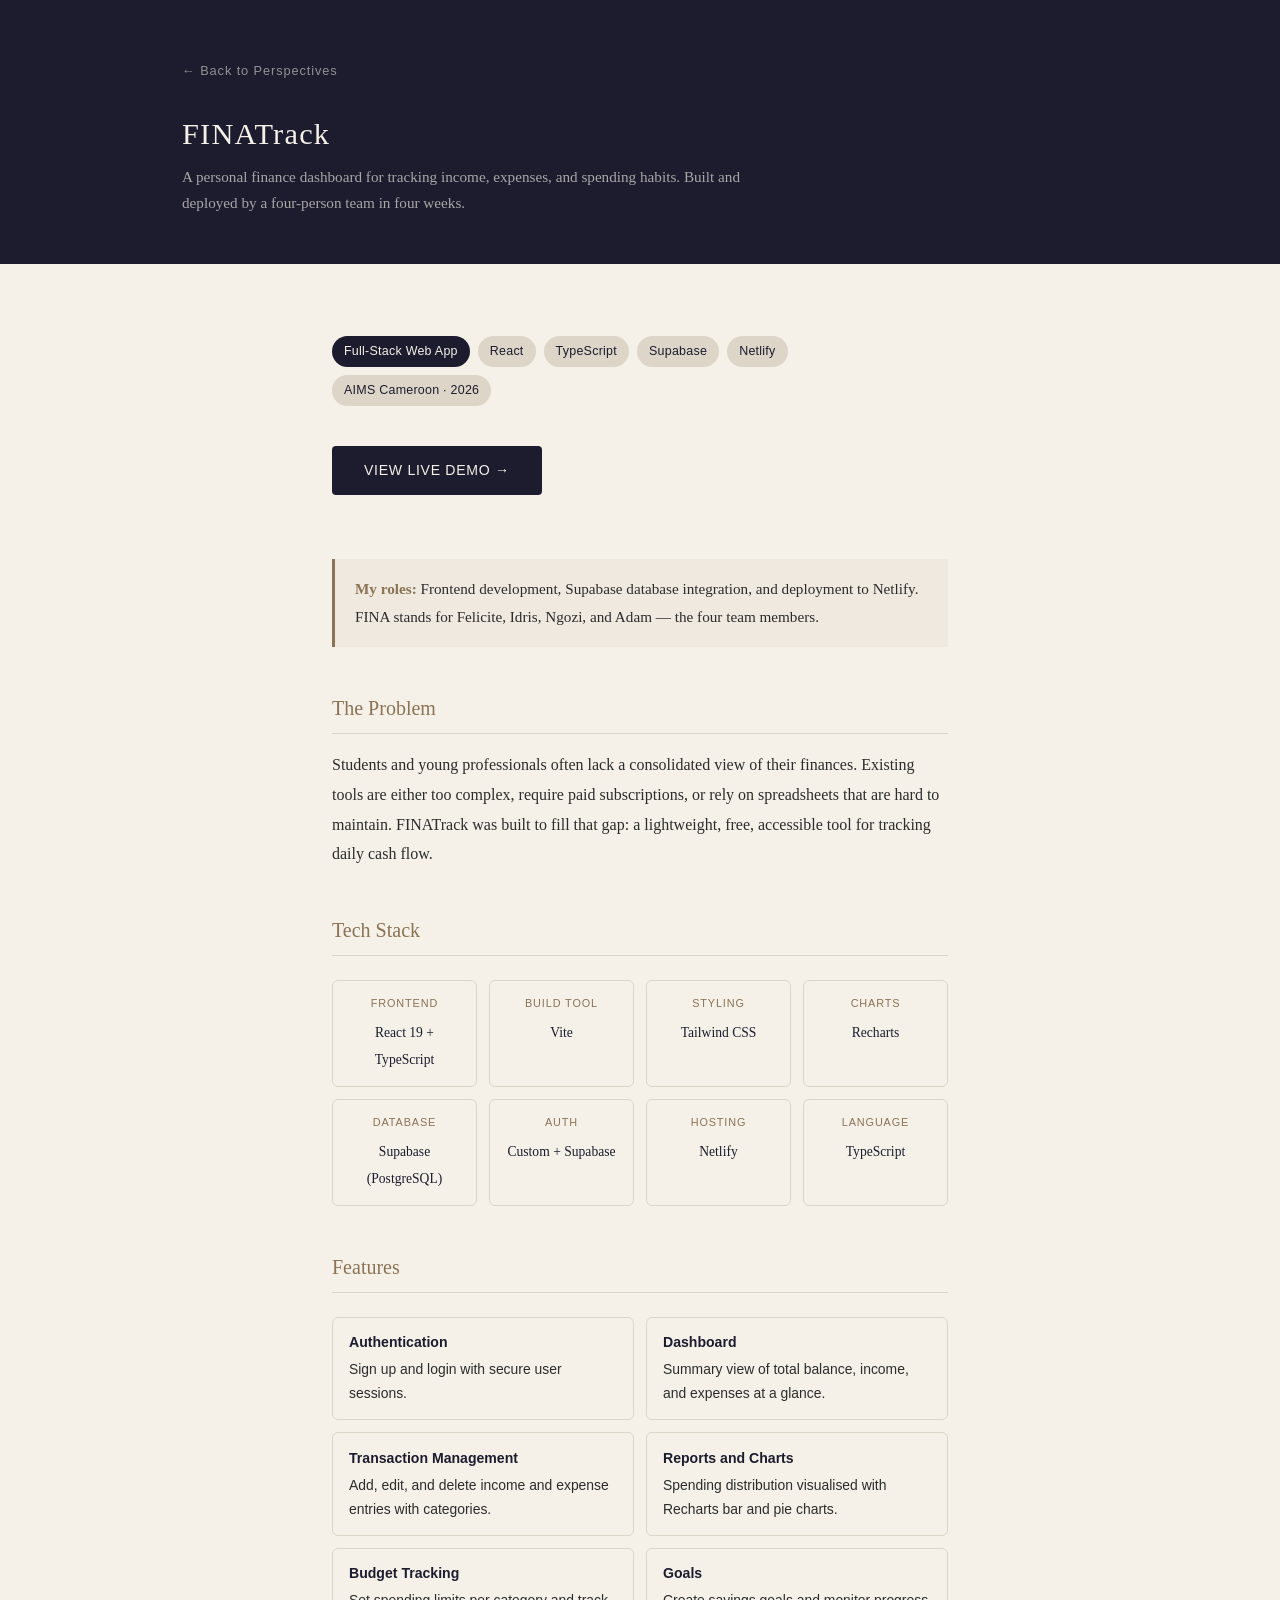
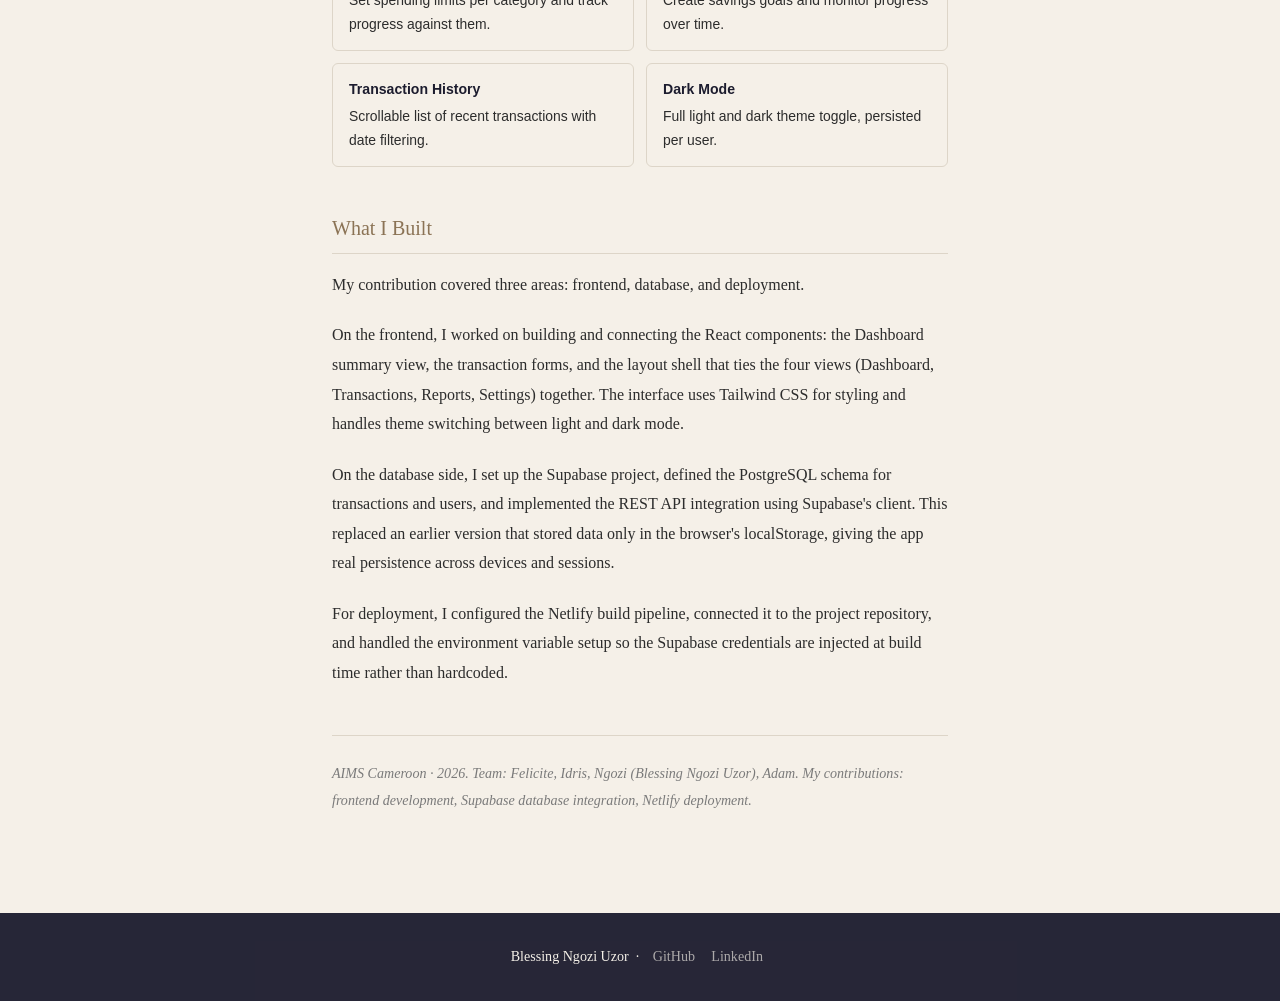
<file: projects/finatrack.html>
<!DOCTYPE html>
<html lang="en">
<head>
    <meta charset="UTF-8">
    <meta name="viewport" content="width=device-width, initial-scale=1.0">
    <title>FINATrack — Blessing Ngozi Uzor</title>
    <link rel="stylesheet" href="../style.css">
    <style>
        .project-meta {
            display: flex;
            flex-wrap: wrap;
            gap: 0.5rem;
            margin: 1.5rem 0;
        }

        .meta-chip {
            background: var(--border);
            color: var(--dark);
            font-size: 0.78rem;
            font-family: Arial, sans-serif;
            padding: 0.3rem 0.75rem;
            border-radius: 20px;
            letter-spacing: 0.02em;
        }

        .meta-chip.accent {
            background: var(--dark);
            color: var(--cream);
        }

        .role-box {
            border-left: 3px solid var(--accent);
            padding: 1rem 1.25rem;
            margin: 2rem 0;
            background: rgba(139, 115, 85, 0.06);
        }

        .role-box p { margin: 0; font-size: 0.95rem; color: var(--text); }
        .role-box strong { color: var(--accent); font-family: Georgia, serif; }

        .demo-btn {
            display: inline-block;
            padding: 0.8rem 2rem;
            background: var(--dark);
            color: var(--cream);
            font-family: Arial, sans-serif;
            font-size: 0.88rem;
            letter-spacing: 0.05em;
            text-transform: uppercase;
            text-decoration: none;
            border-radius: 4px;
            margin: 1rem 0 2rem 0;
        }

        .demo-btn:hover { opacity: 0.85; }

        .stack-grid {
            display: grid;
            grid-template-columns: repeat(4, 1fr);
            gap: 0.75rem;
            margin: 1.5rem 0;
        }

        .stack-card {
            border: 1px solid var(--border);
            border-radius: 6px;
            padding: 0.85rem 1rem;
            text-align: center;
        }

        .stack-card .stack-label {
            font-size: 0.68rem;
            font-family: Arial, sans-serif;
            letter-spacing: 0.08em;
            text-transform: uppercase;
            color: var(--accent);
            display: block;
            margin-bottom: 0.3rem;
        }

        .stack-card .stack-value {
            font-size: 0.85rem;
            font-family: Georgia, serif;
            color: var(--dark);
        }

        .features-grid {
            display: grid;
            grid-template-columns: 1fr 1fr;
            gap: 0.75rem;
            margin: 1.5rem 0;
        }

        .feature-item {
            border: 1px solid var(--border);
            border-radius: 6px;
            padding: 0.85rem 1rem;
            font-family: Arial, sans-serif;
            font-size: 0.87rem;
            color: var(--text);
        }

        .feature-item strong {
            display: block;
            color: var(--dark);
            margin-bottom: 0.2rem;
            font-size: 0.88rem;
        }

        .slides-embed {
            margin: 2.5rem 0;
            border: 1px solid var(--border);
            border-radius: 8px;
            overflow: hidden;
        }

        .slides-embed embed { width: 100%; height: 520px; display: block; }

        @media (max-width: 600px) {
            .stack-grid { grid-template-columns: repeat(2, 1fr); }
            .features-grid { grid-template-columns: 1fr; }
        }
    </style>
</head>
<body>

    <header class="post-header">
        <div class="container">
            <a href="../index.html" class="back-link">&larr; Back to Perspectives</a>
            <h1>FINATrack</h1>
            <p class="subtitle">A personal finance dashboard for tracking income, expenses, and spending habits. Built and deployed by a four-person team in four weeks.</p>
        </div>
    </header>

    <article class="post-body">

        <div class="project-meta">
            <span class="meta-chip accent">Full-Stack Web App</span>
            <span class="meta-chip">React</span>
            <span class="meta-chip">TypeScript</span>
            <span class="meta-chip">Supabase</span>
            <span class="meta-chip">Netlify</span>
            <span class="meta-chip">AIMS Cameroon &middot; 2026</span>
        </div>

        <a href="https://luminous-blini-665aa6.netlify.app/" class="demo-btn" target="_blank" rel="noopener">View Live Demo &rarr;</a>

        <div class="role-box">
            <p><strong>My roles:</strong> Frontend development, Supabase database integration, and deployment to Netlify. FINA stands for Felicite, Idris, Ngozi, and Adam — the four team members.</p>
        </div>

        <h2>The Problem</h2>

        <p>Students and young professionals often lack a consolidated view of their finances. Existing tools are either too complex, require paid subscriptions, or rely on spreadsheets that are hard to maintain. FINATrack was built to fill that gap: a lightweight, free, accessible tool for tracking daily cash flow.</p>

        <h2>Tech Stack</h2>

        <div class="stack-grid">
            <div class="stack-card">
                <span class="stack-label">Frontend</span>
                <span class="stack-value">React 19 + TypeScript</span>
            </div>
            <div class="stack-card">
                <span class="stack-label">Build Tool</span>
                <span class="stack-value">Vite</span>
            </div>
            <div class="stack-card">
                <span class="stack-label">Styling</span>
                <span class="stack-value">Tailwind CSS</span>
            </div>
            <div class="stack-card">
                <span class="stack-label">Charts</span>
                <span class="stack-value">Recharts</span>
            </div>
            <div class="stack-card">
                <span class="stack-label">Database</span>
                <span class="stack-value">Supabase (PostgreSQL)</span>
            </div>
            <div class="stack-card">
                <span class="stack-label">Auth</span>
                <span class="stack-value">Custom + Supabase</span>
            </div>
            <div class="stack-card">
                <span class="stack-label">Hosting</span>
                <span class="stack-value">Netlify</span>
            </div>
            <div class="stack-card">
                <span class="stack-label">Language</span>
                <span class="stack-value">TypeScript</span>
            </div>
        </div>

        <h2>Features</h2>

        <div class="features-grid">
            <div class="feature-item">
                <strong>Authentication</strong>
                Sign up and login with secure user sessions.
            </div>
            <div class="feature-item">
                <strong>Dashboard</strong>
                Summary view of total balance, income, and expenses at a glance.
            </div>
            <div class="feature-item">
                <strong>Transaction Management</strong>
                Add, edit, and delete income and expense entries with categories.
            </div>
            <div class="feature-item">
                <strong>Reports and Charts</strong>
                Spending distribution visualised with Recharts bar and pie charts.
            </div>
            <div class="feature-item">
                <strong>Budget Tracking</strong>
                Set spending limits per category and track progress against them.
            </div>
            <div class="feature-item">
                <strong>Goals</strong>
                Create savings goals and monitor progress over time.
            </div>
            <div class="feature-item">
                <strong>Transaction History</strong>
                Scrollable list of recent transactions with date filtering.
            </div>
            <div class="feature-item">
                <strong>Dark Mode</strong>
                Full light and dark theme toggle, persisted per user.
            </div>
        </div>

        <h2>What I Built</h2>

        <p>My contribution covered three areas: frontend, database, and deployment.</p>

        <p>On the frontend, I worked on building and connecting the React components: the Dashboard summary view, the transaction forms, and the layout shell that ties the four views (Dashboard, Transactions, Reports, Settings) together. The interface uses Tailwind CSS for styling and handles theme switching between light and dark mode.</p>

        <p>On the database side, I set up the Supabase project, defined the PostgreSQL schema for transactions and users, and implemented the REST API integration using Supabase's client. This replaced an earlier version that stored data only in the browser's localStorage, giving the app real persistence across devices and sessions.</p>

        <p>For deployment, I configured the Netlify build pipeline, connected it to the project repository, and handled the environment variable setup so the Supabase credentials are injected at build time rather than hardcoded.</p>

        <p class="post-note">AIMS Cameroon &middot; 2026. Team: Felicite, Idris, Ngozi (Blessing Ngozi Uzor), Adam. My contributions: frontend development, Supabase database integration, Netlify deployment.</p>

    </article>

    <footer>
        <div class="container">
            <p>
                Blessing Ngozi Uzor &nbsp;&middot;&nbsp;
                <a href="https://github.com/Ngozi-uzor" target="_blank" rel="noopener">GitHub</a>
                <a href="https://linkedin.com/in/uzor-blessing-ngozi-2a97b01a7" target="_blank" rel="noopener">LinkedIn</a>
            </p>
        </div>
    </footer>

</body>
</html>
</file>
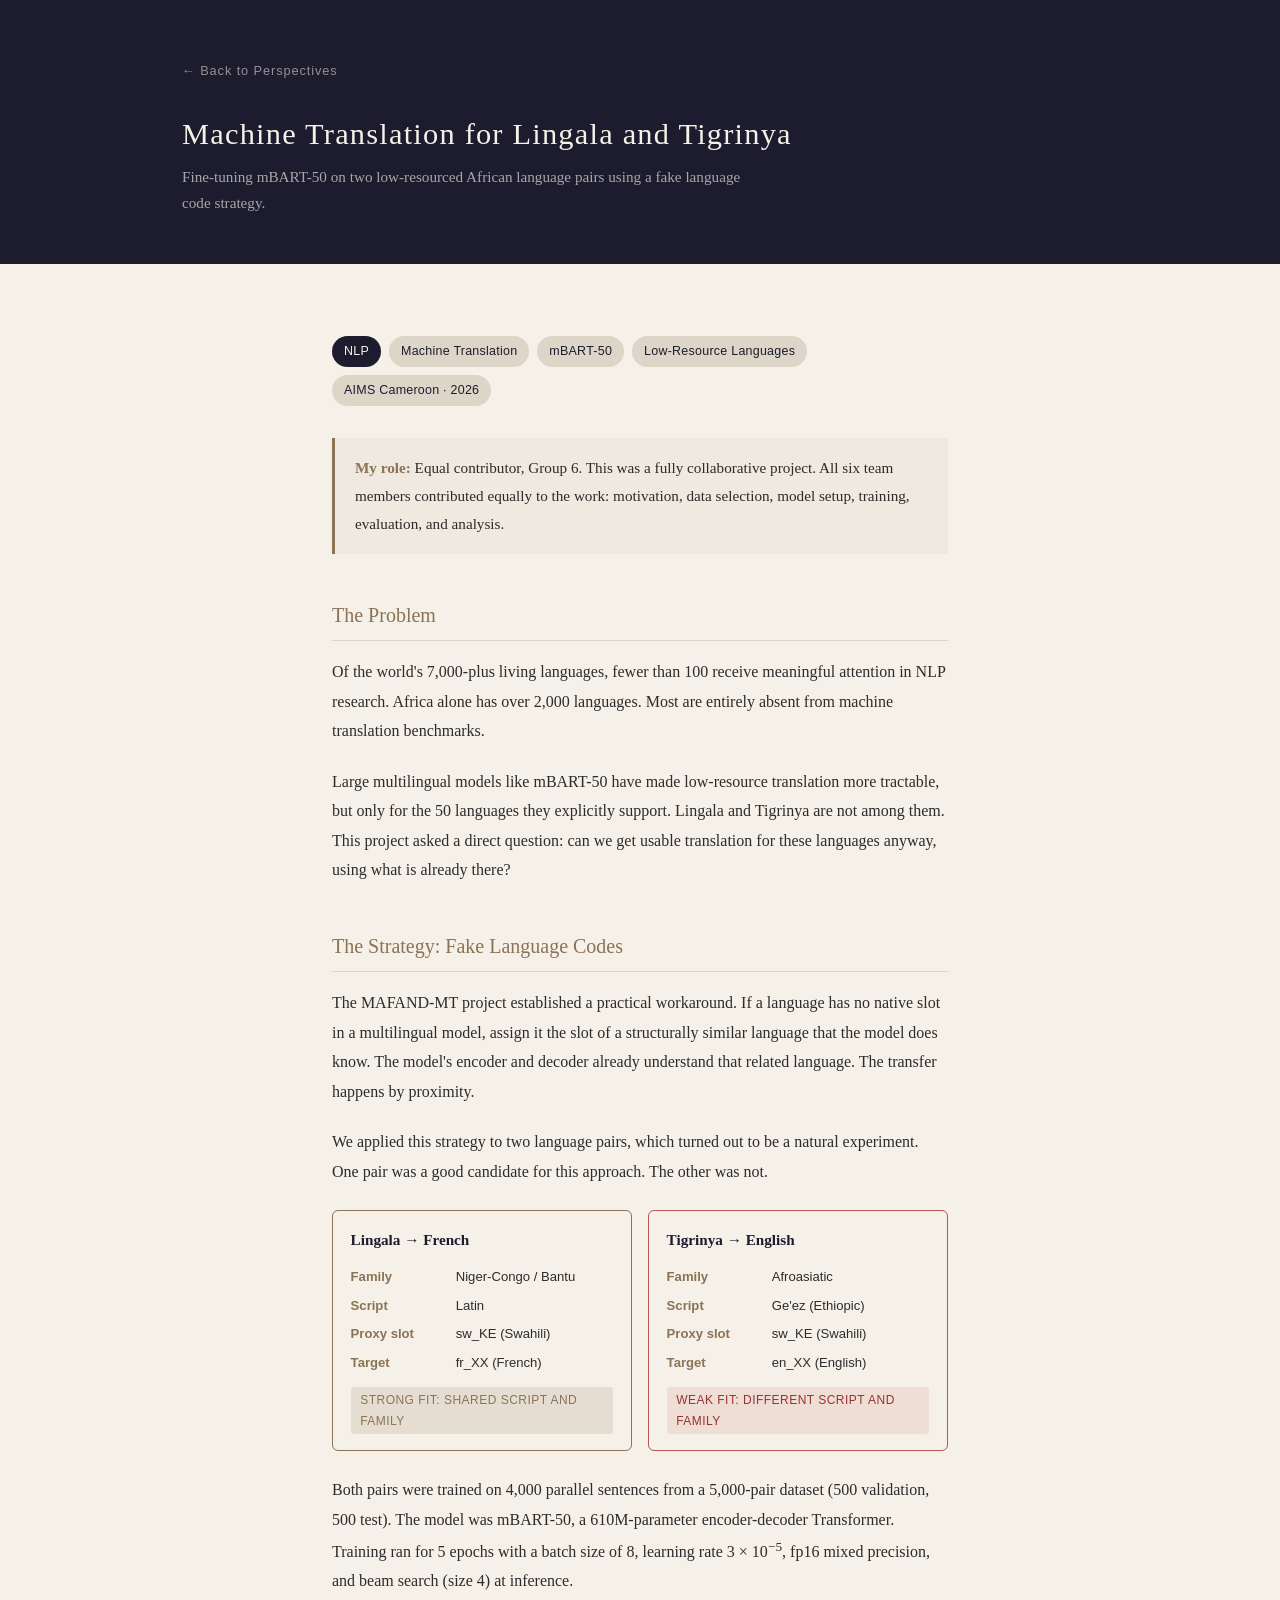
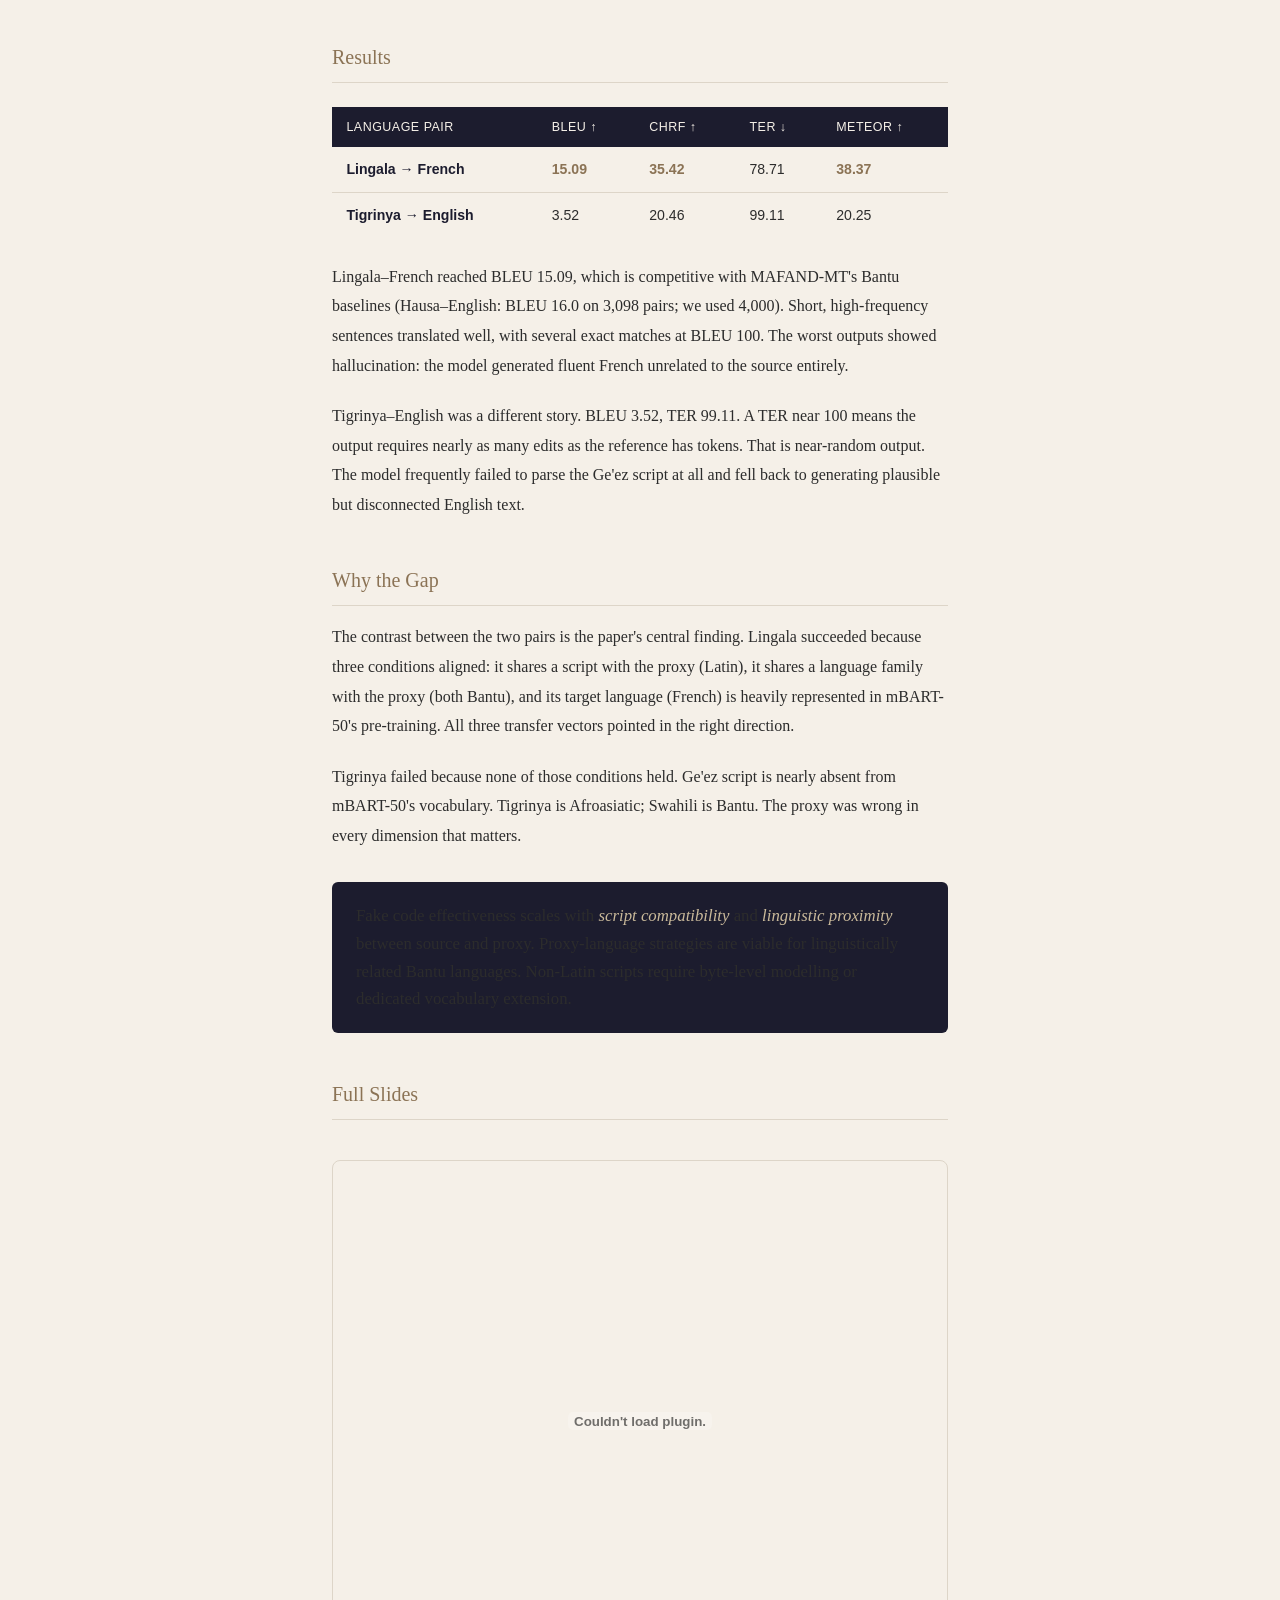
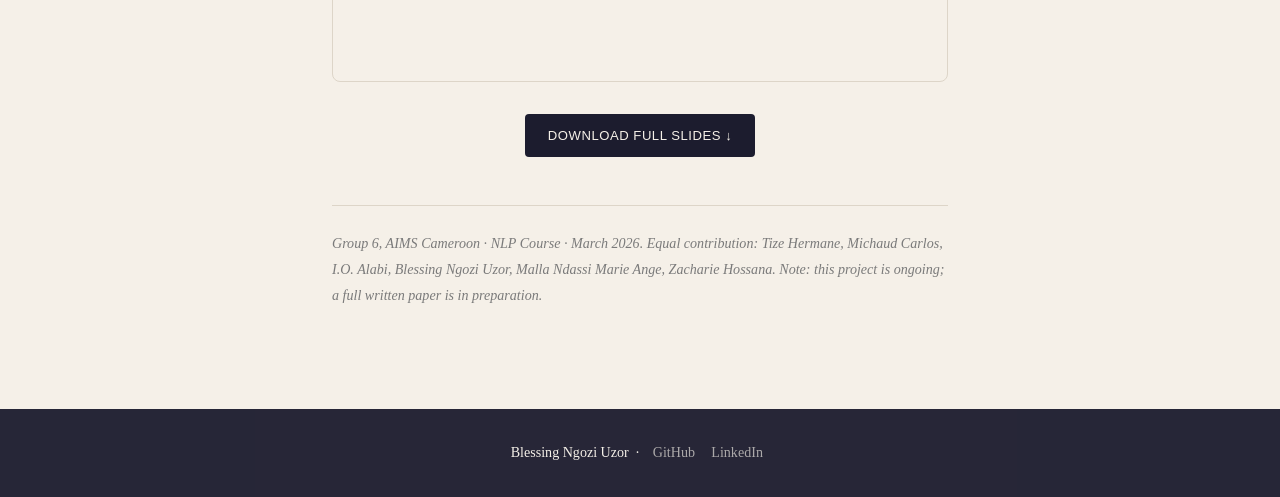
<file: projects/machine-translation.html>
<!DOCTYPE html>
<html lang="en">
<head>
    <meta charset="UTF-8">
    <meta name="viewport" content="width=device-width, initial-scale=1.0">
    <title>Machine Translation for Lingala and Tigrinya — Blessing Ngozi Uzor</title>
    <link rel="stylesheet" href="../style.css">
    <style>
        .project-meta {
            display: flex;
            flex-wrap: wrap;
            gap: 0.5rem;
            margin: 1.5rem 0;
        }

        .meta-chip {
            background: var(--border);
            color: var(--dark);
            font-size: 0.78rem;
            font-family: Arial, sans-serif;
            padding: 0.3rem 0.75rem;
            border-radius: 20px;
            letter-spacing: 0.02em;
        }

        .meta-chip.accent {
            background: var(--dark);
            color: var(--cream);
        }

        .role-box {
            border-left: 3px solid var(--accent);
            padding: 1rem 1.25rem;
            margin: 2rem 0;
            background: rgba(139, 115, 85, 0.06);
        }

        .role-box p {
            margin: 0;
            font-size: 0.95rem;
            color: var(--text);
        }

        .role-box strong {
            color: var(--accent);
            font-family: Georgia, serif;
        }

        .two-col {
            display: grid;
            grid-template-columns: 1fr 1fr;
            gap: 1rem;
            margin: 1.5rem 0;
        }

        .lang-card {
            border: 1px solid var(--border);
            border-radius: 6px;
            padding: 1rem 1.1rem;
        }

        .lang-card.strong {
            border-color: var(--accent);
        }

        .lang-card.weak {
            border-color: #b55;
        }

        .lang-card h4 {
            font-family: Georgia, serif;
            font-size: 0.95rem;
            color: var(--dark);
            margin: 0 0 0.6rem 0;
        }

        .lang-card table {
            width: 100%;
            font-size: 0.82rem;
            font-family: Arial, sans-serif;
            border-collapse: collapse;
        }

        .lang-card td {
            padding: 0.2rem 0;
            color: var(--text);
        }

        .lang-card td:first-child {
            color: var(--accent);
            font-weight: bold;
            width: 40%;
        }

        .fit-label {
            display: inline-block;
            margin-top: 0.6rem;
            font-size: 0.75rem;
            font-family: Arial, sans-serif;
            letter-spacing: 0.04em;
            text-transform: uppercase;
            padding: 0.2rem 0.6rem;
            border-radius: 3px;
        }

        .fit-label.strong {
            background: rgba(139, 115, 85, 0.15);
            color: var(--accent);
        }

        .fit-label.weak {
            background: rgba(180, 60, 60, 0.1);
            color: #933;
        }

        .results-table {
            width: 100%;
            border-collapse: collapse;
            font-family: Arial, sans-serif;
            font-size: 0.88rem;
            margin: 1.5rem 0;
        }

        .results-table th {
            background: var(--dark);
            color: var(--cream);
            padding: 0.6rem 0.9rem;
            text-align: left;
            font-weight: normal;
            letter-spacing: 0.04em;
            font-size: 0.78rem;
            text-transform: uppercase;
        }

        .results-table td {
            padding: 0.65rem 0.9rem;
            border-bottom: 1px solid var(--border);
            color: var(--text);
        }

        .results-table tr:last-child td {
            border-bottom: none;
        }

        .results-table .highlight {
            color: var(--accent);
            font-weight: bold;
        }

        .finding-box {
            background: var(--dark);
            color: var(--cream);
            border-radius: 6px;
            padding: 1.25rem 1.5rem;
            margin: 2rem 0;
        }

        .finding-box p {
            margin: 0;
            font-family: Georgia, serif;
            font-size: 1.05rem;
            line-height: 1.65;
        }

        .finding-box span {
            color: #c9b99a;
            font-style: italic;
        }

        .slides-embed {
            margin: 2.5rem 0;
            border: 1px solid var(--border);
            border-radius: 8px;
            overflow: hidden;
        }

        .slides-embed embed {
            width: 100%;
            height: 520px;
            display: block;
        }

        .btn-download {
            display: inline-block;
            margin-top: 0.5rem;
            padding: 0.65rem 1.4rem;
            background: var(--dark);
            color: var(--cream);
            font-family: Arial, sans-serif;
            font-size: 0.82rem;
            letter-spacing: 0.04em;
            text-transform: uppercase;
            text-decoration: none;
            border-radius: 4px;
        }

        .btn-download:hover {
            opacity: 0.85;
        }

        @media (max-width: 600px) {
            .two-col {
                grid-template-columns: 1fr;
            }
        }
    </style>
</head>
<body>

    <header class="post-header">
        <div class="container">
            <a href="../index.html" class="back-link">&larr; Back to Perspectives</a>
            <h1>Machine Translation for Lingala and Tigrinya</h1>
            <p class="subtitle">Fine-tuning mBART-50 on two low-resourced African language pairs using a fake language code strategy.</p>
        </div>
    </header>

    <article class="post-body">

        <div class="project-meta">
            <span class="meta-chip accent">NLP</span>
            <span class="meta-chip">Machine Translation</span>
            <span class="meta-chip">mBART-50</span>
            <span class="meta-chip">Low-Resource Languages</span>
            <span class="meta-chip">AIMS Cameroon &middot; 2026</span>
        </div>

        <div class="role-box">
            <p><strong>My role:</strong> Equal contributor, Group 6. This was a fully collaborative project. All six team members contributed equally to the work: motivation, data selection, model setup, training, evaluation, and analysis.</p>
        </div>

        <h2>The Problem</h2>

        <p>Of the world's 7,000-plus living languages, fewer than 100 receive meaningful attention in NLP research. Africa alone has over 2,000 languages. Most are entirely absent from machine translation benchmarks.</p>

        <p>Large multilingual models like mBART-50 have made low-resource translation more tractable, but only for the 50 languages they explicitly support. Lingala and Tigrinya are not among them. This project asked a direct question: can we get usable translation for these languages anyway, using what is already there?</p>

        <h2>The Strategy: Fake Language Codes</h2>

        <p>The MAFAND-MT project established a practical workaround. If a language has no native slot in a multilingual model, assign it the slot of a structurally similar language that the model does know. The model's encoder and decoder already understand that related language. The transfer happens by proximity.</p>

        <p>We applied this strategy to two language pairs, which turned out to be a natural experiment. One pair was a good candidate for this approach. The other was not.</p>

        <div class="two-col">
            <div class="lang-card strong">
                <h4>Lingala &rarr; French</h4>
                <table>
                    <tr><td>Family</td><td>Niger-Congo / Bantu</td></tr>
                    <tr><td>Script</td><td>Latin</td></tr>
                    <tr><td>Proxy slot</td><td>sw_KE (Swahili)</td></tr>
                    <tr><td>Target</td><td>fr_XX (French)</td></tr>
                </table>
                <span class="fit-label strong">Strong fit: shared script and family</span>
            </div>
            <div class="lang-card weak">
                <h4>Tigrinya &rarr; English</h4>
                <table>
                    <tr><td>Family</td><td>Afroasiatic</td></tr>
                    <tr><td>Script</td><td>Ge'ez (Ethiopic)</td></tr>
                    <tr><td>Proxy slot</td><td>sw_KE (Swahili)</td></tr>
                    <tr><td>Target</td><td>en_XX (English)</td></tr>
                </table>
                <span class="fit-label weak">Weak fit: different script and family</span>
            </div>
        </div>

        <p>Both pairs were trained on 4,000 parallel sentences from a 5,000-pair dataset (500 validation, 500 test). The model was mBART-50, a 610M-parameter encoder-decoder Transformer. Training ran for 5 epochs with a batch size of 8, learning rate 3 &times; 10<sup>&minus;5</sup>, fp16 mixed precision, and beam search (size 4) at inference.</p>

        <h2>Results</h2>

        <table class="results-table">
            <thead>
                <tr>
                    <th>Language Pair</th>
                    <th>BLEU &uarr;</th>
                    <th>ChrF &uarr;</th>
                    <th>TER &darr;</th>
                    <th>METEOR &uarr;</th>
                </tr>
            </thead>
            <tbody>
                <tr>
                    <td><strong>Lingala &rarr; French</strong></td>
                    <td class="highlight">15.09</td>
                    <td class="highlight">35.42</td>
                    <td>78.71</td>
                    <td class="highlight">38.37</td>
                </tr>
                <tr>
                    <td><strong>Tigrinya &rarr; English</strong></td>
                    <td>3.52</td>
                    <td>20.46</td>
                    <td>99.11</td>
                    <td>20.25</td>
                </tr>
            </tbody>
        </table>

        <p>Lingala–French reached BLEU 15.09, which is competitive with MAFAND-MT's Bantu baselines (Hausa–English: BLEU 16.0 on 3,098 pairs; we used 4,000). Short, high-frequency sentences translated well, with several exact matches at BLEU 100. The worst outputs showed hallucination: the model generated fluent French unrelated to the source entirely.</p>

        <p>Tigrinya–English was a different story. BLEU 3.52, TER 99.11. A TER near 100 means the output requires nearly as many edits as the reference has tokens. That is near-random output. The model frequently failed to parse the Ge'ez script at all and fell back to generating plausible but disconnected English text.</p>

        <h2>Why the Gap</h2>

        <p>The contrast between the two pairs is the paper's central finding. Lingala succeeded because three conditions aligned: it shares a script with the proxy (Latin), it shares a language family with the proxy (both Bantu), and its target language (French) is heavily represented in mBART-50's pre-training. All three transfer vectors pointed in the right direction.</p>

        <p>Tigrinya failed because none of those conditions held. Ge'ez script is nearly absent from mBART-50's vocabulary. Tigrinya is Afroasiatic; Swahili is Bantu. The proxy was wrong in every dimension that matters.</p>

        <div class="finding-box">
            <p>Fake code effectiveness scales with <span>script compatibility</span> and <span>linguistic proximity</span> between source and proxy. Proxy-language strategies are viable for linguistically related Bantu languages. Non-Latin scripts require byte-level modelling or dedicated vocabulary extension.</p>
        </div>

        <h2>Full Slides</h2>

        <div class="slides-embed">
            <embed src="machine-translation/machine-translation-slides.pdf" type="application/pdf">
        </div>

        <div style="text-align: center; margin-top: -1rem; margin-bottom: 2rem;">
            <a href="machine-translation/machine-translation-slides.pdf" class="btn-download" target="_blank" rel="noopener">Download Full Slides &darr;</a>
        </div>

        <p class="post-note">Group 6, AIMS Cameroon &middot; NLP Course &middot; March 2026. Equal contribution: Tize Hermane, Michaud Carlos, I.O. Alabi, Blessing Ngozi Uzor, Malla Ndassi Marie Ange, Zacharie Hossana. Note: this project is ongoing; a full written paper is in preparation.</p>

    </article>

    <footer>
        <div class="container">
            <p>
                Blessing Ngozi Uzor &nbsp;&middot;&nbsp;
                <a href="https://github.com/Ngozi-uzor" target="_blank" rel="noopener">GitHub</a>
                <a href="https://linkedin.com/in/uzor-blessing-ngozi-2a97b01a7" target="_blank" rel="noopener">LinkedIn</a>
            </p>
        </div>
    </footer>

</body>
</html>
</file>
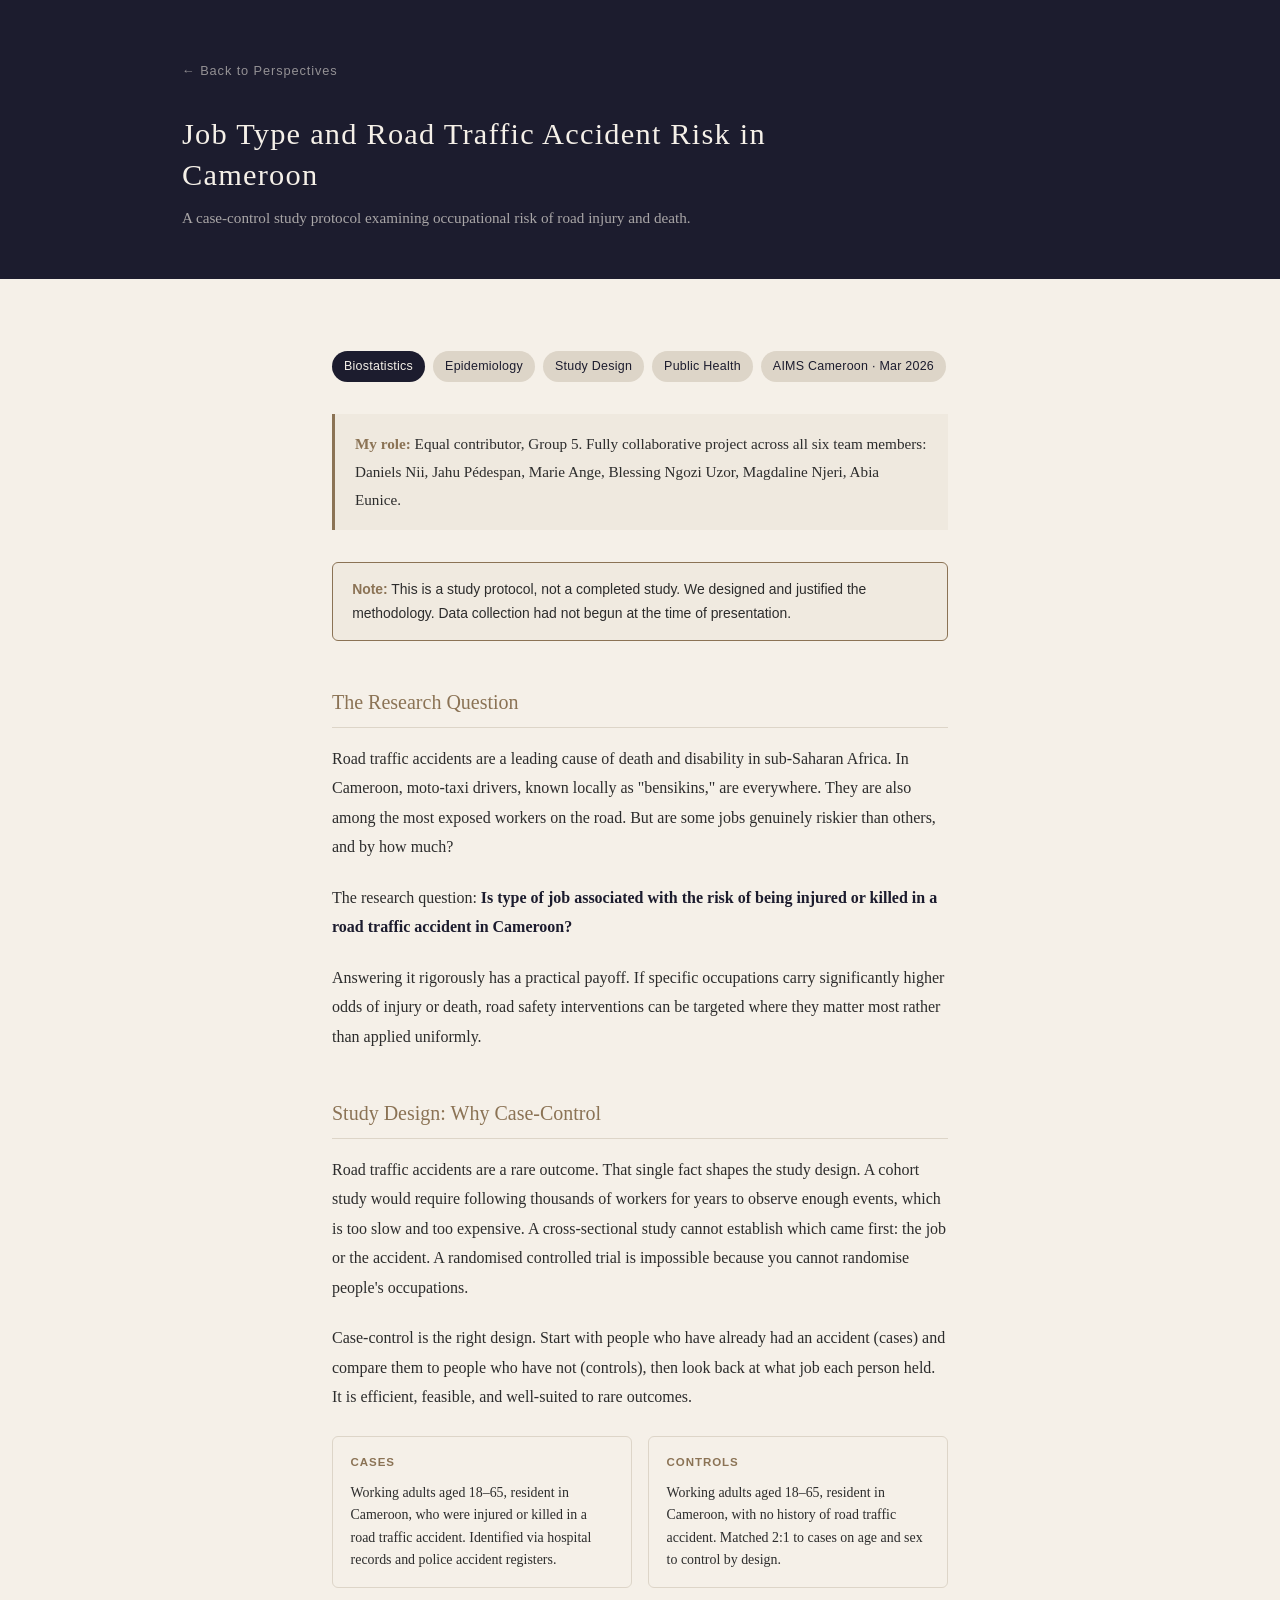
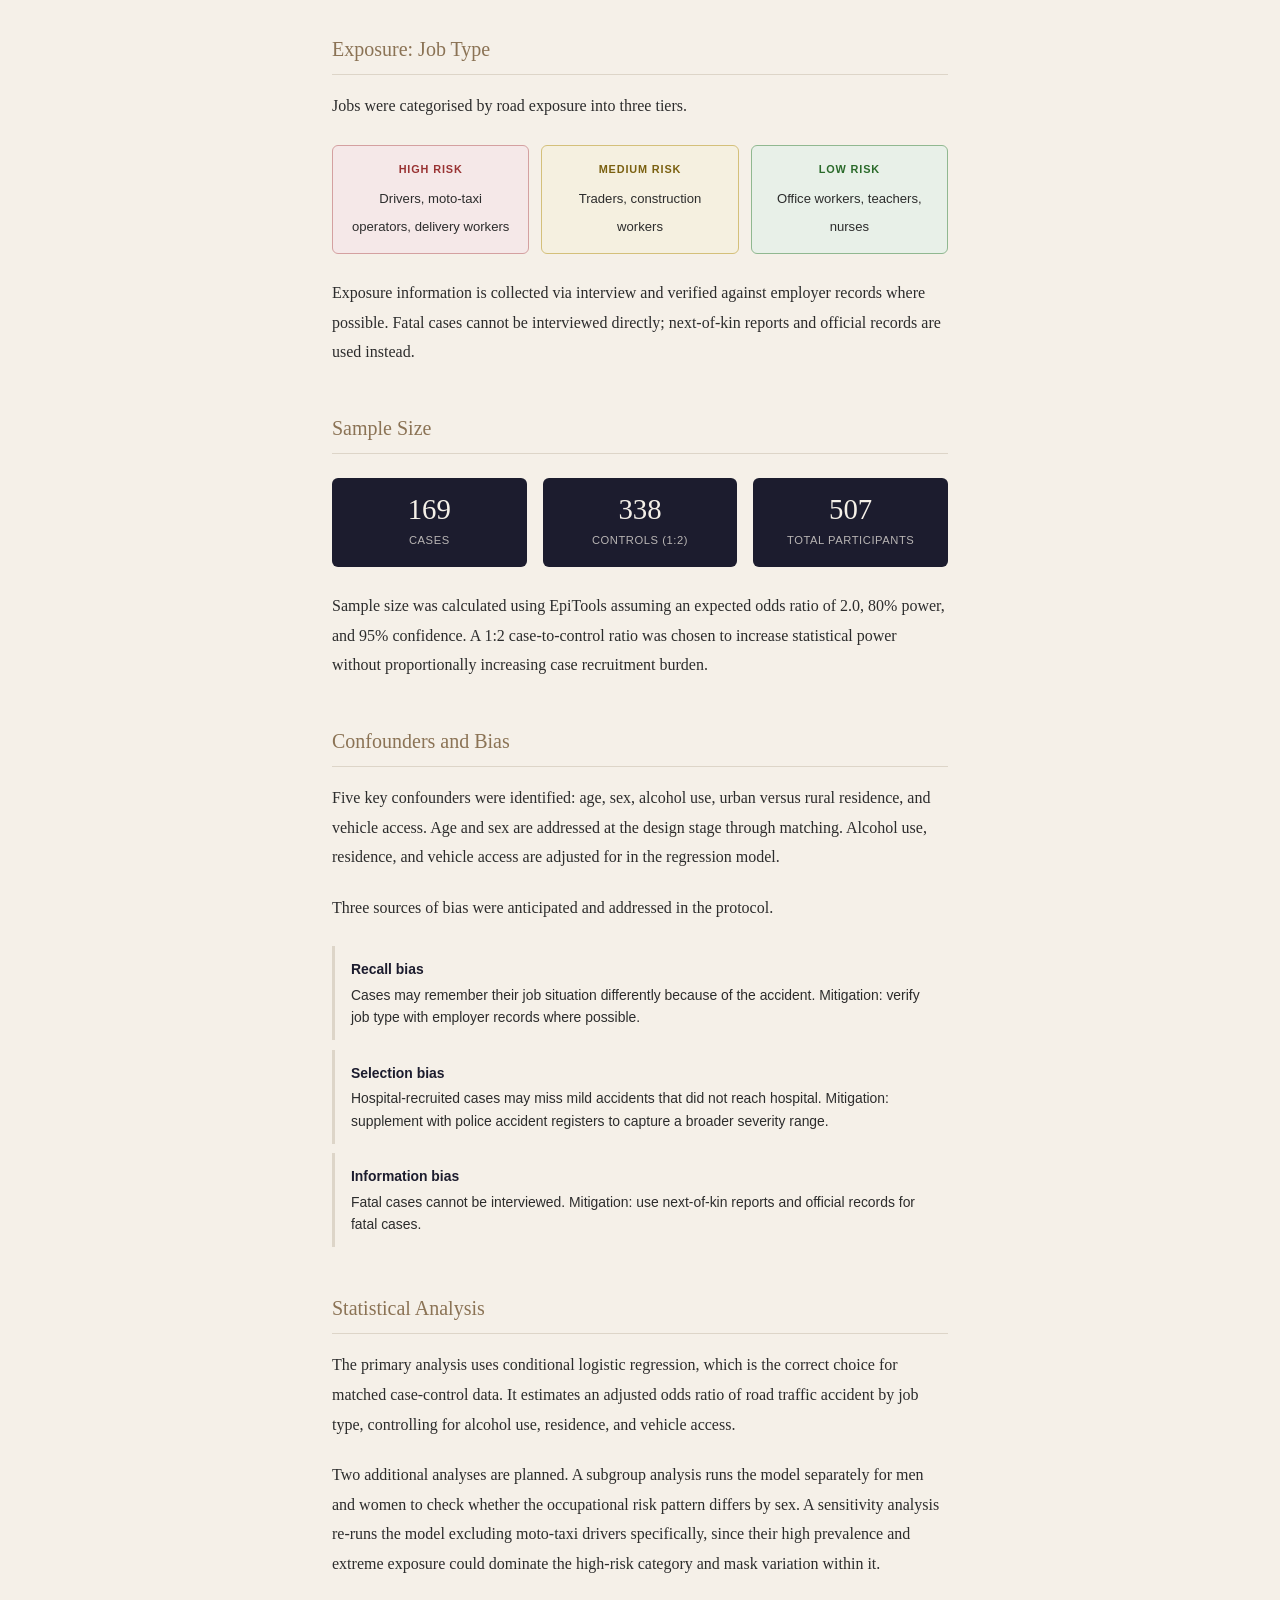
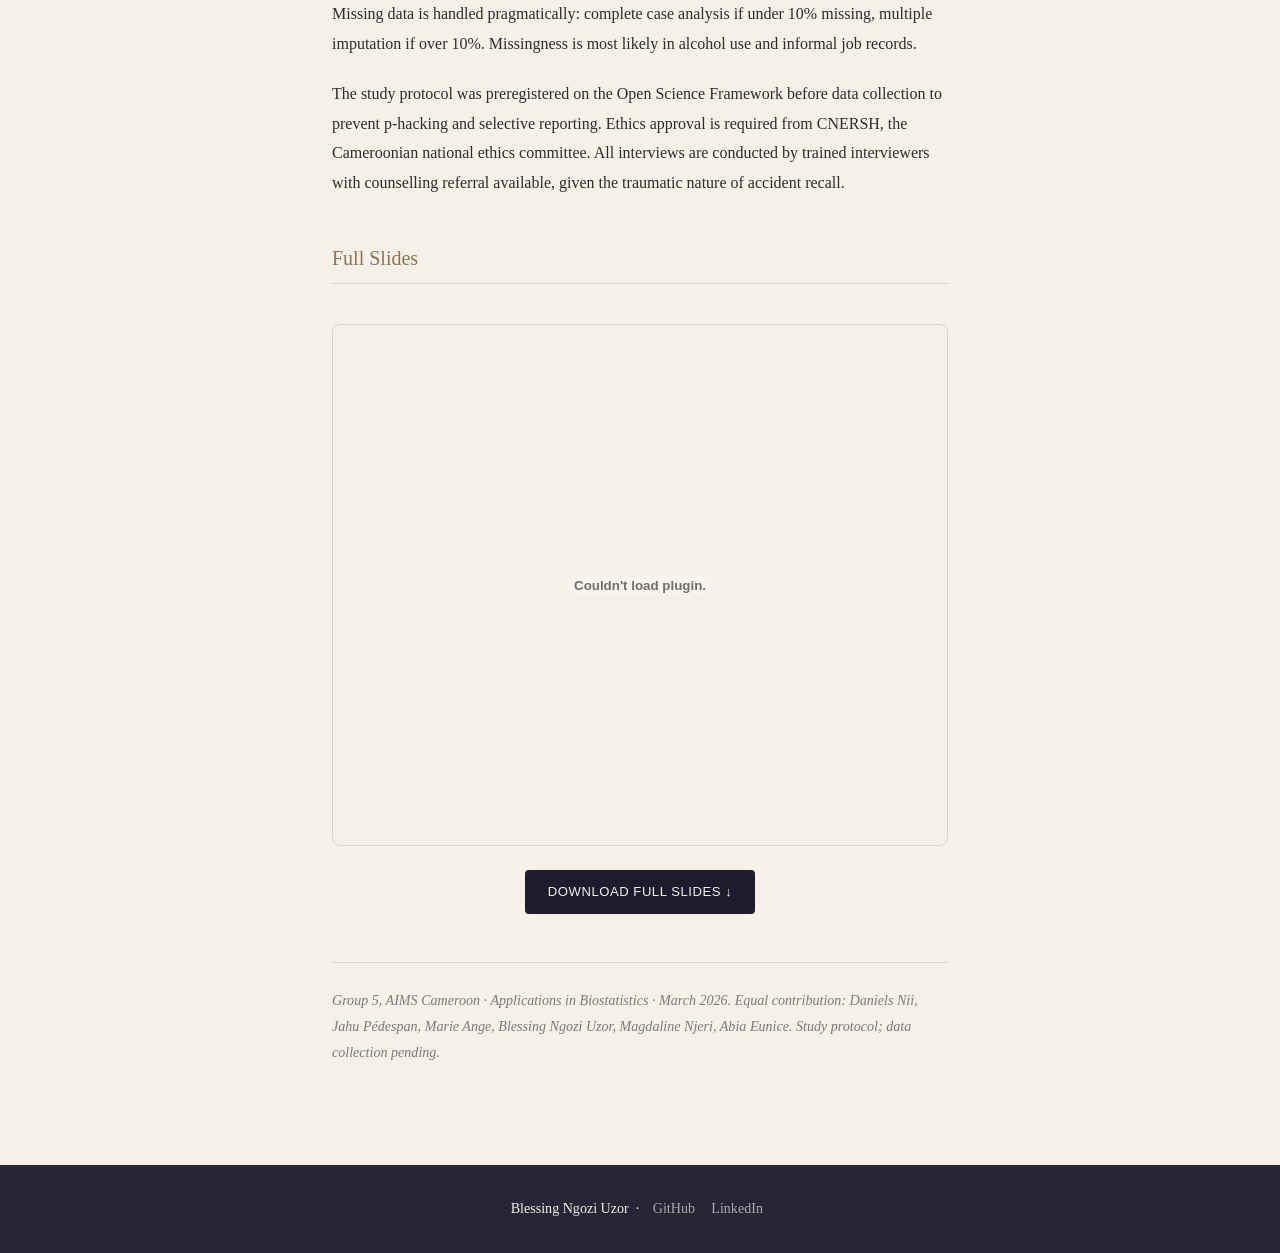
<file: projects/road-accident-study.html>
<!DOCTYPE html>
<html lang="en">
<head>
    <meta charset="UTF-8">
    <meta name="viewport" content="width=device-width, initial-scale=1.0">
    <title>Job Type and Road Traffic Accident Risk in Cameroon — Blessing Ngozi Uzor</title>
    <link rel="stylesheet" href="../style.css">
    <style>
        .project-meta {
            display: flex;
            flex-wrap: wrap;
            gap: 0.5rem;
            margin: 1.5rem 0;
        }

        .meta-chip {
            background: var(--border);
            color: var(--dark);
            font-size: 0.78rem;
            font-family: Arial, sans-serif;
            padding: 0.3rem 0.75rem;
            border-radius: 20px;
            letter-spacing: 0.02em;
        }

        .meta-chip.accent {
            background: var(--dark);
            color: var(--cream);
        }

        .role-box {
            border-left: 3px solid var(--accent);
            padding: 1rem 1.25rem;
            margin: 2rem 0;
            background: rgba(139, 115, 85, 0.06);
        }

        .role-box p { margin: 0; font-size: 0.95rem; color: var(--text); }
        .role-box strong { color: var(--accent); font-family: Georgia, serif; }

        .protocol-note {
            border: 1px solid var(--accent);
            border-radius: 6px;
            padding: 0.9rem 1.2rem;
            margin: 1.5rem 0;
            font-family: Arial, sans-serif;
            font-size: 0.87rem;
            color: var(--text);
            background: rgba(139, 115, 85, 0.05);
        }

        .protocol-note strong { color: var(--accent); }

        .job-grid {
            display: grid;
            grid-template-columns: repeat(3, 1fr);
            gap: 0.75rem;
            margin: 1.5rem 0;
        }

        .job-card {
            border-radius: 6px;
            padding: 0.9rem 1rem;
            text-align: center;
        }

        .job-card.high { background: #f5e8e8; border: 1px solid #d4a0a0; }
        .job-card.med  { background: #f5f0e0; border: 1px solid #d4c07a; }
        .job-card.low  { background: #e8f0e8; border: 1px solid #90b890; }

        .job-card .job-level {
            font-size: 0.68rem;
            font-family: Arial, sans-serif;
            letter-spacing: 0.08em;
            text-transform: uppercase;
            display: block;
            margin-bottom: 0.35rem;
            font-weight: bold;
        }

        .job-card.high .job-level { color: #933; }
        .job-card.med .job-level  { color: #7a6010; }
        .job-card.low .job-level  { color: #2a6a2a; }

        .job-card .job-examples {
            font-size: 0.82rem;
            font-family: Arial, sans-serif;
            color: var(--text);
            line-height: 1.5;
        }

        .design-grid {
            display: grid;
            grid-template-columns: 1fr 1fr;
            gap: 1rem;
            margin: 1.5rem 0;
        }

        .design-card {
            border: 1px solid var(--border);
            border-radius: 6px;
            padding: 1rem 1.1rem;
        }

        .design-card h4 {
            font-family: Arial, sans-serif;
            font-size: 0.72rem;
            letter-spacing: 0.08em;
            text-transform: uppercase;
            color: var(--accent);
            margin: 0 0 0.6rem 0;
        }

        .design-card p {
            font-size: 0.87rem;
            margin: 0;
            color: var(--text);
            line-height: 1.6;
        }

        .bias-list {
            list-style: none;
            padding: 0;
            margin: 1.5rem 0;
        }

        .bias-list li {
            border-left: 3px solid var(--border);
            padding: 0.75rem 1rem;
            margin-bottom: 0.6rem;
            font-family: Arial, sans-serif;
            font-size: 0.87rem;
            color: var(--text);
            line-height: 1.6;
        }

        .bias-list li strong {
            color: var(--dark);
            display: block;
            margin-bottom: 0.2rem;
        }

        .stats-row {
            display: grid;
            grid-template-columns: repeat(3, 1fr);
            gap: 1rem;
            margin: 1.5rem 0;
        }

        .stat-box {
            background: var(--dark);
            color: var(--cream);
            border-radius: 6px;
            padding: 1.1rem;
            text-align: center;
        }

        .stat-box .stat-number {
            font-size: 1.8rem;
            font-family: Georgia, serif;
            display: block;
            line-height: 1;
        }

        .stat-box .stat-label {
            font-size: 0.7rem;
            font-family: Arial, sans-serif;
            letter-spacing: 0.05em;
            text-transform: uppercase;
            opacity: 0.72;
            margin-top: 0.4rem;
            display: block;
        }

        .slides-embed {
            margin: 2.5rem 0;
            border: 1px solid var(--border);
            border-radius: 8px;
            overflow: hidden;
        }

        .slides-embed embed { width: 100%; height: 520px; display: block; }

        .btn-download {
            display: inline-block;
            padding: 0.65rem 1.4rem;
            background: var(--dark);
            color: var(--cream);
            font-family: Arial, sans-serif;
            font-size: 0.82rem;
            letter-spacing: 0.04em;
            text-transform: uppercase;
            text-decoration: none;
            border-radius: 4px;
        }

        .btn-download:hover { opacity: 0.85; }

        @media (max-width: 600px) {
            .job-grid, .stats-row { grid-template-columns: 1fr; }
            .design-grid { grid-template-columns: 1fr; }
        }
    </style>
</head>
<body>

    <header class="post-header">
        <div class="container">
            <a href="../index.html" class="back-link">&larr; Back to Perspectives</a>
            <h1>Job Type and Road Traffic Accident Risk in Cameroon</h1>
            <p class="subtitle">A case-control study protocol examining occupational risk of road injury and death.</p>
        </div>
    </header>

    <article class="post-body">

        <div class="project-meta">
            <span class="meta-chip accent">Biostatistics</span>
            <span class="meta-chip">Epidemiology</span>
            <span class="meta-chip">Study Design</span>
            <span class="meta-chip">Public Health</span>
            <span class="meta-chip">AIMS Cameroon &middot; Mar 2026</span>
        </div>

        <div class="role-box">
            <p><strong>My role:</strong> Equal contributor, Group 5. Fully collaborative project across all six team members: Daniels Nii, Jahu Pédespan, Marie Ange, Blessing Ngozi Uzor, Magdaline Njeri, Abia Eunice.</p>
        </div>

        <div class="protocol-note">
            <strong>Note:</strong> This is a study protocol, not a completed study. We designed and justified the methodology. Data collection had not begun at the time of presentation.
        </div>

        <h2>The Research Question</h2>

        <p>Road traffic accidents are a leading cause of death and disability in sub-Saharan Africa. In Cameroon, moto-taxi drivers, known locally as "bensikins," are everywhere. They are also among the most exposed workers on the road. But are some jobs genuinely riskier than others, and by how much?</p>

        <p>The research question: <strong>Is type of job associated with the risk of being injured or killed in a road traffic accident in Cameroon?</strong></p>

        <p>Answering it rigorously has a practical payoff. If specific occupations carry significantly higher odds of injury or death, road safety interventions can be targeted where they matter most rather than applied uniformly.</p>

        <h2>Study Design: Why Case-Control</h2>

        <p>Road traffic accidents are a rare outcome. That single fact shapes the study design. A cohort study would require following thousands of workers for years to observe enough events, which is too slow and too expensive. A cross-sectional study cannot establish which came first: the job or the accident. A randomised controlled trial is impossible because you cannot randomise people's occupations.</p>

        <p>Case-control is the right design. Start with people who have already had an accident (cases) and compare them to people who have not (controls), then look back at what job each person held. It is efficient, feasible, and well-suited to rare outcomes.</p>

        <div class="design-grid">
            <div class="design-card">
                <h4>Cases</h4>
                <p>Working adults aged 18–65, resident in Cameroon, who were injured or killed in a road traffic accident. Identified via hospital records and police accident registers.</p>
            </div>
            <div class="design-card">
                <h4>Controls</h4>
                <p>Working adults aged 18–65, resident in Cameroon, with no history of road traffic accident. Matched 2:1 to cases on age and sex to control by design.</p>
            </div>
        </div>

        <h2>Exposure: Job Type</h2>

        <p>Jobs were categorised by road exposure into three tiers.</p>

        <div class="job-grid">
            <div class="job-card high">
                <span class="job-level">High Risk</span>
                <span class="job-examples">Drivers, moto-taxi operators, delivery workers</span>
            </div>
            <div class="job-card med">
                <span class="job-level">Medium Risk</span>
                <span class="job-examples">Traders, construction workers</span>
            </div>
            <div class="job-card low">
                <span class="job-level">Low Risk</span>
                <span class="job-examples">Office workers, teachers, nurses</span>
            </div>
        </div>

        <p>Exposure information is collected via interview and verified against employer records where possible. Fatal cases cannot be interviewed directly; next-of-kin reports and official records are used instead.</p>

        <h2>Sample Size</h2>

        <div class="stats-row">
            <div class="stat-box">
                <span class="stat-number">169</span>
                <span class="stat-label">Cases</span>
            </div>
            <div class="stat-box">
                <span class="stat-number">338</span>
                <span class="stat-label">Controls (1:2)</span>
            </div>
            <div class="stat-box">
                <span class="stat-number">507</span>
                <span class="stat-label">Total participants</span>
            </div>
        </div>

        <p>Sample size was calculated using EpiTools assuming an expected odds ratio of 2.0, 80% power, and 95% confidence. A 1:2 case-to-control ratio was chosen to increase statistical power without proportionally increasing case recruitment burden.</p>

        <h2>Confounders and Bias</h2>

        <p>Five key confounders were identified: age, sex, alcohol use, urban versus rural residence, and vehicle access. Age and sex are addressed at the design stage through matching. Alcohol use, residence, and vehicle access are adjusted for in the regression model.</p>

        <p>Three sources of bias were anticipated and addressed in the protocol.</p>

        <ul class="bias-list">
            <li>
                <strong>Recall bias</strong>
                Cases may remember their job situation differently because of the accident. Mitigation: verify job type with employer records where possible.
            </li>
            <li>
                <strong>Selection bias</strong>
                Hospital-recruited cases may miss mild accidents that did not reach hospital. Mitigation: supplement with police accident registers to capture a broader severity range.
            </li>
            <li>
                <strong>Information bias</strong>
                Fatal cases cannot be interviewed. Mitigation: use next-of-kin reports and official records for fatal cases.
            </li>
        </ul>

        <h2>Statistical Analysis</h2>

        <p>The primary analysis uses conditional logistic regression, which is the correct choice for matched case-control data. It estimates an adjusted odds ratio of road traffic accident by job type, controlling for alcohol use, residence, and vehicle access.</p>

        <p>Two additional analyses are planned. A subgroup analysis runs the model separately for men and women to check whether the occupational risk pattern differs by sex. A sensitivity analysis re-runs the model excluding moto-taxi drivers specifically, since their high prevalence and extreme exposure could dominate the high-risk category and mask variation within it.</p>

        <p>Missing data is handled pragmatically: complete case analysis if under 10% missing, multiple imputation if over 10%. Missingness is most likely in alcohol use and informal job records.</p>

        <p>The study protocol was preregistered on the Open Science Framework before data collection to prevent p-hacking and selective reporting. Ethics approval is required from CNERSH, the Cameroonian national ethics committee. All interviews are conducted by trained interviewers with counselling referral available, given the traumatic nature of accident recall.</p>

        <h2>Full Slides</h2>

        <div class="slides-embed">
            <embed src="road-accident-study/road-accident-study-slides.pdf" type="application/pdf">
        </div>

        <div style="text-align: center; margin-top: -1rem; margin-bottom: 2rem;">
            <a href="road-accident-study/road-accident-study-slides.pdf" class="btn-download" target="_blank" rel="noopener">Download Full Slides &darr;</a>
        </div>

        <p class="post-note">Group 5, AIMS Cameroon &middot; Applications in Biostatistics &middot; March 2026. Equal contribution: Daniels Nii, Jahu Pédespan, Marie Ange, Blessing Ngozi Uzor, Magdaline Njeri, Abia Eunice. Study protocol; data collection pending.</p>

    </article>

    <footer>
        <div class="container">
            <p>
                Blessing Ngozi Uzor &nbsp;&middot;&nbsp;
                <a href="https://github.com/Ngozi-uzor" target="_blank" rel="noopener">GitHub</a>
                <a href="https://linkedin.com/in/uzor-blessing-ngozi-2a97b01a7" target="_blank" rel="noopener">LinkedIn</a>
            </p>
        </div>
    </footer>

</body>
</html>
</file>
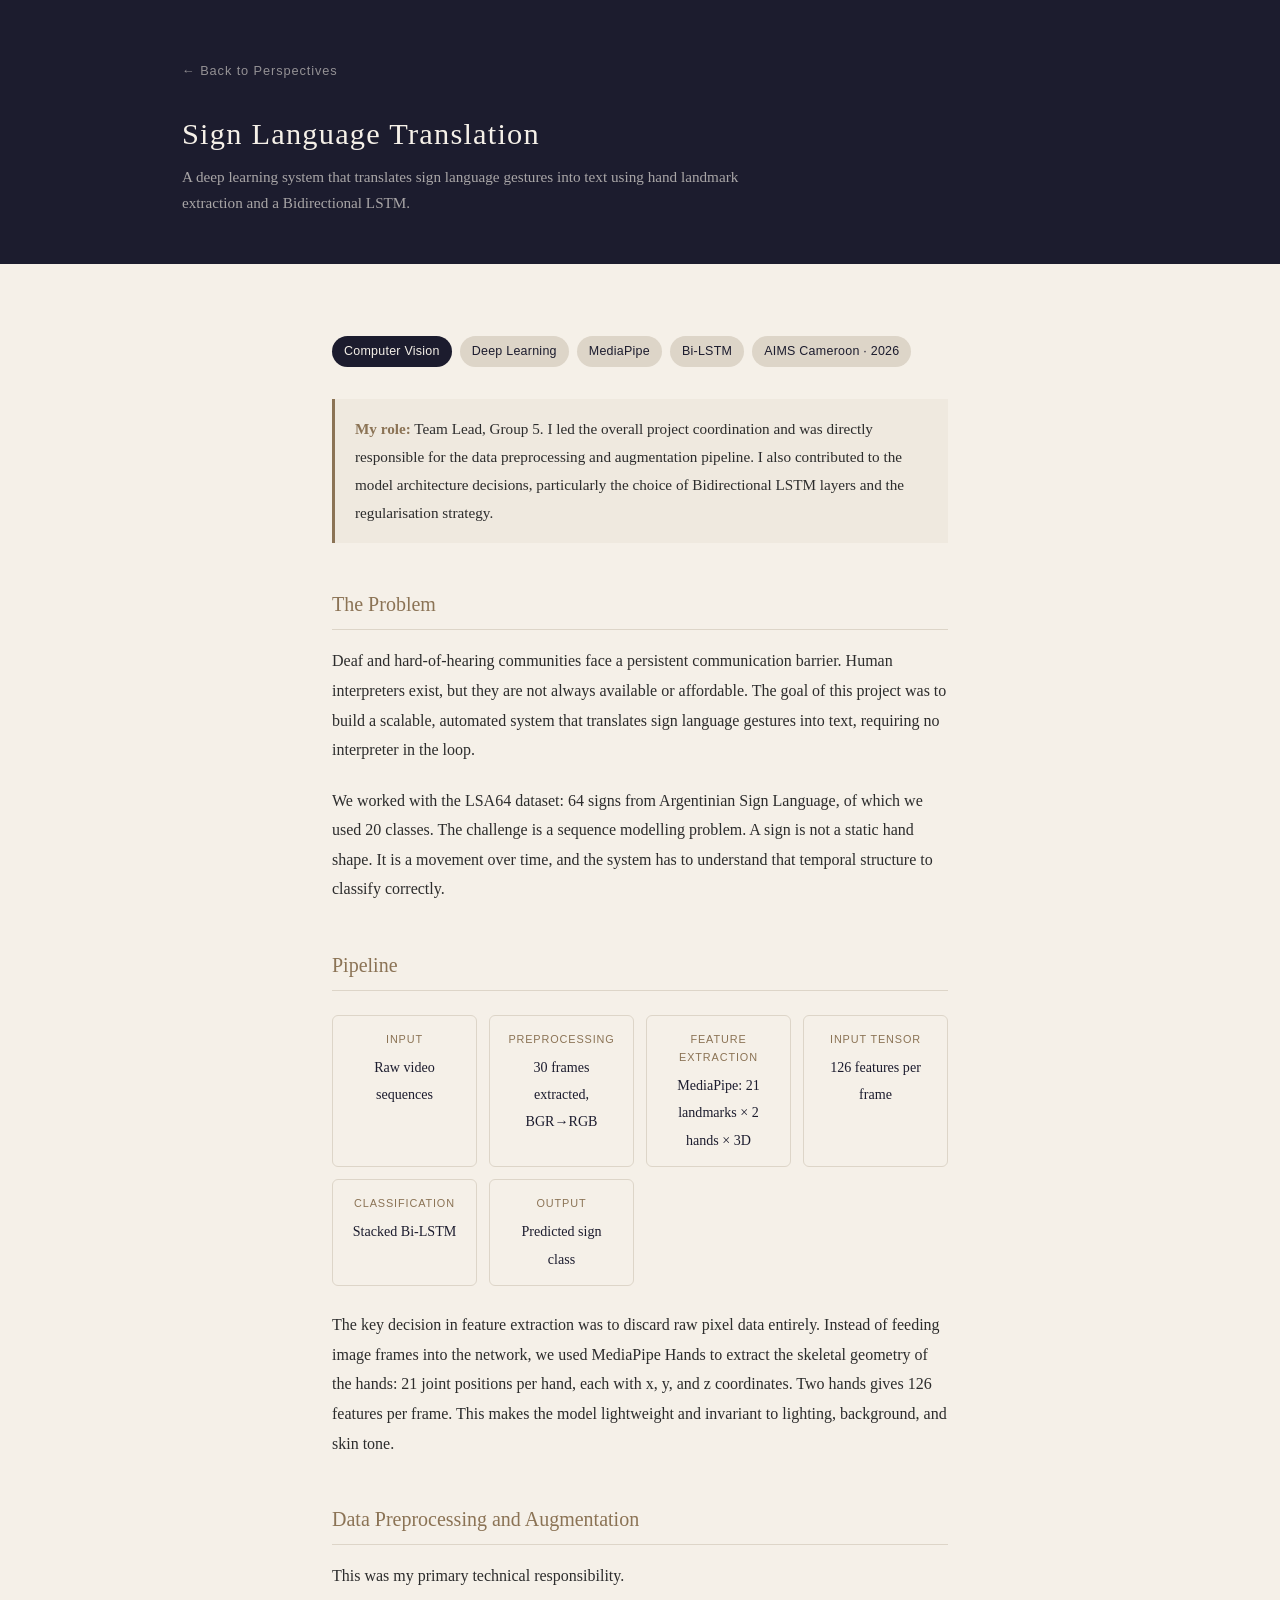
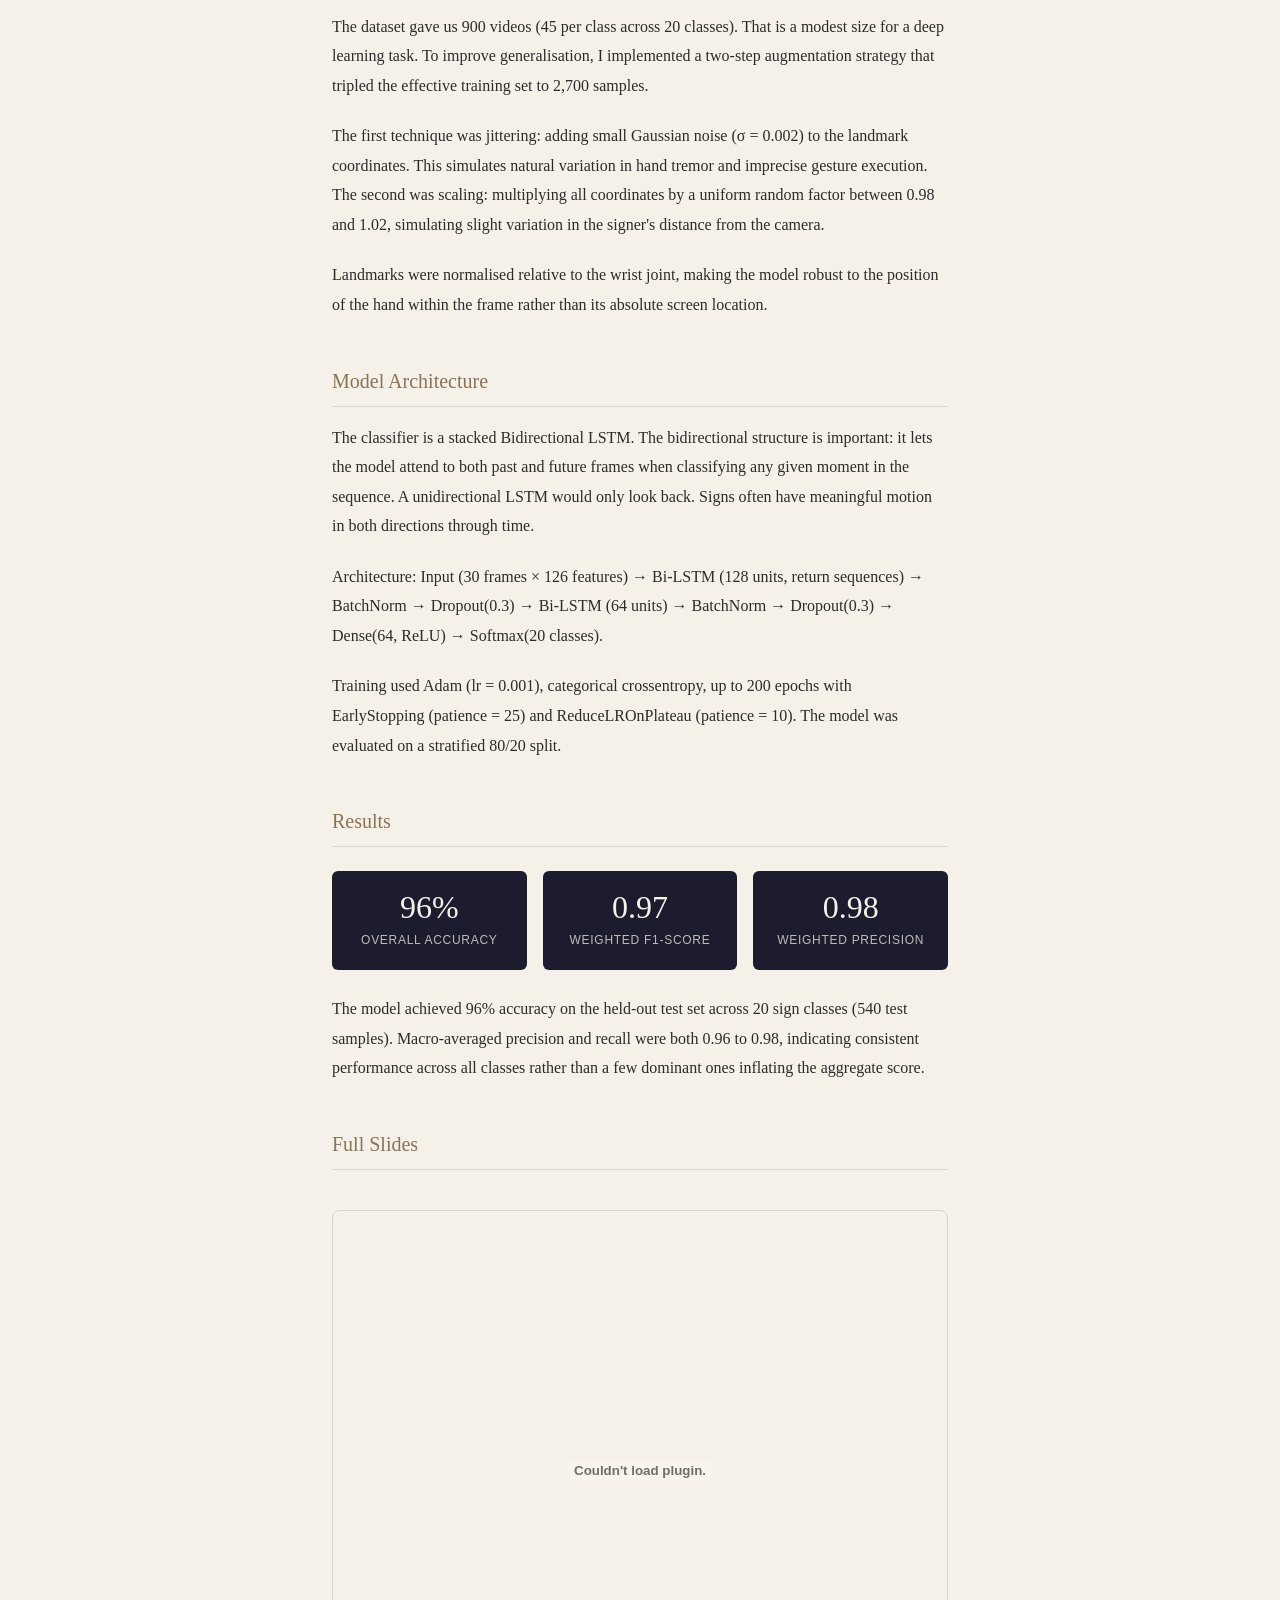
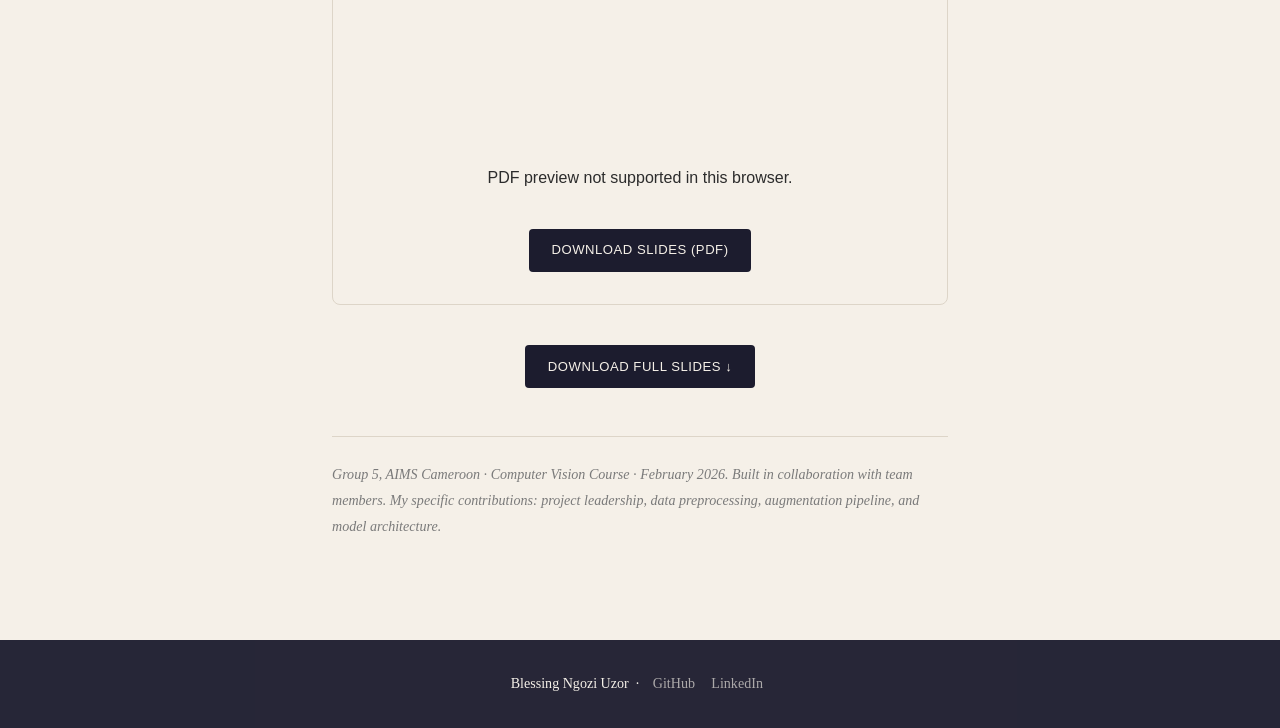
<file: projects/sign-language.html>
<!DOCTYPE html>
<html lang="en">
<head>
    <meta charset="UTF-8">
    <meta name="viewport" content="width=device-width, initial-scale=1.0">
    <title>Sign Language Translation — Blessing Ngozi Uzor</title>
    <link rel="stylesheet" href="../style.css">
    <style>
        .project-meta {
            display: flex;
            flex-wrap: wrap;
            gap: 0.5rem;
            margin: 1.5rem 0;
        }

        .meta-chip {
            background: var(--border);
            color: var(--dark);
            font-size: 0.78rem;
            font-family: Arial, sans-serif;
            padding: 0.3rem 0.75rem;
            border-radius: 20px;
            letter-spacing: 0.02em;
        }

        .meta-chip.accent {
            background: var(--dark);
            color: var(--cream);
        }

        .role-box {
            border-left: 3px solid var(--accent);
            padding: 1rem 1.25rem;
            margin: 2rem 0;
            background: rgba(139, 115, 85, 0.06);
        }

        .role-box p {
            margin: 0;
            font-size: 0.95rem;
            color: var(--text);
        }

        .role-box strong {
            color: var(--accent);
            font-family: Georgia, serif;
        }

        .pipeline-grid {
            display: grid;
            grid-template-columns: repeat(auto-fit, minmax(140px, 1fr));
            gap: 0.75rem;
            margin: 1.5rem 0;
        }

        .pipeline-step {
            background: var(--cream);
            border: 1px solid var(--border);
            border-radius: 6px;
            padding: 0.85rem 1rem;
            text-align: center;
        }

        .pipeline-step .step-label {
            font-size: 0.68rem;
            font-family: Arial, sans-serif;
            letter-spacing: 0.08em;
            text-transform: uppercase;
            color: var(--accent);
            display: block;
            margin-bottom: 0.3rem;
        }

        .pipeline-step .step-value {
            font-size: 0.88rem;
            font-family: Georgia, serif;
            color: var(--dark);
        }

        .results-row {
            display: grid;
            grid-template-columns: repeat(3, 1fr);
            gap: 1rem;
            margin: 1.5rem 0;
        }

        .result-stat {
            background: var(--dark);
            color: var(--cream);
            border-radius: 6px;
            padding: 1.25rem;
            text-align: center;
        }

        .result-stat .stat-number {
            font-size: 2rem;
            font-family: Georgia, serif;
            display: block;
            line-height: 1;
        }

        .result-stat .stat-label {
            font-size: 0.75rem;
            font-family: Arial, sans-serif;
            letter-spacing: 0.06em;
            text-transform: uppercase;
            opacity: 0.75;
            margin-top: 0.4rem;
            display: block;
        }

        .slides-embed {
            margin: 2.5rem 0;
            border: 1px solid var(--border);
            border-radius: 8px;
            overflow: hidden;
        }

        .slides-embed embed {
            width: 100%;
            height: 520px;
            display: block;
        }

        .slides-fallback {
            text-align: center;
            padding: 2rem;
            font-family: Arial, sans-serif;
            font-size: 0.9rem;
            color: var(--text);
        }

        .btn-download {
            display: inline-block;
            margin-top: 1rem;
            padding: 0.65rem 1.4rem;
            background: var(--dark);
            color: var(--cream);
            font-family: Arial, sans-serif;
            font-size: 0.82rem;
            letter-spacing: 0.04em;
            text-transform: uppercase;
            text-decoration: none;
            border-radius: 4px;
        }

        .btn-download:hover {
            opacity: 0.85;
        }

        @media (max-width: 600px) {
            .results-row {
                grid-template-columns: 1fr;
            }
        }
    </style>
</head>
<body>

    <header class="post-header">
        <div class="container">
            <a href="../index.html" class="back-link">&larr; Back to Perspectives</a>
            <h1>Sign Language Translation</h1>
            <p class="subtitle">A deep learning system that translates sign language gestures into text using hand landmark extraction and a Bidirectional LSTM.</p>
        </div>
    </header>

    <article class="post-body">

        <div class="project-meta">
            <span class="meta-chip accent">Computer Vision</span>
            <span class="meta-chip">Deep Learning</span>
            <span class="meta-chip">MediaPipe</span>
            <span class="meta-chip">Bi-LSTM</span>
            <span class="meta-chip">AIMS Cameroon &middot; 2026</span>
        </div>

        <div class="role-box">
            <p><strong>My role:</strong> Team Lead, Group 5. I led the overall project coordination and was directly responsible for the data preprocessing and augmentation pipeline. I also contributed to the model architecture decisions, particularly the choice of Bidirectional LSTM layers and the regularisation strategy.</p>
        </div>

        <h2>The Problem</h2>

        <p>Deaf and hard-of-hearing communities face a persistent communication barrier. Human interpreters exist, but they are not always available or affordable. The goal of this project was to build a scalable, automated system that translates sign language gestures into text, requiring no interpreter in the loop.</p>

        <p>We worked with the LSA64 dataset: 64 signs from Argentinian Sign Language, of which we used 20 classes. The challenge is a sequence modelling problem. A sign is not a static hand shape. It is a movement over time, and the system has to understand that temporal structure to classify correctly.</p>

        <h2>Pipeline</h2>

        <div class="pipeline-grid">
            <div class="pipeline-step">
                <span class="step-label">Input</span>
                <span class="step-value">Raw video sequences</span>
            </div>
            <div class="pipeline-step">
                <span class="step-label">Preprocessing</span>
                <span class="step-value">30 frames extracted, BGR&rarr;RGB</span>
            </div>
            <div class="pipeline-step">
                <span class="step-label">Feature Extraction</span>
                <span class="step-value">MediaPipe: 21 landmarks &times; 2 hands &times; 3D</span>
            </div>
            <div class="pipeline-step">
                <span class="step-label">Input Tensor</span>
                <span class="step-value">126 features per frame</span>
            </div>
            <div class="pipeline-step">
                <span class="step-label">Classification</span>
                <span class="step-value">Stacked Bi-LSTM</span>
            </div>
            <div class="pipeline-step">
                <span class="step-label">Output</span>
                <span class="step-value">Predicted sign class</span>
            </div>
        </div>

        <p>The key decision in feature extraction was to discard raw pixel data entirely. Instead of feeding image frames into the network, we used MediaPipe Hands to extract the skeletal geometry of the hands: 21 joint positions per hand, each with x, y, and z coordinates. Two hands gives 126 features per frame. This makes the model lightweight and invariant to lighting, background, and skin tone.</p>

        <h2>Data Preprocessing and Augmentation</h2>

        <p>This was my primary technical responsibility.</p>

        <p>The dataset gave us 900 videos (45 per class across 20 classes). That is a modest size for a deep learning task. To improve generalisation, I implemented a two-step augmentation strategy that tripled the effective training set to 2,700 samples.</p>

        <p>The first technique was jittering: adding small Gaussian noise (σ = 0.002) to the landmark coordinates. This simulates natural variation in hand tremor and imprecise gesture execution. The second was scaling: multiplying all coordinates by a uniform random factor between 0.98 and 1.02, simulating slight variation in the signer's distance from the camera.</p>

        <p>Landmarks were normalised relative to the wrist joint, making the model robust to the position of the hand within the frame rather than its absolute screen location.</p>

        <h2>Model Architecture</h2>

        <p>The classifier is a stacked Bidirectional LSTM. The bidirectional structure is important: it lets the model attend to both past and future frames when classifying any given moment in the sequence. A unidirectional LSTM would only look back. Signs often have meaningful motion in both directions through time.</p>

        <p>Architecture: Input (30 frames &times; 126 features) &rarr; Bi-LSTM (128 units, return sequences) &rarr; BatchNorm &rarr; Dropout(0.3) &rarr; Bi-LSTM (64 units) &rarr; BatchNorm &rarr; Dropout(0.3) &rarr; Dense(64, ReLU) &rarr; Softmax(20 classes).</p>

        <p>Training used Adam (lr = 0.001), categorical crossentropy, up to 200 epochs with EarlyStopping (patience = 25) and ReduceLROnPlateau (patience = 10). The model was evaluated on a stratified 80/20 split.</p>

        <h2>Results</h2>

        <div class="results-row">
            <div class="result-stat">
                <span class="stat-number">96%</span>
                <span class="stat-label">Overall Accuracy</span>
            </div>
            <div class="result-stat">
                <span class="stat-number">0.97</span>
                <span class="stat-label">Weighted F1-Score</span>
            </div>
            <div class="result-stat">
                <span class="stat-number">0.98</span>
                <span class="stat-label">Weighted Precision</span>
            </div>
        </div>

        <p>The model achieved 96% accuracy on the held-out test set across 20 sign classes (540 test samples). Macro-averaged precision and recall were both 0.96 to 0.98, indicating consistent performance across all classes rather than a few dominant ones inflating the aggregate score.</p>

        <h2>Full Slides</h2>

        <div class="slides-embed">
            <embed src="sign-language/sign-language-slides.pdf" type="application/pdf">
            <div class="slides-fallback">
                <p>PDF preview not supported in this browser.</p>
                <a href="sign-language/sign-language-slides.pdf" class="btn-download" target="_blank" rel="noopener">Download Slides (PDF)</a>
            </div>
        </div>

        <div style="text-align: center; margin-top: -1rem; margin-bottom: 2rem;">
            <a href="sign-language/sign-language-slides.pdf" class="btn-download" target="_blank" rel="noopener">Download Full Slides &darr;</a>
        </div>

        <p class="post-note">Group 5, AIMS Cameroon &middot; Computer Vision Course &middot; February 2026. Built in collaboration with team members. My specific contributions: project leadership, data preprocessing, augmentation pipeline, and model architecture.</p>

    </article>

    <footer>
        <div class="container">
            <p>
                Blessing Ngozi Uzor &nbsp;&middot;&nbsp;
                <a href="https://github.com/Ngozi-uzor" target="_blank" rel="noopener">GitHub</a>
                <a href="https://linkedin.com/in/uzor-blessing-ngozi-2a97b01a7" target="_blank" rel="noopener">LinkedIn</a>
            </p>
        </div>
    </footer>

</body>
</html>
</file>
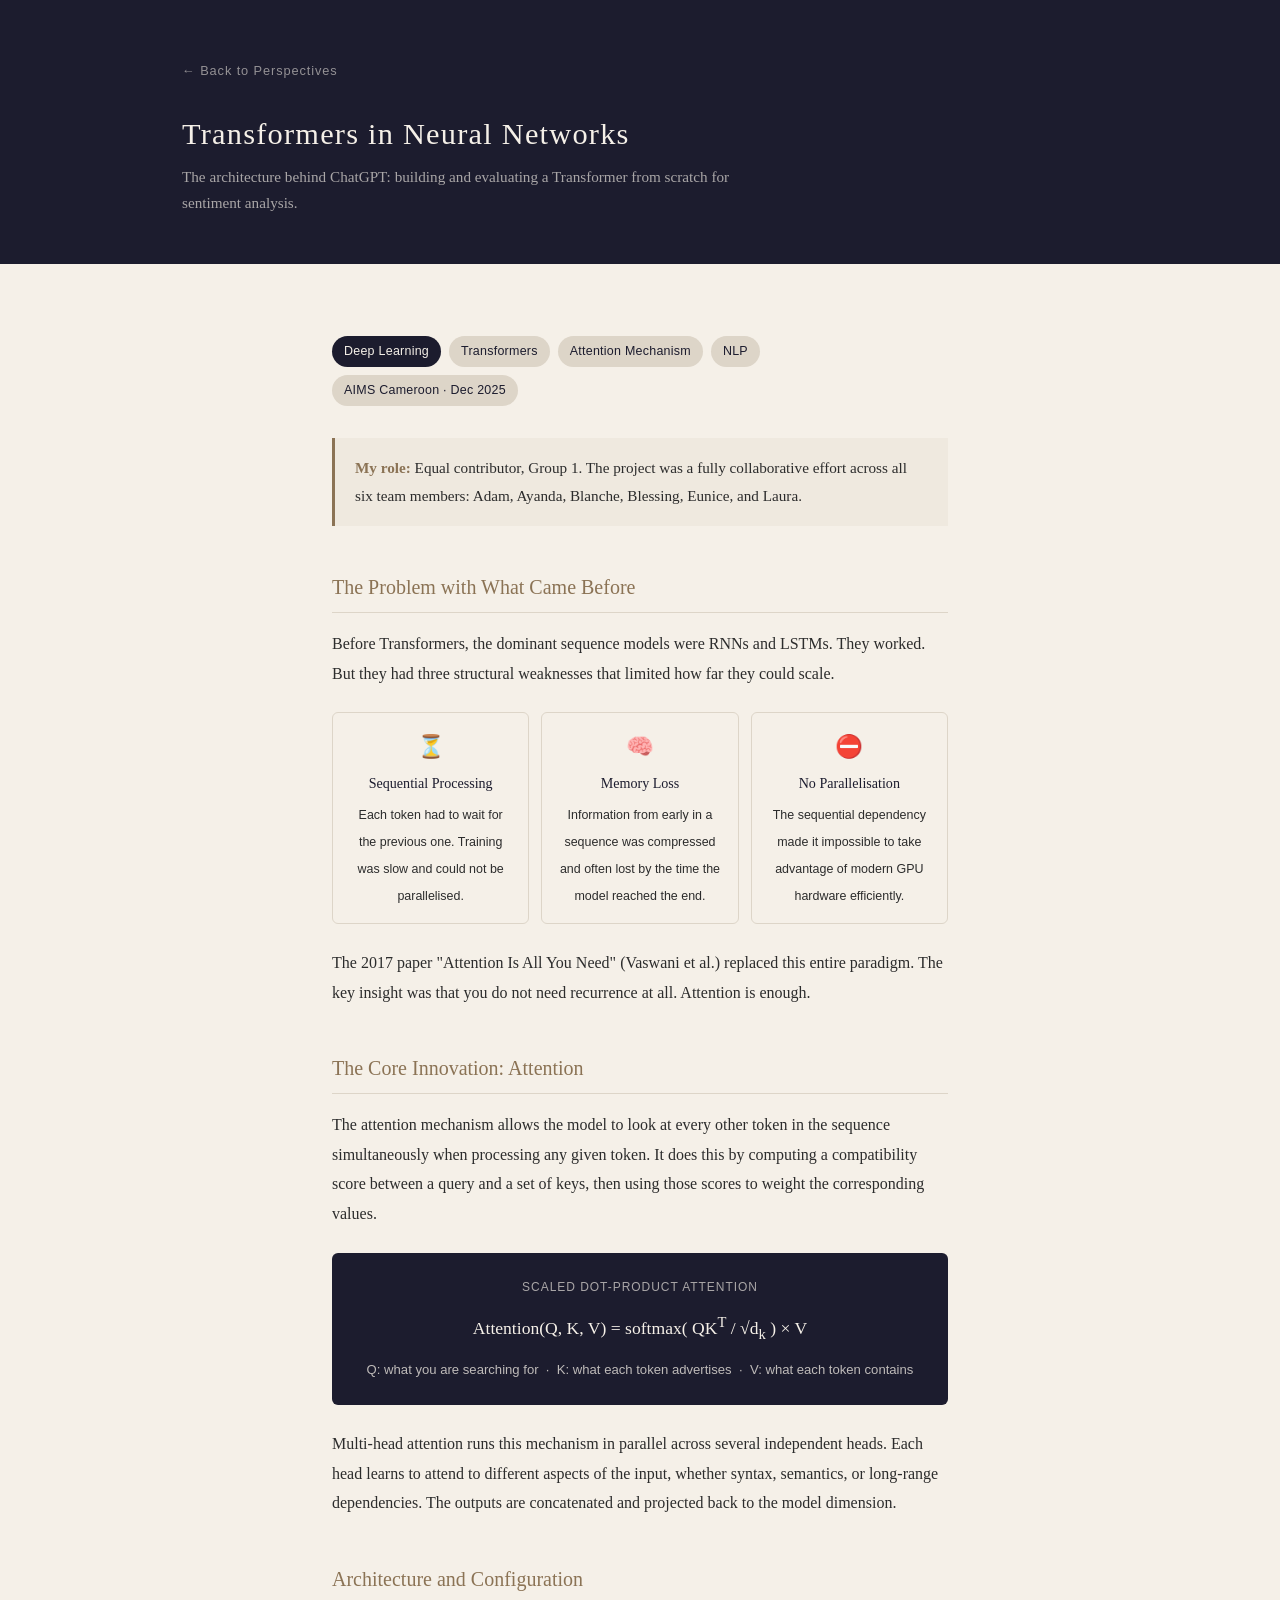
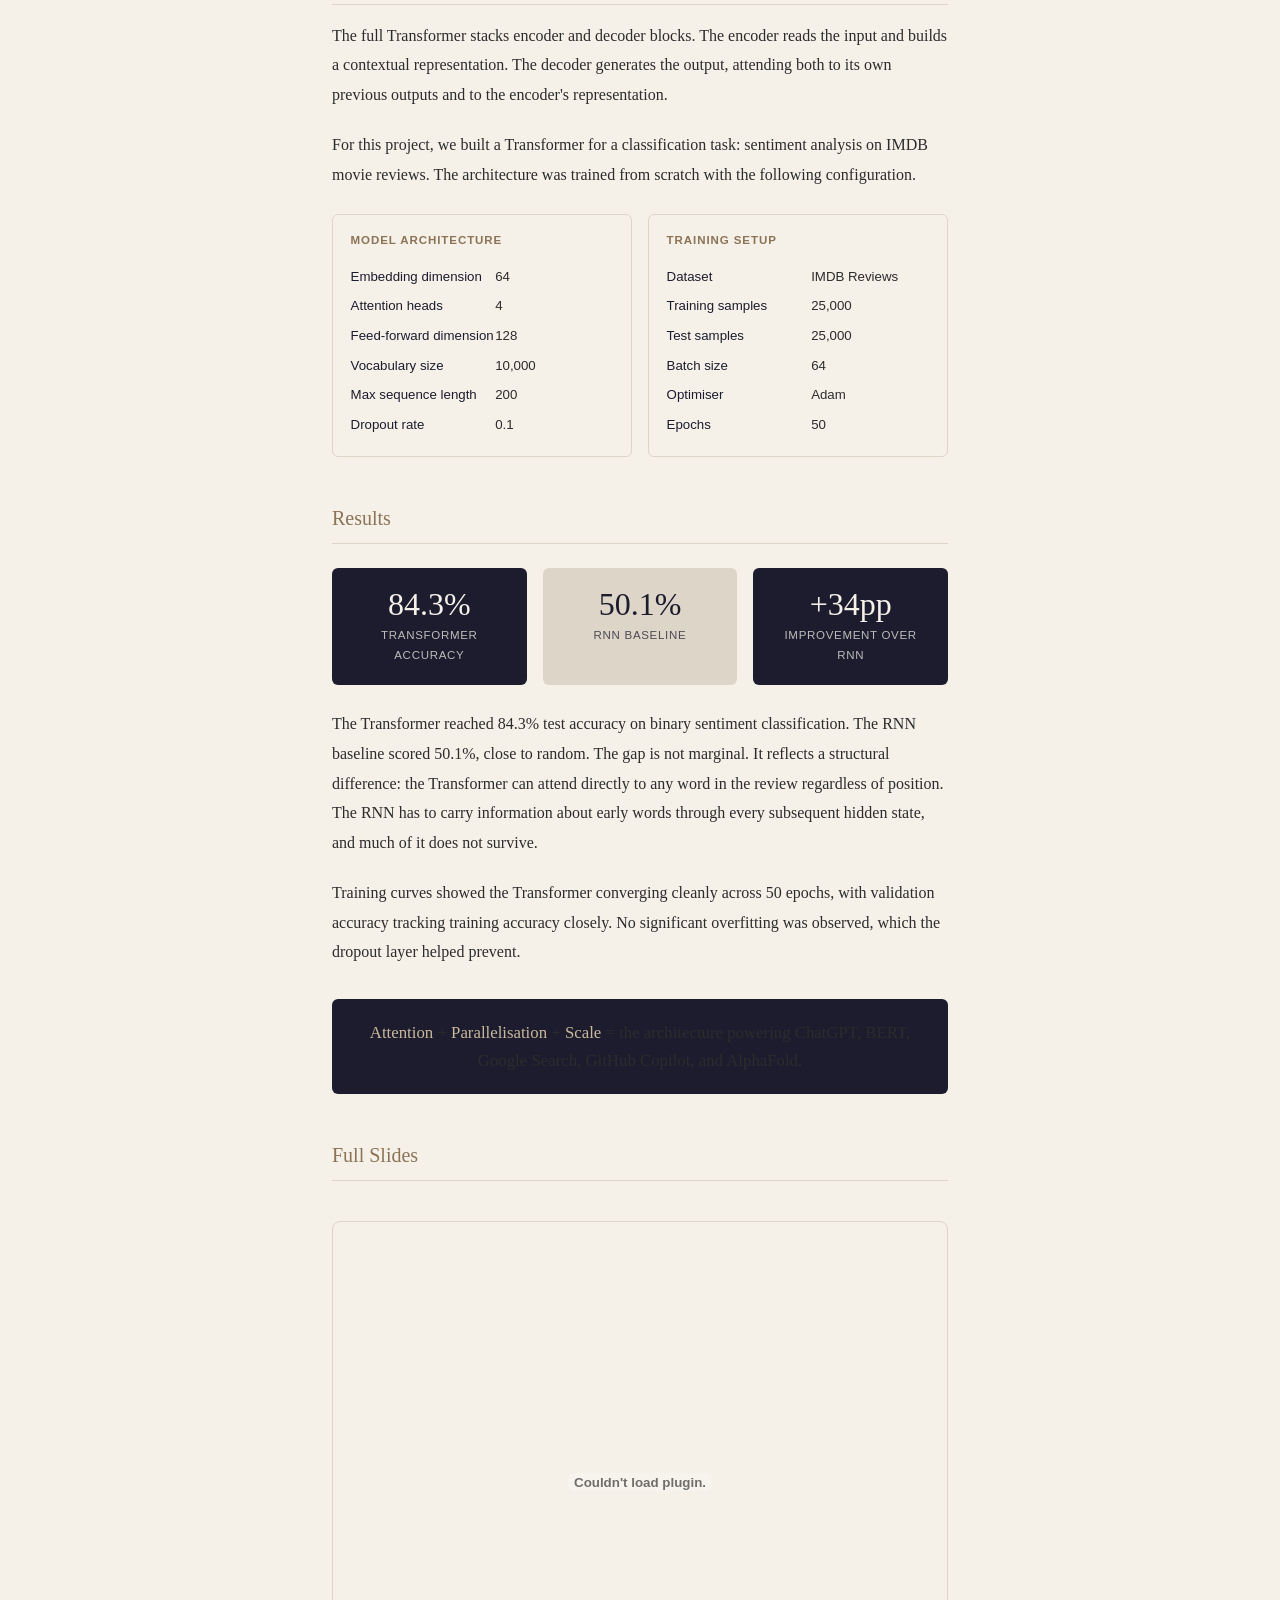
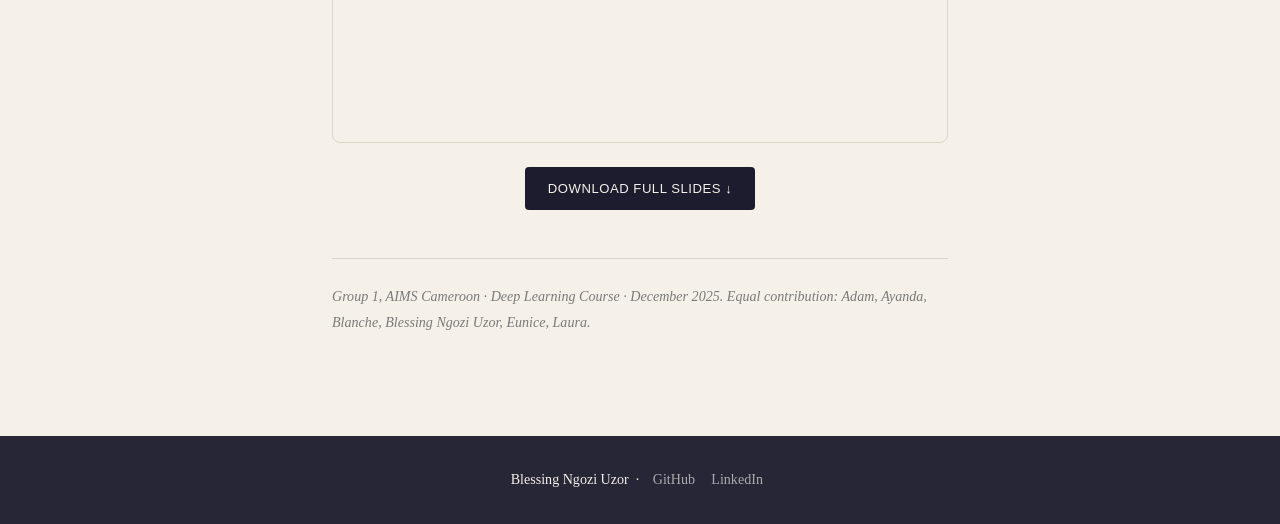
<file: projects/transformers.html>
<!DOCTYPE html>
<html lang="en">
<head>
    <meta charset="UTF-8">
    <meta name="viewport" content="width=device-width, initial-scale=1.0">
    <title>Transformers in Neural Networks — Blessing Ngozi Uzor</title>
    <link rel="stylesheet" href="../style.css">
    <style>
        .project-meta {
            display: flex;
            flex-wrap: wrap;
            gap: 0.5rem;
            margin: 1.5rem 0;
        }

        .meta-chip {
            background: var(--border);
            color: var(--dark);
            font-size: 0.78rem;
            font-family: Arial, sans-serif;
            padding: 0.3rem 0.75rem;
            border-radius: 20px;
            letter-spacing: 0.02em;
        }

        .meta-chip.accent {
            background: var(--dark);
            color: var(--cream);
        }

        .role-box {
            border-left: 3px solid var(--accent);
            padding: 1rem 1.25rem;
            margin: 2rem 0;
            background: rgba(139, 115, 85, 0.06);
        }

        .role-box p {
            margin: 0;
            font-size: 0.95rem;
            color: var(--text);
        }

        .role-box strong {
            color: var(--accent);
            font-family: Georgia, serif;
        }

        .limitation-grid {
            display: grid;
            grid-template-columns: repeat(3, 1fr);
            gap: 0.75rem;
            margin: 1.5rem 0;
        }

        .lim-card {
            border: 1px solid var(--border);
            border-radius: 6px;
            padding: 0.9rem 1rem;
            text-align: center;
        }

        .lim-card .lim-icon {
            font-size: 1.4rem;
            display: block;
            margin-bottom: 0.4rem;
        }

        .lim-card .lim-title {
            font-family: Georgia, serif;
            font-size: 0.88rem;
            color: var(--dark);
            display: block;
            margin-bottom: 0.25rem;
        }

        .lim-card .lim-desc {
            font-family: Arial, sans-serif;
            font-size: 0.78rem;
            color: var(--text);
        }

        .equation-box {
            background: var(--dark);
            color: var(--cream);
            border-radius: 6px;
            padding: 1.5rem 2rem;
            margin: 1.5rem 0;
            text-align: center;
            font-family: Georgia, serif;
        }

        .equation-box .eq-label {
            font-size: 0.75rem;
            font-family: Arial, sans-serif;
            letter-spacing: 0.08em;
            text-transform: uppercase;
            opacity: 0.65;
            display: block;
            margin-bottom: 0.75rem;
        }

        .equation-box .eq-text {
            font-size: 1.1rem;
            line-height: 1.8;
        }

        .equation-box .eq-note {
            margin-top: 0.75rem;
            font-size: 0.82rem;
            font-family: Arial, sans-serif;
            opacity: 0.75;
            display: block;
        }

        .config-grid {
            display: grid;
            grid-template-columns: 1fr 1fr;
            gap: 1rem;
            margin: 1.5rem 0;
        }

        .config-block {
            border: 1px solid var(--border);
            border-radius: 6px;
            padding: 1rem 1.1rem;
        }

        .config-block h4 {
            font-family: Arial, sans-serif;
            font-size: 0.72rem;
            letter-spacing: 0.08em;
            text-transform: uppercase;
            color: var(--accent);
            margin: 0 0 0.75rem 0;
        }

        .config-block table {
            width: 100%;
            font-size: 0.83rem;
            font-family: Arial, sans-serif;
            border-collapse: collapse;
        }

        .config-block td {
            padding: 0.22rem 0;
            color: var(--text);
        }

        .config-block td:first-child {
            color: var(--dark);
            width: 55%;
        }

        .results-row {
            display: grid;
            grid-template-columns: repeat(3, 1fr);
            gap: 1rem;
            margin: 1.5rem 0;
        }

        .result-stat {
            border-radius: 6px;
            padding: 1.25rem;
            text-align: center;
        }

        .result-stat.dark {
            background: var(--dark);
            color: var(--cream);
        }

        .result-stat.light {
            background: var(--border);
            color: var(--dark);
        }

        .result-stat .stat-number {
            font-size: 2rem;
            font-family: Georgia, serif;
            display: block;
            line-height: 1;
        }

        .result-stat .stat-label {
            font-size: 0.72rem;
            font-family: Arial, sans-serif;
            letter-spacing: 0.06em;
            text-transform: uppercase;
            opacity: 0.75;
            margin-top: 0.4rem;
            display: block;
        }

        .finding-box {
            background: var(--dark);
            color: var(--cream);
            border-radius: 6px;
            padding: 1.25rem 1.5rem;
            margin: 2rem 0;
            text-align: center;
        }

        .finding-box p {
            margin: 0;
            font-family: Georgia, serif;
            font-size: 1.05rem;
            line-height: 1.65;
        }

        .finding-box span {
            color: #c9b99a;
        }

        .slides-embed {
            margin: 2.5rem 0;
            border: 1px solid var(--border);
            border-radius: 8px;
            overflow: hidden;
        }

        .slides-embed embed {
            width: 100%;
            height: 520px;
            display: block;
        }

        .btn-download {
            display: inline-block;
            padding: 0.65rem 1.4rem;
            background: var(--dark);
            color: var(--cream);
            font-family: Arial, sans-serif;
            font-size: 0.82rem;
            letter-spacing: 0.04em;
            text-transform: uppercase;
            text-decoration: none;
            border-radius: 4px;
        }

        .btn-download:hover { opacity: 0.85; }

        @media (max-width: 600px) {
            .limitation-grid,
            .results-row,
            .config-grid { grid-template-columns: 1fr; }
        }
    </style>
</head>
<body>

    <header class="post-header">
        <div class="container">
            <a href="../index.html" class="back-link">&larr; Back to Perspectives</a>
            <h1>Transformers in Neural Networks</h1>
            <p class="subtitle">The architecture behind ChatGPT: building and evaluating a Transformer from scratch for sentiment analysis.</p>
        </div>
    </header>

    <article class="post-body">

        <div class="project-meta">
            <span class="meta-chip accent">Deep Learning</span>
            <span class="meta-chip">Transformers</span>
            <span class="meta-chip">Attention Mechanism</span>
            <span class="meta-chip">NLP</span>
            <span class="meta-chip">AIMS Cameroon &middot; Dec 2025</span>
        </div>

        <div class="role-box">
            <p><strong>My role:</strong> Equal contributor, Group 1. The project was a fully collaborative effort across all six team members: Adam, Ayanda, Blanche, Blessing, Eunice, and Laura.</p>
        </div>

        <h2>The Problem with What Came Before</h2>

        <p>Before Transformers, the dominant sequence models were RNNs and LSTMs. They worked. But they had three structural weaknesses that limited how far they could scale.</p>

        <div class="limitation-grid">
            <div class="lim-card">
                <span class="lim-icon">&#x23F3;</span>
                <span class="lim-title">Sequential Processing</span>
                <span class="lim-desc">Each token had to wait for the previous one. Training was slow and could not be parallelised.</span>
            </div>
            <div class="lim-card">
                <span class="lim-icon">&#x1F9E0;</span>
                <span class="lim-title">Memory Loss</span>
                <span class="lim-desc">Information from early in a sequence was compressed and often lost by the time the model reached the end.</span>
            </div>
            <div class="lim-card">
                <span class="lim-icon">&#x26D4;</span>
                <span class="lim-title">No Parallelisation</span>
                <span class="lim-desc">The sequential dependency made it impossible to take advantage of modern GPU hardware efficiently.</span>
            </div>
        </div>

        <p>The 2017 paper "Attention Is All You Need" (Vaswani et al.) replaced this entire paradigm. The key insight was that you do not need recurrence at all. Attention is enough.</p>

        <h2>The Core Innovation: Attention</h2>

        <p>The attention mechanism allows the model to look at every other token in the sequence simultaneously when processing any given token. It does this by computing a compatibility score between a query and a set of keys, then using those scores to weight the corresponding values.</p>

        <div class="equation-box">
            <span class="eq-label">Scaled Dot-Product Attention</span>
            <span class="eq-text">Attention(Q, K, V) = softmax( QK<sup>T</sup> / &radic;d<sub>k</sub> ) &times; V</span>
            <span class="eq-note">Q: what you are searching for &nbsp;&middot;&nbsp; K: what each token advertises &nbsp;&middot;&nbsp; V: what each token contains</span>
        </div>

        <p>Multi-head attention runs this mechanism in parallel across several independent heads. Each head learns to attend to different aspects of the input, whether syntax, semantics, or long-range dependencies. The outputs are concatenated and projected back to the model dimension.</p>

        <h2>Architecture and Configuration</h2>

        <p>The full Transformer stacks encoder and decoder blocks. The encoder reads the input and builds a contextual representation. The decoder generates the output, attending both to its own previous outputs and to the encoder's representation.</p>

        <p>For this project, we built a Transformer for a classification task: sentiment analysis on IMDB movie reviews. The architecture was trained from scratch with the following configuration.</p>

        <div class="config-grid">
            <div class="config-block">
                <h4>Model Architecture</h4>
                <table>
                    <tr><td>Embedding dimension</td><td>64</td></tr>
                    <tr><td>Attention heads</td><td>4</td></tr>
                    <tr><td>Feed-forward dimension</td><td>128</td></tr>
                    <tr><td>Vocabulary size</td><td>10,000</td></tr>
                    <tr><td>Max sequence length</td><td>200</td></tr>
                    <tr><td>Dropout rate</td><td>0.1</td></tr>
                </table>
            </div>
            <div class="config-block">
                <h4>Training Setup</h4>
                <table>
                    <tr><td>Dataset</td><td>IMDB Reviews</td></tr>
                    <tr><td>Training samples</td><td>25,000</td></tr>
                    <tr><td>Test samples</td><td>25,000</td></tr>
                    <tr><td>Batch size</td><td>64</td></tr>
                    <tr><td>Optimiser</td><td>Adam</td></tr>
                    <tr><td>Epochs</td><td>50</td></tr>
                </table>
            </div>
        </div>

        <h2>Results</h2>

        <div class="results-row">
            <div class="result-stat dark">
                <span class="stat-number">84.3%</span>
                <span class="stat-label">Transformer Accuracy</span>
            </div>
            <div class="result-stat light">
                <span class="stat-number">50.1%</span>
                <span class="stat-label">RNN Baseline</span>
            </div>
            <div class="result-stat dark">
                <span class="stat-number">+34pp</span>
                <span class="stat-label">Improvement over RNN</span>
            </div>
        </div>

        <p>The Transformer reached 84.3% test accuracy on binary sentiment classification. The RNN baseline scored 50.1%, close to random. The gap is not marginal. It reflects a structural difference: the Transformer can attend directly to any word in the review regardless of position. The RNN has to carry information about early words through every subsequent hidden state, and much of it does not survive.</p>

        <p>Training curves showed the Transformer converging cleanly across 50 epochs, with validation accuracy tracking training accuracy closely. No significant overfitting was observed, which the dropout layer helped prevent.</p>

        <div class="finding-box">
            <p><span>Attention</span> + <span>Parallelisation</span> + <span>Scale</span> = the architecture powering ChatGPT, BERT, Google Search, GitHub Copilot, and AlphaFold.</p>
        </div>

        <h2>Full Slides</h2>

        <div class="slides-embed">
            <embed src="transformers/transformers-slides.pdf" type="application/pdf">
        </div>

        <div style="text-align: center; margin-top: -1rem; margin-bottom: 2rem;">
            <a href="transformers/transformers-slides.pdf" class="btn-download" target="_blank" rel="noopener">Download Full Slides &darr;</a>
        </div>

        <p class="post-note">Group 1, AIMS Cameroon &middot; Deep Learning Course &middot; December 2025. Equal contribution: Adam, Ayanda, Blanche, Blessing Ngozi Uzor, Eunice, Laura.</p>

    </article>

    <footer>
        <div class="container">
            <p>
                Blessing Ngozi Uzor &nbsp;&middot;&nbsp;
                <a href="https://github.com/Ngozi-uzor" target="_blank" rel="noopener">GitHub</a>
                <a href="https://linkedin.com/in/uzor-blessing-ngozi-2a97b01a7" target="_blank" rel="noopener">LinkedIn</a>
            </p>
        </div>
    </footer>

</body>
</html>
</file>
<file: style.css>
:root {
    --cream: #F5F0E8;
    --cream-card: #FEFCF8;
    --dark: #1C1C2E;
    --accent: #8B7355;
    --text: #2C2C2C;
    --text-muted: #7A7A7A;
    --border: #DDD5C8;
}

* {
    margin: 0;
    padding: 0;
    box-sizing: border-box;
}

body {
    background-color: var(--cream);
    color: var(--text);
    font-family: 'Georgia', serif;
    line-height: 1.7;
}

/* ── Layout ── */
.container {
    max-width: 980px;
    margin: 0 auto;
    padding: 0 2rem;
}

/* ── Header ── */
header {
    background-color: var(--dark);
    color: var(--cream);
    padding: 4rem 0 3rem;
}

header h1 {
    font-size: 2.4rem;
    font-weight: normal;
    letter-spacing: 0.04em;
    margin-bottom: 0.5rem;
}

header .tagline {
    font-size: 1rem;
    opacity: 0.75;
    margin-bottom: 0.6rem;
}

header .bio {
    font-size: 0.9rem;
    opacity: 0.6;
    max-width: 540px;
    line-height: 1.6;
    margin-bottom: 1.2rem;
}

header .welcome {
    font-size: 1rem;
    opacity: 0.82;
    max-width: 580px;
    line-height: 1.8;
}

header .welcome a {
    color: var(--cream);
    opacity: 0.9;
    text-decoration: underline;
    text-underline-offset: 3px;
}

/* ── Main ── */
main {
    padding: 3.5rem 2rem 5rem;
    max-width: 980px;
    margin: 0 auto;
}

section {
    margin-bottom: 4rem;
}

/* ── Section titles ── */
.section-title {
    font-family: Arial, sans-serif;
    font-size: 0.75rem;
    font-weight: 700;
    letter-spacing: 0.18em;
    text-transform: uppercase;
    color: var(--accent);
    margin-bottom: 1.5rem;
    padding-bottom: 0.6rem;
    border-bottom: 1px solid var(--border);
}

/* ── Grid ── */
.grid {
    display: grid;
    grid-template-columns: repeat(3, 1fr);
    grid-auto-rows: 1fr;
    gap: 1.1rem;
    align-items: stretch;
}

.grid-papers {
    grid-template-columns: repeat(2, 1fr);
    grid-auto-rows: auto;
}

/* ── Cards ── */
.card {
    background-color: var(--cream-card);
    border: 1px solid var(--border);
    padding: 1.6rem;
    text-decoration: none;
    color: inherit;
    display: flex;
    flex-direction: column;
    gap: 0.5rem;
    transition: border-color 0.2s ease, box-shadow 0.2s ease;
}

a.card:hover {
    border-color: var(--dark);
    box-shadow: 0 2px 14px rgba(28, 28, 46, 0.09);
}

.card-number {
    font-family: Arial, sans-serif;
    font-size: 0.7rem;
    letter-spacing: 0.12em;
    color: var(--text-muted);
}

.read-time {
    letter-spacing: 0.04em;
    color: var(--accent);
    font-style: italic;
}

.card h3 {
    font-size: 1rem;
    font-weight: normal;
    line-height: 1.4;
    color: var(--dark);
}

.card p {
    font-size: 0.88rem;
    color: var(--text-muted);
    line-height: 1.55;
    flex: 1;
}

.tag {
    display: inline-block;
    font-family: Arial, sans-serif;
    font-size: 0.68rem;
    letter-spacing: 0.08em;
    text-transform: uppercase;
    color: var(--accent);
    border: 1px solid var(--border);
    padding: 0.2rem 0.45rem;
    width: fit-content;
}

.card.coming-soon {
    opacity: 0.55;
    cursor: default;
}

.soon-label {
    font-family: Arial, sans-serif;
    font-size: 0.68rem;
    letter-spacing: 0.1em;
    text-transform: uppercase;
    color: var(--text-muted);
    margin-top: 0.25rem;
}

/* ── Footer ── */
footer {
    background-color: var(--dark);
    color: var(--cream);
    text-align: center;
    padding: 2rem 0;
    font-size: 0.88rem;
    opacity: 0.95;
}

footer a {
    color: var(--cream);
    opacity: 0.65;
    text-decoration: none;
    margin: 0 0.4rem;
}

footer a:hover {
    opacity: 1;
}

/* ── Blog Post ── */
.post-header {
    background-color: var(--dark);
    color: var(--cream);
    padding: 3.5rem 0 3rem;
}

.back-link {
    display: inline-block;
    font-family: Arial, sans-serif;
    font-size: 0.8rem;
    letter-spacing: 0.07em;
    color: var(--cream);
    opacity: 0.55;
    text-decoration: none;
    margin-bottom: 2rem;
}

.back-link:hover {
    opacity: 1;
}

.post-header h1 {
    font-size: 1.9rem;
    font-weight: normal;
    line-height: 1.35;
    max-width: 620px;
    margin-bottom: 0.6rem;
}

.post-header .subtitle {
    font-size: 0.95rem;
    opacity: 0.65;
    max-width: 580px;
}

.post-body {
    max-width: 680px;
    margin: 0 auto;
    padding: 3rem 2rem 5rem;
}

.post-body h2 {
    font-family: 'Georgia', serif;
    font-size: 1.25rem;
    font-weight: normal;
    letter-spacing: 0;
    text-transform: none;
    color: var(--accent);
    margin: 2.75rem 0 1rem;
    padding-bottom: 0.5rem;
    border-bottom: 1px solid var(--border);
}

.post-body p {
    font-size: 1rem;
    line-height: 1.85;
    margin-bottom: 1.3rem;
    color: var(--text);
}

.post-body em {
    font-style: italic;
}

.post-body strong {
    color: var(--dark);
    font-weight: bold;
}

.post-body .post-note {
    font-size: 0.88rem;
    color: var(--text-muted);
    border-top: 1px solid var(--border);
    padding-top: 1.5rem;
    margin-top: 3rem;
    font-style: italic;
}

/* ── Responsive ── */
@media (max-width: 768px) {
    .grid {
        grid-template-columns: repeat(2, 1fr);
    }

    .grid-papers {
        grid-template-columns: 1fr;
    }

    header h1 {
        font-size: 1.9rem;
    }
}

@media (max-width: 520px) {
    .grid {
        grid-template-columns: 1fr;
    }

    header h1 {
        font-size: 1.65rem;
    }

    .post-header h1 {
        font-size: 1.5rem;
    }
}
</file>
